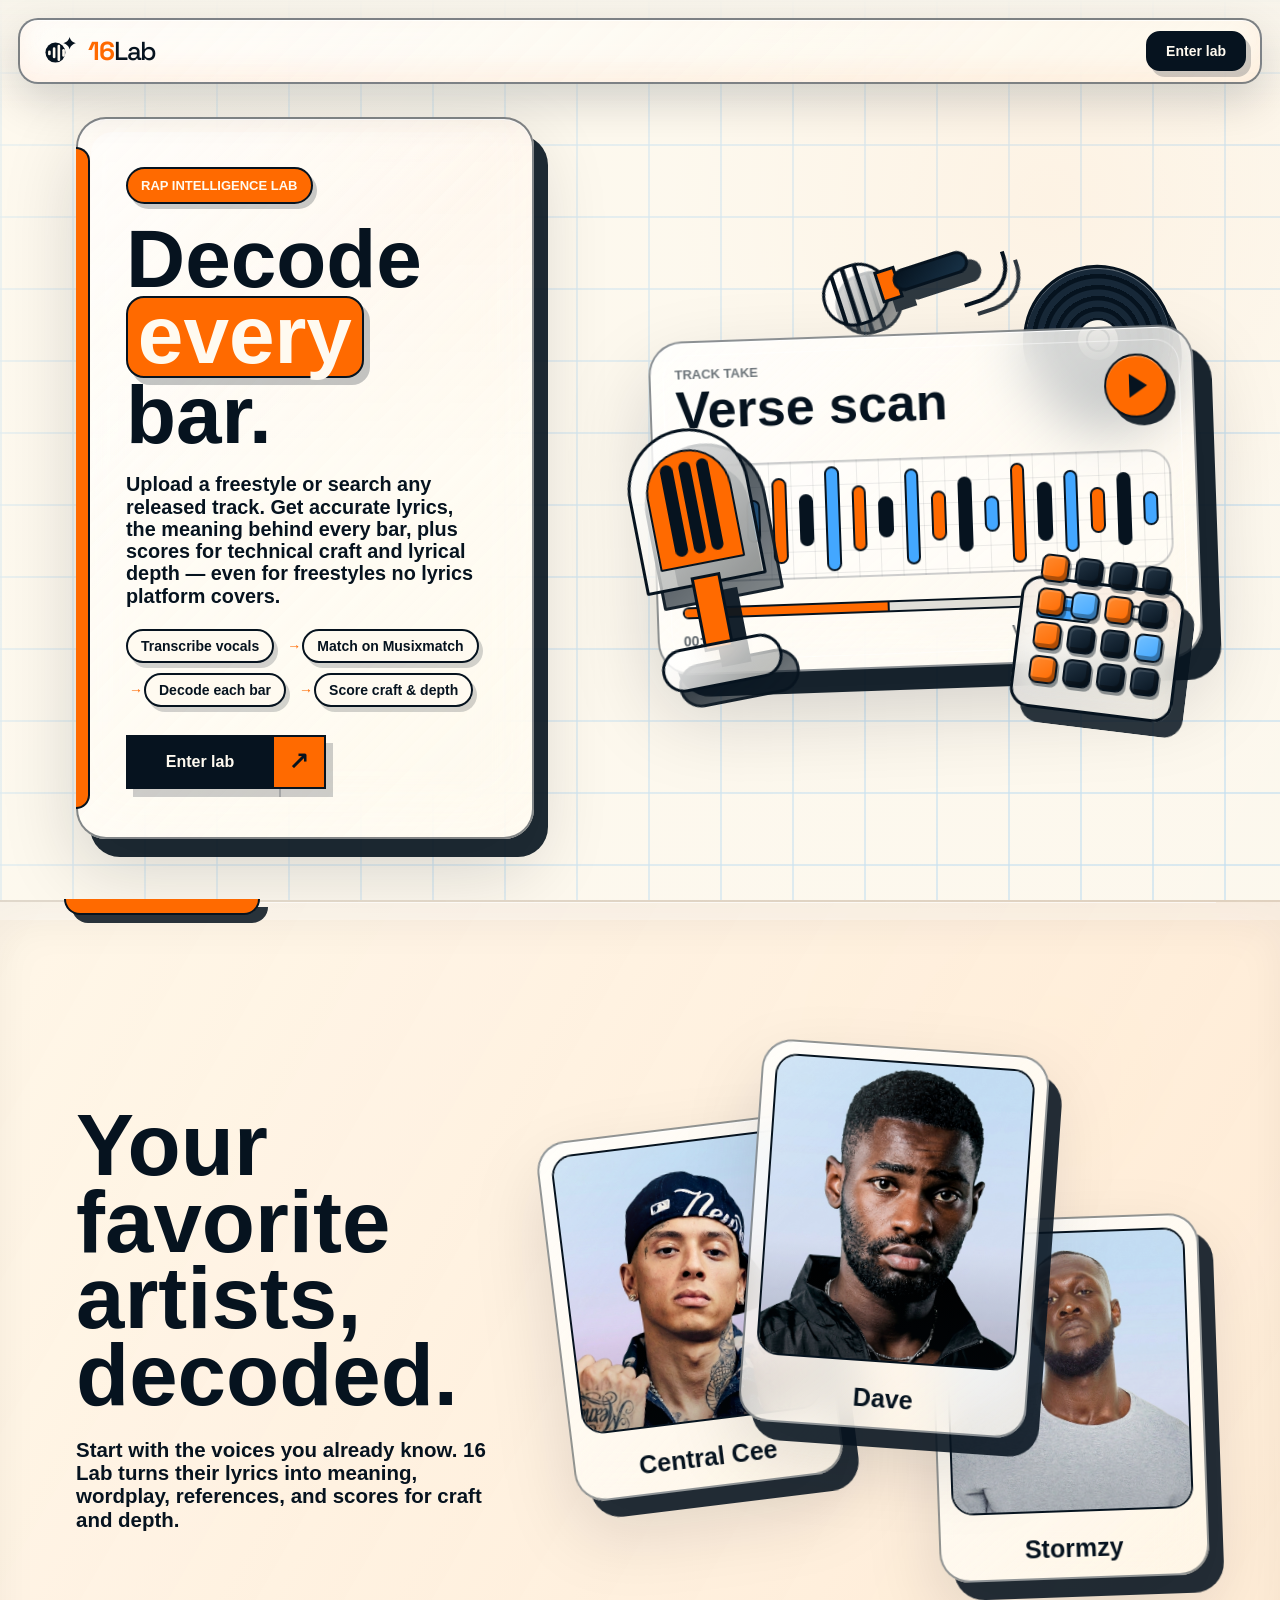
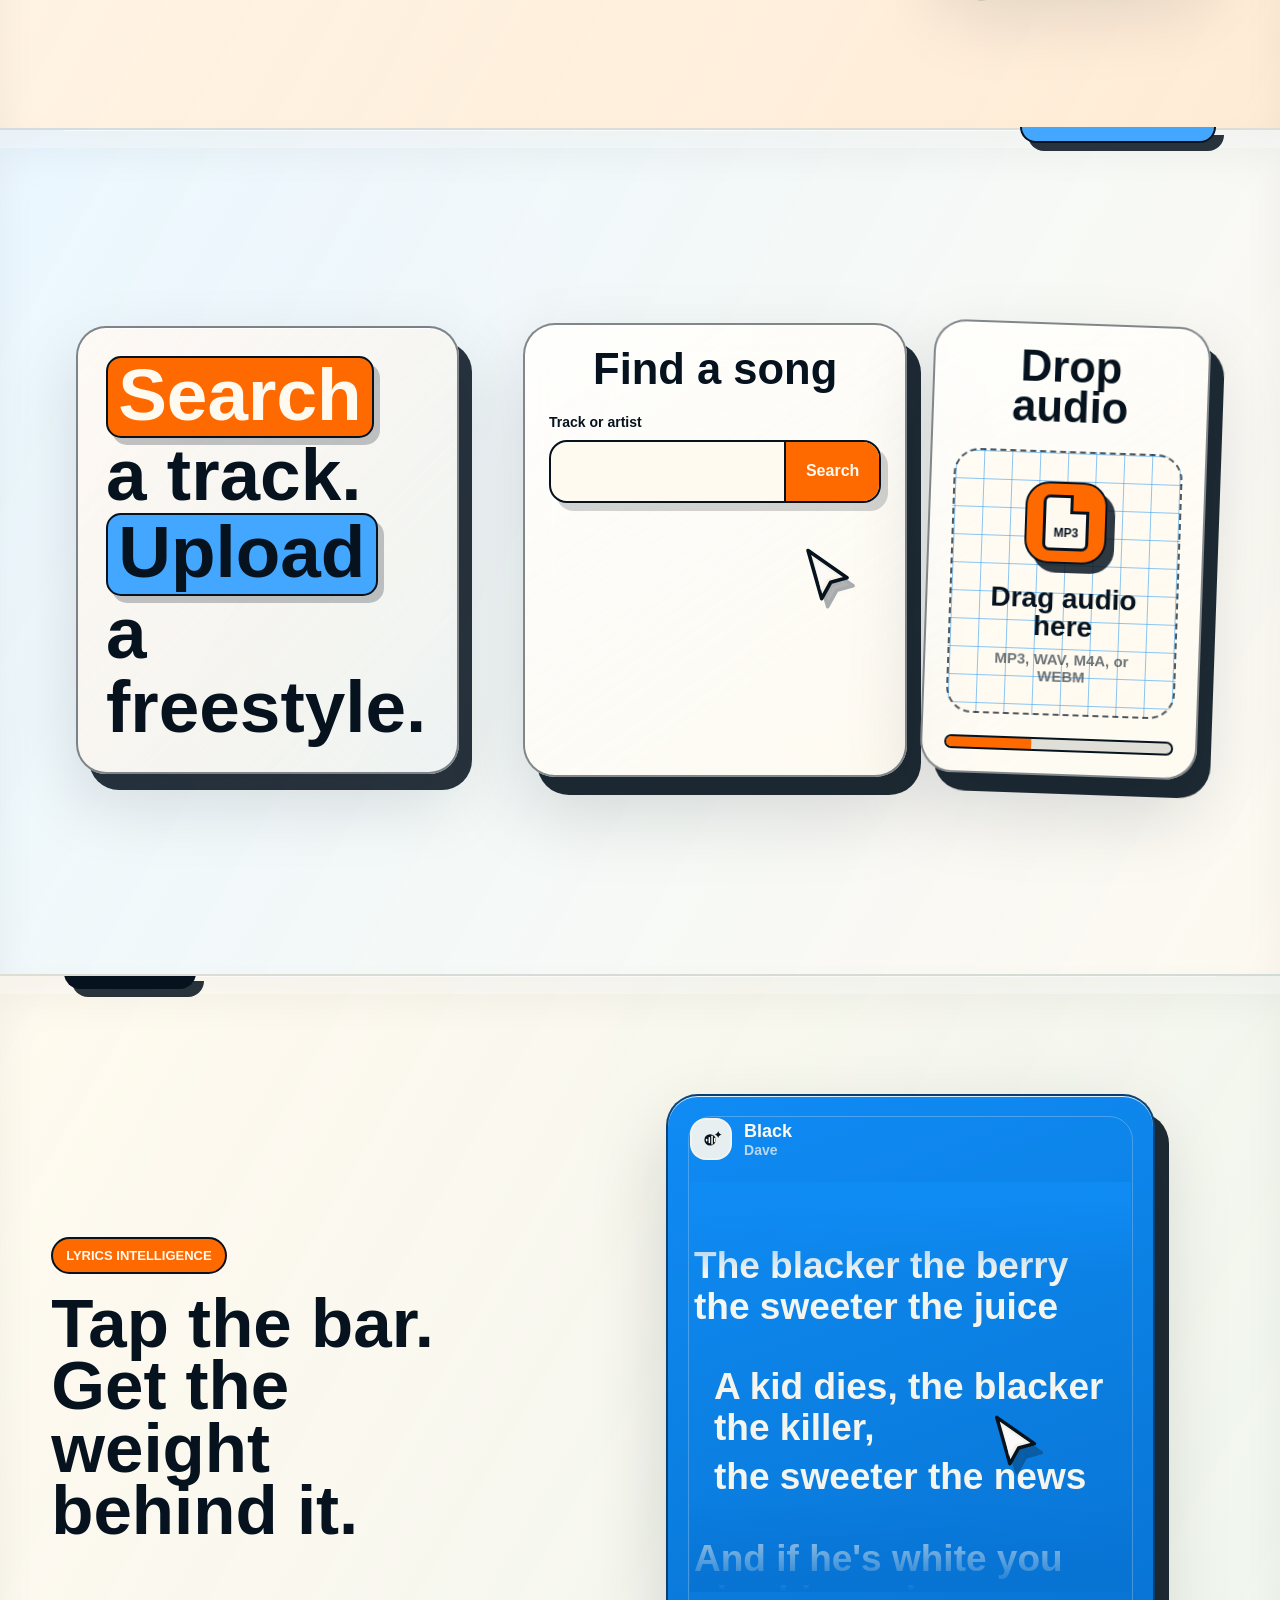
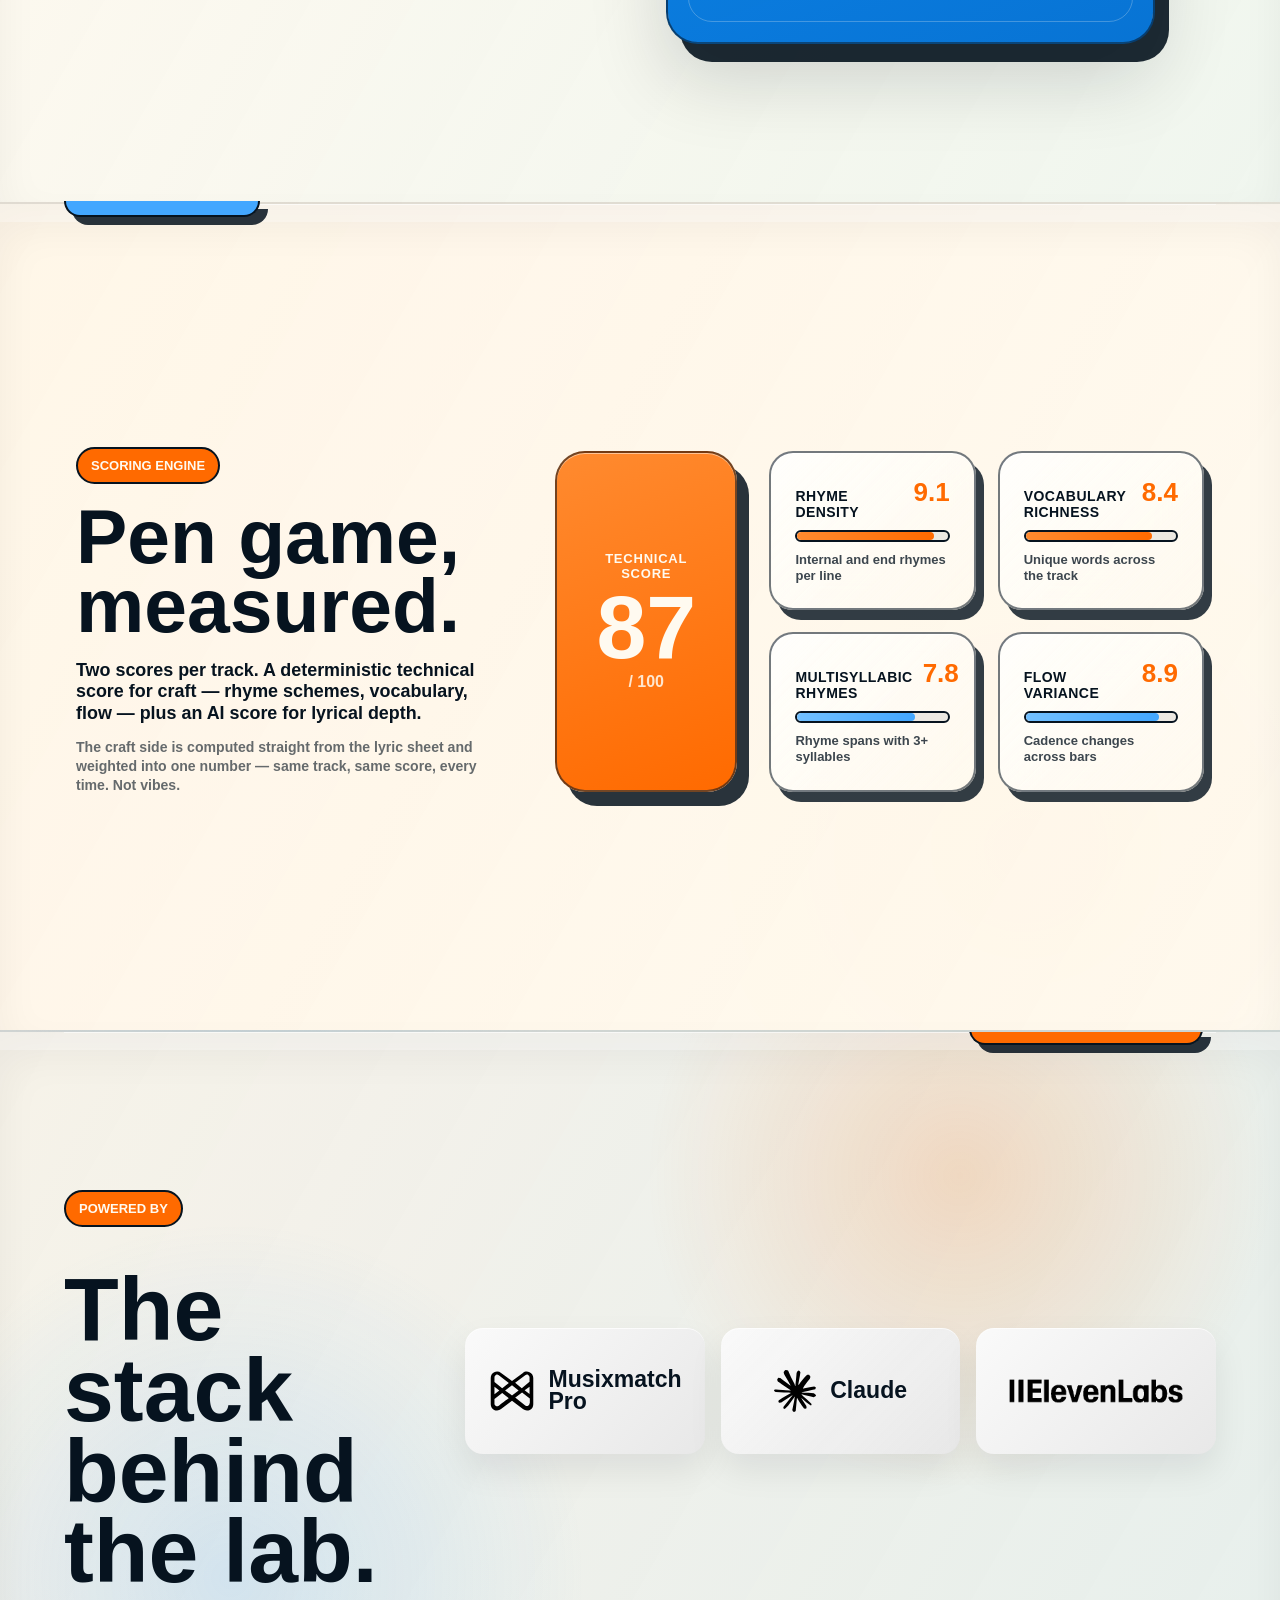
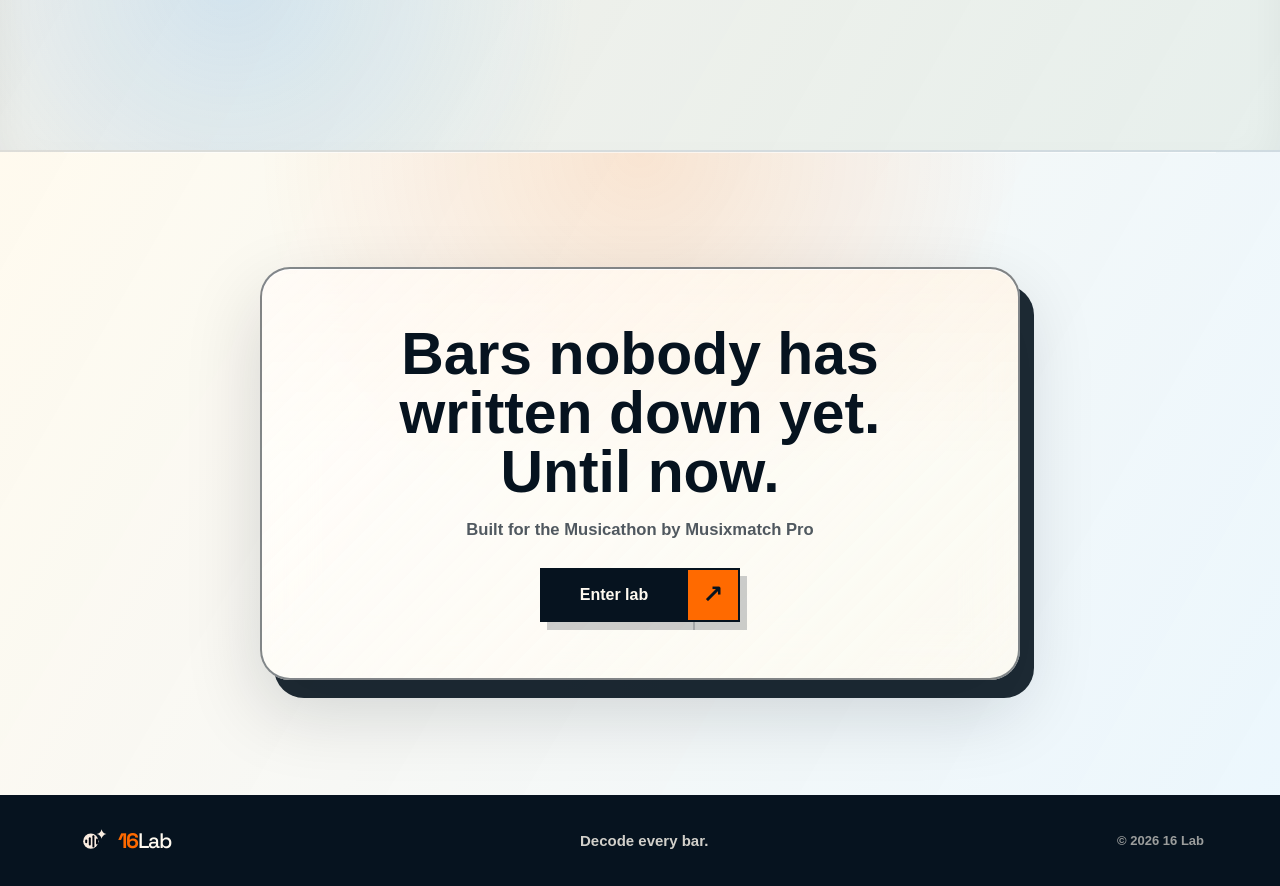
<file: index.html>
<!doctype html>
<html lang="en">
  <head>
    <meta charset="utf-8" />
    <meta name="viewport" content="width=device-width, initial-scale=1" />
    <title>16 Lab - Decode every bar</title>
    <meta
      name="description"
      content="16 Lab is a rap intelligence lab. Upload a freestyle or search any released track, get accurate lyrics, tap any bar for its meaning and wordplay, and see scores for craft and depth."
    />
    <meta property="og:title" content="16 Lab - Decode every bar" />
    <meta
      property="og:description"
      content="Lyrics, meaning, wordplay, and scores for craft and depth &mdash; including freestyles no lyrics platform covers."
    />
    <meta property="og:type" content="website" />
    <link rel="icon" type="image/svg+xml" href="./assets/16-lab-logo.svg" />
    <link rel="preconnect" href="https://fonts.googleapis.com" />
    <link rel="preconnect" href="https://fonts.gstatic.com" crossorigin />
    <link
      href="https://fonts.googleapis.com/css2?family=Space+Grotesk:wght@500;700&display=swap"
      rel="stylesheet"
    />
    <link rel="stylesheet" href="./styles.css?v=202606181205" />
    <meta property="og:url" content="https://16labs.xyz/" />
    <meta property="og:image" content="https://16labs.xyz/assets/og-card.png" />
    <meta property="og:image:width" content="1200" />
    <meta property="og:image:height" content="630" />
    <meta name="twitter:card" content="summary_large_image" />
    <meta name="twitter:title" content="16 Lab — Decode every bar" />
    <meta name="twitter:description" content="Lyrics, meaning, wordplay, and scores for craft and depth — including freestyles no lyrics platform covers." />
    <meta name="twitter:image" content="https://16labs.xyz/assets/og-card.png" />
  </head>
  <body>
    <main class="site-shell">
      <header class="topbar" aria-label="Site header">
        <div class="brand">
          <img src="./assets/16-lab-logo.svg" alt="16 Lab" />
          <span><strong>16</strong>Lab</span>
        </div>

        <a class="topbar-cta" href="/lab">Enter lab</a>
      </header>

      <section class="hero" aria-label="16 Lab introduction">
        <div class="hero-copy">
          <span class="hero-kicker">Rap intelligence lab</span>
          <h1 class="tagline">Decode <span class="tagline-accent">every</span> bar.</h1>
          <p class="summary">
            Upload a freestyle or search any released track. Get accurate
            lyrics, the meaning behind every bar, plus scores for technical craft and
            lyrical depth &mdash; even for freestyles no lyrics platform covers.
          </p>

          <ul class="hero-pipeline" aria-label="How it works">
            <li>Transcribe vocals</li>
            <li>Match on Musixmatch</li>
            <li>Decode each bar</li>
            <li>Score craft &amp; depth</li>
          </ul>

          <div class="hero-actions" aria-label="Primary actions">
            <a class="primary-action" href="/lab">Enter lab</a>
            <a class="icon-action" href="/lab" aria-label="Open lab">
              <span aria-hidden="true">&#8599;</span>
            </a>
          </div>
        </div>

        <div class="hero-art" id="preview" aria-label="16 Lab visual preview">
          <div class="art-stage">
            <article class="audio-card" aria-label="Audio analysis preview">
              <div class="audio-card-top">
                <div>
                  <span class="audio-kicker">Track take</span>
                  <strong>Verse scan</strong>
                </div>
                <button class="play-button" aria-label="Play preview">
                  <span></span>
                </button>
              </div>

              <div class="waveform" aria-hidden="true">
                <span style="--h: 28%"></span>
                <span style="--h: 54%"></span>
                <span style="--h: 38%"></span>
                <span style="--h: 76%"></span>
                <span style="--h: 46%"></span>
                <span style="--h: 92%"></span>
                <span style="--h: 58%"></span>
                <span style="--h: 36%"></span>
                <span style="--h: 84%"></span>
                <span style="--h: 44%"></span>
                <span style="--h: 66%"></span>
                <span style="--h: 32%"></span>
                <span style="--h: 88%"></span>
                <span style="--h: 52%"></span>
                <span style="--h: 72%"></span>
                <span style="--h: 40%"></span>
                <span style="--h: 64%"></span>
                <span style="--h: 30%"></span>
              </div>

              <div class="progress-rail" aria-hidden="true">
                <span></span>
              </div>

              <div class="audio-card-bottom">
                <span>00:16</span>
                <span>vocals transcribed</span>
              </div>
            </article>

            <div class="mic-figure" aria-hidden="true">
              <div class="mic-head">
                <span></span>
                <span></span>
                <span></span>
              </div>
              <div class="mic-neck"></div>
              <div class="mic-base"></div>
            </div>

            <div class="vinyl-disc" aria-hidden="true">
              <span></span>
            </div>
            <div class="stage-mic" aria-hidden="true">
              <span class="stage-mic-grille"></span>
              <span class="stage-mic-band"></span>
              <span class="stage-mic-handle"></span>
              <span class="stage-mic-cable"></span>
            </div>
            <div class="mpc-pad" aria-hidden="true">
              <div class="mpc-screen"></div>
              <div class="mpc-knobs">
                <span></span><span></span><span></span>
              </div>
              <div class="mpc-grid">
                <span></span><span></span><span></span><span></span>
                <span></span><span></span><span></span><span></span>
                <span></span><span></span><span></span><span></span>
                <span></span><span></span><span></span><span></span>
              </div>
            </div>
          </div>
        </div>
      </section>

      <section class="artists-section" id="artists" aria-label="Featured artists">
        <div class="artists-copy">
          <h2>Your favorite artists, decoded.</h2>
          <p>
            Start with the voices you already know. 16 Lab turns their lyrics
            into meaning, wordplay, references, and scores for craft and depth.
          </p>
        </div>

        <div class="artist-wall">
          <a class="artist-frame frame-dave" href="/results?q=Dave">
            <div class="portrait-wrap">
              <img src="./assets/artists/dave.png" alt="Dave portrait" />
            </div>
            <div class="artist-meta">
              <strong>Dave</strong>
            </div>
          </a>

          <a class="artist-frame frame-central" href="/results?q=Central+Cee">
            <div class="portrait-wrap">
              <img src="./assets/artists/central-cee.png" alt="Central Cee portrait" />
            </div>
            <div class="artist-meta">
              <strong>Central Cee</strong>
            </div>
          </a>

          <a class="artist-frame frame-stormzy" href="/results?q=Stormzy">
            <div class="portrait-wrap">
              <img src="./assets/artists/stormzy.png" alt="Stormzy portrait" />
            </div>
            <div class="artist-meta">
              <strong>Stormzy</strong>
            </div>
          </a>
        </div>
      </section>

      <section class="upload-flow-section" id="analyze" aria-label="Search or upload">
        <div class="demo-copy">
          <div class="headline-box">
            <h2>
              <span class="headline-chip search-chip">Search</span> a track.
              <span class="headline-chip upload-chip">Upload</span> a freestyle.
            </h2>
          </div>
        </div>

        <div class="input-lab">
          <article class="search-panel" aria-label="Search track">
            <div class="panel-head">
              <strong>Find a song</strong>
            </div>

            <label class="search-box">
              <span>Track or artist</span>
              <div class="search-field">
                <div class="typed-search" aria-label="Search track">
                  <span>Dave - Starlight</span>
                </div>
                <button type="button">Search</button>
              </div>
            </label>

            <div class="search-loading" aria-hidden="true">
              <span></span>
              <span></span>
              <span></span>
            </div>

            <article class="track-result" aria-label="Dave Starlight result">
              <img src="./assets/tracks/starlight-cover.jpg" alt="Starlight cover art" />
              <div class="track-info">
                <span class="result-label">Top match</span>
                <strong>Starlight</strong>
                <p>Dave · single</p>
                <div class="scan-state">
                  <span></span>
                  <small>preparing scan</small>
                </div>
              </div>
              <button type="button" aria-label="Select Starlight">
                <span></span>
              </button>
            </article>

            <div class="demo-cursor" aria-hidden="true">
              <span class="cursor-pulse"></span>
              <svg viewBox="0 0 64 64">
                <path class="cursor-shell" d="M10 5L53 35L35 40L25 58L10 5Z" />
                <path class="cursor-glint" d="M17 15L42 33L31 36L24 49L17 15Z" />
              </svg>
            </div>
          </article>

          <article class="upload-panel" aria-label="Upload audio">
            <div class="panel-head">
              <strong>Drop audio</strong>
            </div>

            <div class="dropzone" role="button" tabindex="0">
              <div class="upload-icon">
                <span>MP3</span>
              </div>
              <strong>Drag audio here</strong>
              <p>MP3, WAV, M4A, or WEBM</p>
            </div>

            <div class="upload-meter" aria-hidden="true">
              <span></span>
            </div>
          </article>
        </div>
      </section>

      <section class="lyrics-demo" id="decode" aria-label="Lyrics decode demo">
        <div class="decode-copy">
          <span class="section-kicker">Lyrics intelligence</span>
          <h2>Tap the bar. Get the weight behind it.</h2>
        </div>

        <div class="bar-lab" aria-label="Animated lyric analysis">
          <article class="lyric-sheet" aria-label="Black by Dave lyric excerpt">
            <div class="sheet-head">
              <img src="./assets/16-lab-logo.svg" alt="" />
              <div>
                <strong>Black</strong>
                <span>Dave</span>
              </div>
            </div>

            <div class="lyric-window">
              <div class="lyric-track">
                <p class="context-line">The blacker the berry the sweeter the juice</p>
                <button class="target-bar" type="button">
                  <span>A kid dies, the blacker the killer,</span>
                  <strong>the sweeter the news</strong>
                </button>
                <p>And if he's white you give him a chance</p>
                <p>He's ill and confused</p>
                <p>If he's black he's probably armed</p>
                <p>You see him and shoot</p>
                <p class="muted-line">Look, black is growin' up around the barbershop</p>
              </div>
            </div>

            <div class="bar-action" aria-hidden="true">
              <img src="./assets/16-lab-logo.svg" alt="" />
              <span>Decode bar</span>
            </div>

            <div class="lyrics-cursor" aria-hidden="true">
              <span class="lyric-cursor-pulse"></span>
              <svg viewBox="0 0 64 64">
                <path class="lyric-cursor-shell" d="M10 5L53 35L35 40L25 58L10 5Z" />
                <path class="lyric-cursor-glint" d="M17 15L42 33L31 36L24 49L17 15Z" />
              </svg>
            </div>
          </article>

          <article class="decode-card" aria-label="16 Lab lyric decode">
            <div class="decode-head">
              <img src="./assets/16-lab-logo.svg" alt="" />
              <span>16 Lab decode</span>
            </div>

            <div class="decode-body">
              <div class="meaning-block">
                <span class="decode-label">Meaning</span>
                <p>
                  Dave flips "the blacker the berry" into a line about media
                  bias. A Black killer makes the tragedy feel more clickable,
                  while whiteness gets softened into excuses like illness or
                  confusion.
                </p>
              </div>

              <div class="context-grid">
                <span>Race</span>
                <span>media framing</span>
                <span>public sympathy</span>
              </div>
            </div>
          </a>
        </div>
      </section>

      <section class="scores-section" id="scores" aria-label="Lyrical scoring engine">
        <div class="scores-copy">
          <span class="section-kicker">Scoring engine</span>
          <h2>Pen game, measured.</h2>
          <p>
            Two scores per track. A deterministic technical score for craft &mdash;
            rhyme schemes, vocabulary, flow &mdash; plus an AI score for lyrical depth.
          </p>
          <p class="scores-method">
            The craft side is computed straight from the lyric sheet and weighted into
            one number &mdash; same track, same score, every time. Not vibes.
          </p>
        </div>

        <div class="score-board" aria-label="Example track metrics">
          <div class="score-overall">
            <span class="score-overall-label">Technical score</span>
            <strong>87</strong>
            <span class="score-overall-scale">/ 100</span>
          </div>

          <ul class="score-metrics">
            <li>
              <div class="metric-head">
                <span>Rhyme density</span>
                <strong>9.1</strong>
              </div>
              <div class="metric-rail"><span style="--w: 91%"></span></div>
              <p>Internal and end rhymes per line</p>
            </li>
            <li>
              <div class="metric-head">
                <span>Vocabulary richness</span>
                <strong>8.4</strong>
              </div>
              <div class="metric-rail"><span style="--w: 84%"></span></div>
              <p>Unique words across the track</p>
            </li>
            <li>
              <div class="metric-head">
                <span>Multisyllabic rhymes</span>
                <strong>7.8</strong>
              </div>
              <div class="metric-rail metric-rail-blue"><span style="--w: 78%"></span></div>
              <p>Rhyme spans with 3+ syllables</p>
            </li>
            <li>
              <div class="metric-head">
                <span>Flow variance</span>
                <strong>8.9</strong>
              </div>
              <div class="metric-rail metric-rail-blue"><span style="--w: 89%"></span></div>
              <p>Cadence changes across bars</p>
            </li>
          </ul>
        </div>
      </section>

      <section class="powered-section" id="stack" aria-label="Powered by integrations">
        <div class="powered-copy">
          <span class="section-kicker">Powered by</span>
          <h2>The stack behind the lab.</h2>
        </div>

        <div class="powered-float" aria-label="16 Lab integration logos">
          <article class="power-logo power-logo-musixmatch">
            <img src="./assets/partners/musixmatch-icon.svg" alt="Musixmatch Pro" />
            <span>Musixmatch Pro</span>
          </article>
          <article class="power-logo power-logo-claude">
            <img src="./assets/partners/si-claude.svg" alt="Claude" />
            <span>Claude</span>
          </article>
          <article class="power-logo power-logo-eleven">
            <img src="./assets/partners/elevenlabs-mono.png" alt="ElevenLabs" />
          </article>

        </div>
      </section>

      <section class="closing-section" aria-label="Call to action">
        <div class="closing-card">
          <h2>Bars nobody has written down yet.<br />Until now.</h2>
          <p>
            Built for the Musicathon by Musixmatch Pro
          </p>
          <div class="hero-actions" aria-label="Closing actions">
            <a class="primary-action" href="/lab">Enter lab</a>
            <a class="icon-action" href="/lab" aria-label="Open lab">
              <span aria-hidden="true">&#8599;</span>
            </a>
          </div>
        </div>
      </section>

      <footer class="site-footer" aria-label="Site footer">
        <div class="footer-brand">
          <img src="./assets/16-lab-logo.svg" alt="" />
          <span><strong>16</strong>Lab</span>
        </div>
        <p>Decode every bar.</p>
        <span class="footer-note">&copy; 2026 16 Lab</span>
      </footer>
    </main>
  </body>
</html>
</file>
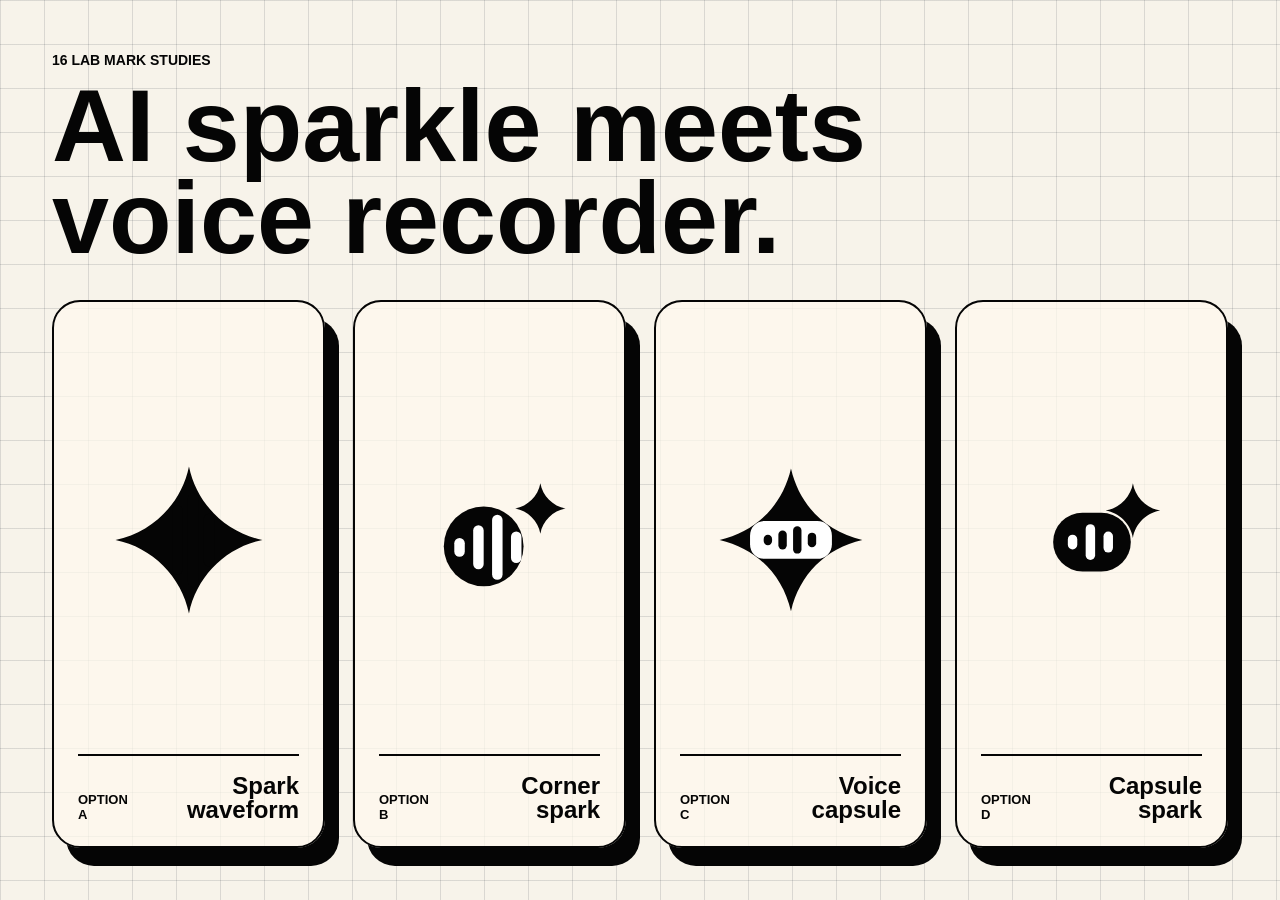
<file: logo.html>
<!doctype html>
<html lang="en">
  <head>
    <meta charset="utf-8" />
    <meta name="viewport" content="width=device-width, initial-scale=1" />
    <title>16 Lab Logo Explorations</title>
    <link rel="stylesheet" href="./logo.css" />
  </head>
  <body>
    <main class="logo-page">
      <section class="intro">
        <p>16 Lab mark studies</p>
        <h1>AI sparkle meets voice recorder.</h1>
      </section>

      <section class="logo-grid" aria-label="Logo options">
        <article class="logo-card">
          <div class="logo-mark">
            <svg viewBox="0 0 160 160" role="img" aria-label="16 Lab logo option one">
              <path d="M80 10C87 45 115 73 150 80C115 87 87 115 80 150C73 115 45 87 10 80C45 73 73 45 80 10Z" />
              <rect x="64" y="47" width="10" height="66" rx="5" />
              <rect x="79" y="35" width="10" height="90" rx="5" />
              <rect x="94" y="55" width="10" height="50" rx="5" />
            </svg>
          </div>
          <div class="logo-label">
            <span>Option A</span>
            <strong>Spark waveform</strong>
          </div>
        </article>

        <article class="logo-card">
          <div class="logo-mark">
            <svg viewBox="0 0 160 160" role="img" aria-label="16 Lab logo option two">
              <circle cx="74" cy="86" r="38" />
              <rect x="46" y="78" width="10" height="18" rx="5" fill="#fff" />
              <rect x="64" y="66" width="10" height="42" rx="5" fill="#fff" />
              <rect x="82" y="56" width="10" height="62" rx="5" fill="#fff" />
              <rect x="100" y="72" width="10" height="30" rx="5" fill="#fff" />
              <path d="M128 26C130 38 140 48 152 50C140 52 130 62 128 74C126 62 116 52 104 50C116 48 126 38 128 26Z" />
            </svg>
          </div>
          <div class="logo-label">
            <span>Option B</span>
            <strong>Corner spark</strong>
          </div>
        </article>

        <article class="logo-card">
          <div class="logo-mark">
            <svg viewBox="0 0 160 160" role="img" aria-label="16 Lab logo option three">
              <path d="M80 12C88 47 113 72 148 80C113 88 88 113 80 148C72 113 47 88 12 80C47 72 72 47 80 12Z" />
              <path d="M55 62H105C113 62 119 68 119 76V84C119 92 113 98 105 98H55C47 98 41 92 41 84V76C41 68 47 62 55 62Z" fill="#fff" />
              <rect x="54" y="75" width="8" height="10" rx="4" />
              <rect x="68" y="71" width="8" height="18" rx="4" />
              <rect x="82" y="67" width="8" height="26" rx="4" />
              <rect x="96" y="73" width="8" height="14" rx="4" />
            </svg>
          </div>
          <div class="logo-label">
            <span>Option C</span>
            <strong>Voice capsule</strong>
          </div>
        </article>

        <article class="logo-card">
          <div class="logo-mark">
            <svg viewBox="0 0 160 160" role="img" aria-label="16 Lab logo option four">
              <rect x="43" y="54" width="74" height="56" rx="28" />
              <rect x="57" y="75" width="9" height="14" rx="4.5" fill="#fff" />
              <rect x="74" y="65" width="9" height="34" rx="4.5" fill="#fff" />
              <rect x="91" y="72" width="9" height="20" rx="4.5" fill="#fff" />
              <path d="M119 26C121 39 132 50 145 52C132 54 121 65 119 78C117 65 106 54 93 52C106 50 117 39 119 26Z" />
            </svg>
          </div>
          <div class="logo-label">
            <span>Option D</span>
            <strong>Capsule spark</strong>
          </div>
        </article>
      </section>
    </main>
  </body>
</html>
</file>
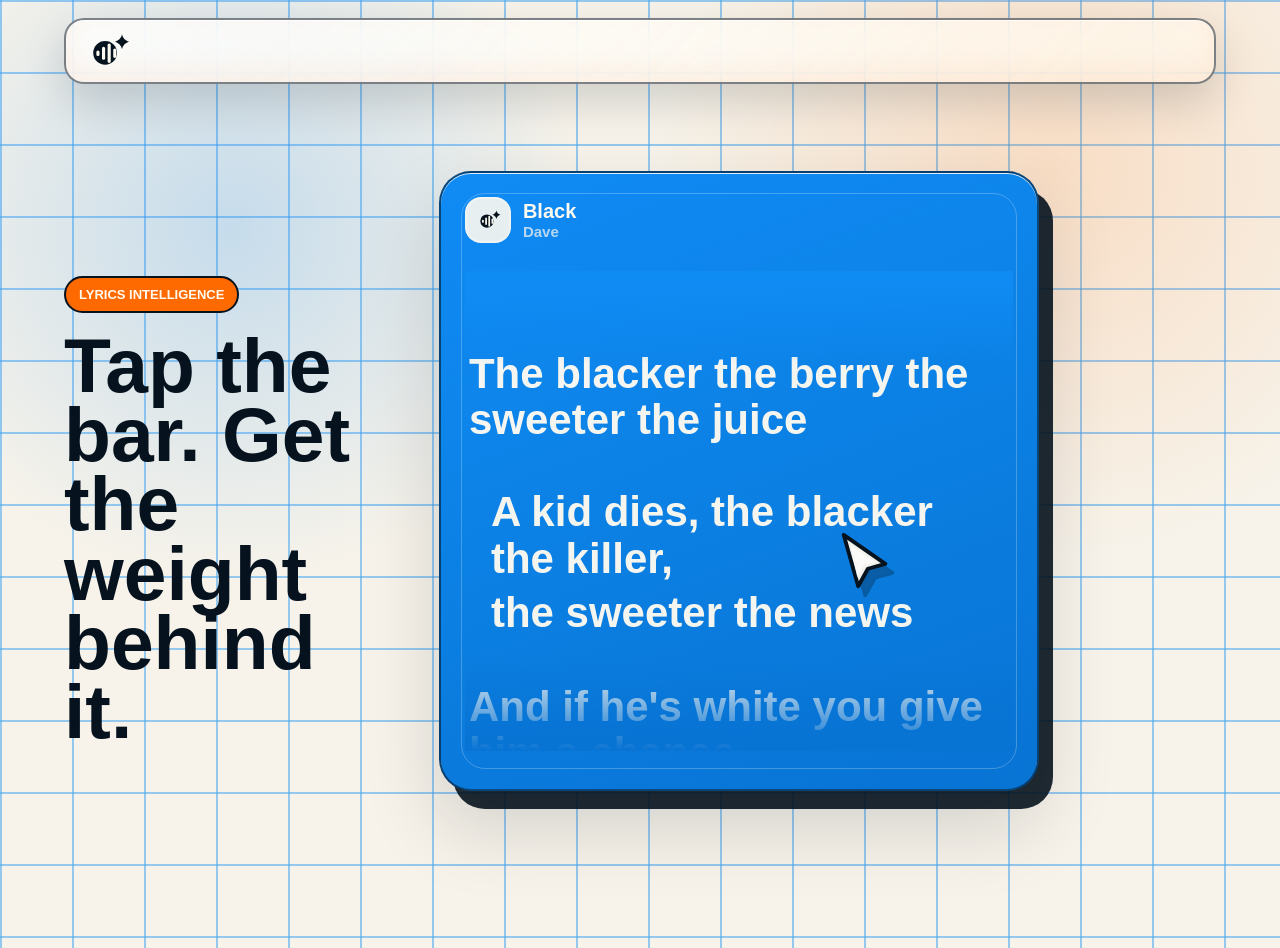
<file: lyrics-demo.html>
<!doctype html>
<html lang="en">
  <head>
    <meta charset="utf-8" />
    <meta name="viewport" content="width=device-width, initial-scale=1" />
    <title>16 Lab - Lyrics Decode Demo</title>
    <link rel="stylesheet" href="./lyrics-demo.css" />
  </head>
  <body>
    <main class="lyrics-page">
      <header class="demo-nav">
        <img src="./assets/16-lab-logo.svg" alt="16 Lab" />
      </header>

      <section class="lyrics-demo" aria-label="Lyrics decode demo">
        <div class="decode-copy">
          <span class="section-kicker">Lyrics intelligence</span>
          <h1>Tap the bar. Get the weight behind it.</h1>
        </div>

        <div class="bar-lab" aria-label="Animated lyric analysis">
          <article class="lyric-sheet" aria-label="Black by Dave lyric excerpt">
            <div class="sheet-head">
              <img src="./assets/16-lab-logo.svg" alt="" />
              <div>
                <strong>Black</strong>
                <span>Dave</span>
              </div>
            </div>

            <div class="lyric-window">
              <div class="lyric-track">
                <p class="context-line">The blacker the berry the sweeter the juice</p>
                <button class="target-bar" type="button">
                  <span>A kid dies, the blacker the killer,</span>
                  <strong>the sweeter the news</strong>
                </button>
                <p>And if he's white you give him a chance</p>
                <p>He's ill and confused</p>
                <p>If he's black he's probably armed</p>
                <p>You see him and shoot</p>
                <p class="muted-line">Look, black is growin' up around the barbershop</p>
              </div>
            </div>

            <div class="bar-action" aria-hidden="true">
              <img src="./assets/16-lab-logo.svg" alt="" />
              <span>Decode bar</span>
            </div>

            <div class="lyrics-cursor" aria-hidden="true">
              <span class="cursor-pulse"></span>
              <svg viewBox="0 0 64 64">
                <path class="cursor-shell" d="M10 5L53 35L35 40L25 58L10 5Z" />
                <path class="cursor-glint" d="M17 15L42 33L31 36L24 49L17 15Z" />
              </svg>
            </div>
          </article>

          <article class="decode-card" aria-label="16 Lab lyric decode">
            <div class="decode-head">
              <img src="./assets/16-lab-logo.svg" alt="" />
              <span>16 Lab decode</span>
            </div>

            <div class="decode-body">
              <div class="meaning-block">
                <span class="decode-label">Meaning</span>
                <p>
                  Dave flips "the blacker the berry" into a line about media
                  bias. A Black killer makes the tragedy feel more clickable,
                  while whiteness gets softened into excuses like illness or
                  confusion.
                </p>
              </div>

              <div class="context-grid">
                <span>Race</span>
                <span>media framing</span>
                <span>public sympathy</span>
              </div>
            </div>
          </article>
        </div>
      </section>
    </main>
  </body>
</html>
</file>
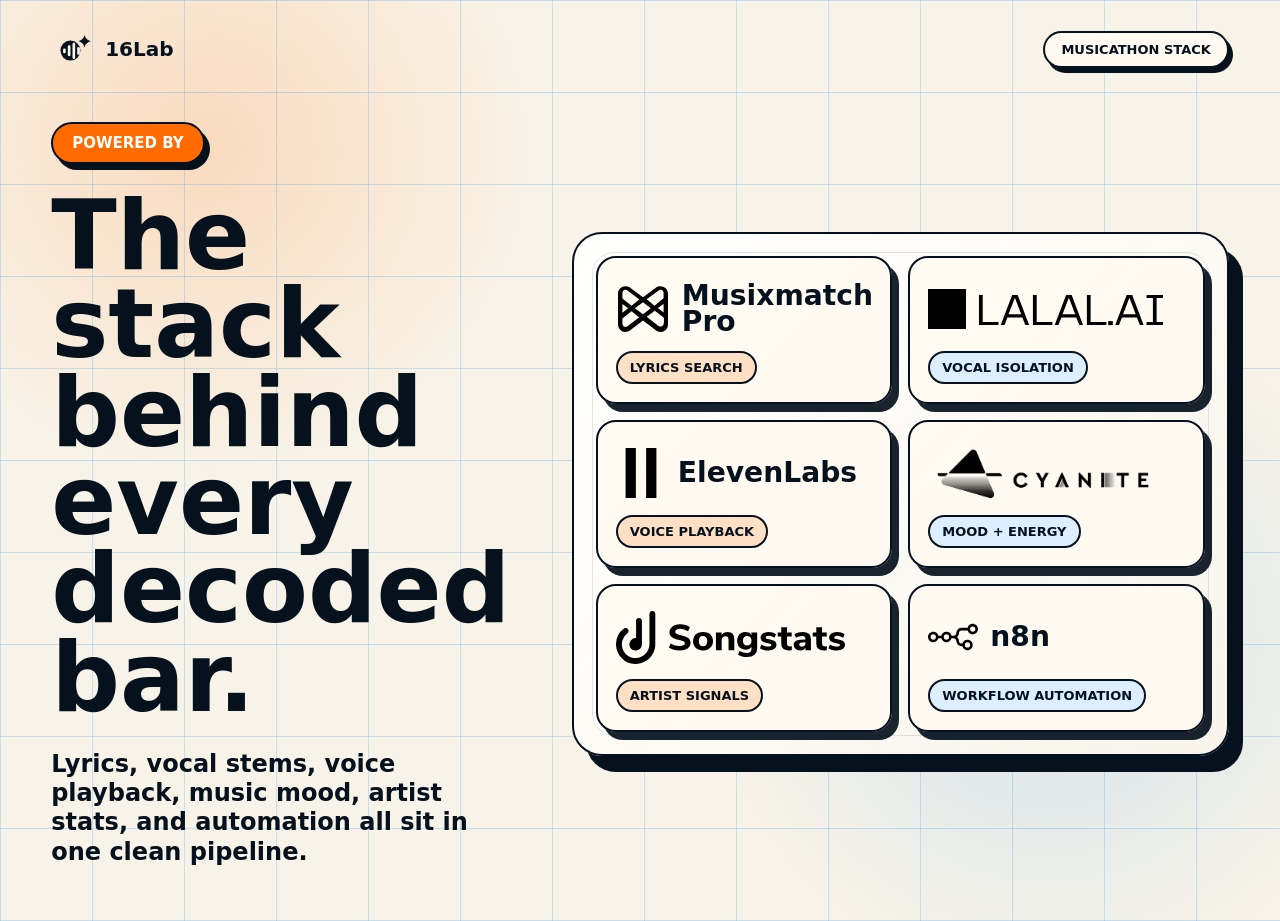
<file: powered-demo.html>
<!DOCTYPE html>
<html lang="en">
  <head>
    <meta charset="UTF-8" />
    <meta name="viewport" content="width=device-width, initial-scale=1.0" />
    <title>16Lab - Powered by</title>
    <link rel="stylesheet" href="powered-demo.css" />
  </head>
  <body>
    <main class="powered-page">
      <nav class="topbar" aria-label="16Lab">
        <a class="brand" href="./index.html" aria-label="16Lab home">
          <img src="./assets/16-lab-logo.svg" alt="" />
          <span>16Lab</span>
        </a>
        <span class="nav-pill">Musicathon stack</span>
      </nav>

      <section class="powered-hero" aria-labelledby="powered-title">
        <div class="copy">
          <p class="eyebrow">Powered by</p>
          <h1 id="powered-title">The stack behind every decoded bar.</h1>
          <p class="intro">
            Lyrics, vocal stems, voice playback, music mood, artist stats, and automation all sit in one clean pipeline.
          </p>
        </div>

        <div class="stack-panel" aria-label="16Lab integration partners">
          <article class="partner-card partner-card--wide">
            <div class="logo-row musixmatch-logo">
              <img src="./assets/partners/musixmatch-icon.svg" alt="Musixmatch Pro" />
              <strong>Musixmatch Pro</strong>
            </div>
            <span>lyrics search</span>
          </article>

          <article class="partner-card">
            <div class="logo-row lalal-logo">
              <img src="./assets/partners/lalal-mark-black.svg" alt="" />
              <img src="./assets/partners/lalal-word-black.svg" alt="LALAL.AI" />
            </div>
            <span>vocal isolation</span>
          </article>

          <article class="partner-card">
            <div class="logo-row eleven-logo">
              <img src="./assets/partners/si-elevenlabs.svg" alt="ElevenLabs" />
              <strong>ElevenLabs</strong>
            </div>
            <span>voice playback</span>
          </article>

          <article class="partner-card">
            <div class="logo-row cyanite-logo">
              <img src="./assets/partners/cyanite-logo-black-full.png" alt="Cyanite" />
            </div>
            <span>mood + energy</span>
          </article>

          <article class="partner-card">
            <div class="logo-row songstats-logo">
              <img src="./assets/partners/songstats.svg" alt="Songstats" />
            </div>
            <span>artist signals</span>
          </article>

          <article class="partner-card">
            <div class="logo-row n8n-logo">
              <img src="./assets/partners/si-n8n.svg" alt="n8n" />
              <strong>n8n</strong>
            </div>
            <span>workflow automation</span>
          </article>
        </div>
      </section>
    </main>
  </body>
</html>
</file>
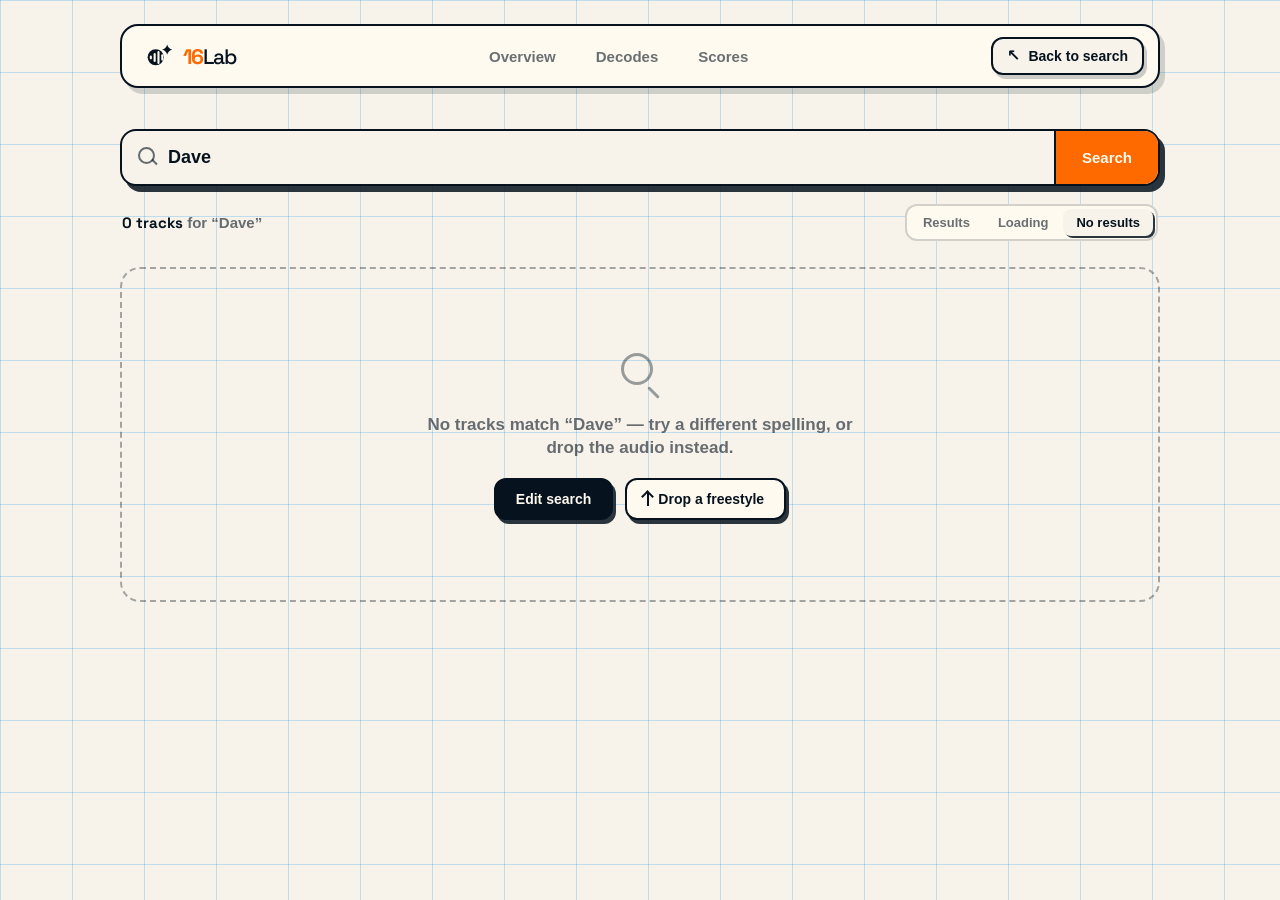
<file: results.html>
<!doctype html>
<html lang="en">
  <head>
    <meta charset="utf-8" />
    <meta name="viewport" content="width=device-width, initial-scale=1" />
    <title>16 Lab — Search results</title>
    <meta name="description" content="Search results for any track, artist, or freestyle. Pick a track to decode it bar by bar." />
    <link rel="icon" type="image/svg+xml" href="./assets/16-lab-logo.svg" />
    <link rel="preconnect" href="https://fonts.googleapis.com" />
    <link rel="preconnect" href="https://fonts.gstatic.com" crossorigin />
    <link
      href="https://fonts.googleapis.com/css2?family=Space+Grotesk:wght@500;700&display=swap"
      rel="stylesheet"
    />
    <link rel="stylesheet" href="./lab.css?v=202606172150" />
    <meta property="og:title" content="16 Lab — Search results" />
    <meta property="og:description" content="Search results for any track, artist, or freestyle. Pick a track to decode it bar by bar." />
    <meta property="og:type" content="website" />
    <meta property="og:url" content="https://16labs.xyz/results" />
    <meta property="og:image" content="https://16labs.xyz/assets/og-card.png" />
    <meta property="og:image:width" content="1200" />
    <meta property="og:image:height" content="630" />
    <meta name="twitter:card" content="summary_large_image" />
    <meta name="twitter:title" content="16 Lab — Search results" />
    <meta name="twitter:description" content="Search results for any track, artist, or freestyle. Pick a track to decode it bar by bar." />
    <meta name="twitter:image" content="https://16labs.xyz/assets/og-card.png" />
  </head>
  <body>
    <div class="lab-shell" data-screen-label="Search results">
      <header class="lab-topbar" aria-label="App header">
        <a class="brand" href="/">
          <img src="./assets/16-lab-logo.svg" alt="16 Lab" />
          <span><strong>16</strong>Lab</span>
        </a>

        <nav class="lab-nav" aria-label="App navigation">
          <a href="/lab">Overview</a>
          <a href="/decodes">Decodes</a>
          <a href="/scores">Scores</a>
        </nav>

        <a class="back-link" href="/lab">
          <span aria-hidden="true">&#8598;</span>
          Back to search
        </a>
      </header>

      <main class="lab-main results-main">
        <section class="results-section" aria-label="Search results">
          <form class="results-search" id="searchForm" aria-label="Refine your search">
            <div class="search-field results-field">
              <span class="search-glyph" aria-hidden="true"></span>
              <input
                id="lab-search"
                type="search"
                value="Dave"
                placeholder="Search any track, artist, or freestyle&hellip;"
                autocomplete="off"
                aria-label="Search the catalog"
              />
              <button type="submit">Search</button>
            </div>
          </form>

          <div class="results-bar">
            <p class="results-count" id="resultsCount">
              <strong>7 tracks</strong> for &ldquo;Dave&rdquo;
            </p>
            <div class="state-switch" role="group" aria-label="Preview page state">
              <button type="button" class="state-pill is-active" data-state="results">Results</button>
              <button type="button" class="state-pill" data-state="loading">Loading</button>
              <button type="button" class="state-pill" data-state="empty">No results</button>
            </div>
          </div>

          <!-- Results list -->
          <ol class="results-list" id="resultsList">
          </ol>

          <!-- Loading skeleton -->
          <ol class="results-skeleton" id="resultsSkeleton" hidden aria-hidden="true">
            <li class="skel-row">
              <span class="skel-art"></span>
              <span class="skel-info">
                <span class="skel-line skel-line-title"></span>
                <span class="skel-line skel-line-artist"></span>
              </span>
              <span class="skel-badge"></span>
              <span class="skel-time"></span>
              <span class="skel-btn"></span>
            </li>
            <li class="skel-row">
              <span class="skel-art"></span>
              <span class="skel-info">
                <span class="skel-line skel-line-title"></span>
                <span class="skel-line skel-line-artist"></span>
              </span>
              <span class="skel-badge"></span>
              <span class="skel-time"></span>
              <span class="skel-btn"></span>
            </li>
            <li class="skel-row">
              <span class="skel-art"></span>
              <span class="skel-info">
                <span class="skel-line skel-line-title"></span>
                <span class="skel-line skel-line-artist"></span>
              </span>
              <span class="skel-badge"></span>
              <span class="skel-time"></span>
              <span class="skel-btn"></span>
            </li>
            <li class="skel-row">
              <span class="skel-art"></span>
              <span class="skel-info">
                <span class="skel-line skel-line-title"></span>
                <span class="skel-line skel-line-artist"></span>
              </span>
              <span class="skel-badge"></span>
              <span class="skel-time"></span>
              <span class="skel-btn"></span>
            </li>
            <li class="skel-row">
              <span class="skel-art"></span>
              <span class="skel-info">
                <span class="skel-line skel-line-title"></span>
                <span class="skel-line skel-line-artist"></span>
              </span>
              <span class="skel-badge"></span>
              <span class="skel-time"></span>
              <span class="skel-btn"></span>
            </li>
          </ol>

          <!-- No results -->
          <div class="results-empty" id="resultsEmpty" hidden>
            <span class="empty-glyph" aria-hidden="true"></span>
            <p class="empty-line">No tracks match &ldquo;<span id="emptyQuery">xyzzy</span>&rdquo; &mdash; try a different spelling, or drop the audio instead.</p>
            <div class="empty-actions">
              <button class="empty-action empty-action-search" type="button">Edit search</button>
              <a class="empty-action empty-action-upload" href="/lab#upload">
                <span class="up-arrow" aria-hidden="true"></span>
                Drop a freestyle
              </a>
            </div>
          </div>
        </section>
      </main>
    </div>

    <script>
      (function () {
        var list    = document.getElementById("resultsList");
        var skeleton= document.getElementById("resultsSkeleton");
        var empty   = document.getElementById("resultsEmpty");
        var count   = document.getElementById("resultsCount");
        var input   = document.getElementById("lab-search");
        var form    = document.getElementById("searchForm");
        var emptyQuery = document.getElementById("emptyQuery");
        var pills   = Array.prototype.slice.call(document.querySelectorAll(".state-pill"));

        var params = new URLSearchParams(window.location.search);
        var q = (params.get("q") || "").trim();
        if (q) input.value = q;

        function esc(s) { return String(s).replace(/&/g,"&amp;").replace(/</g,"&lt;").replace(/>/g,"&gt;"); }
        function fmt(sec) { var m=Math.floor(sec/60),s=Math.floor(sec%60); return m+":"+(s<10?"0":"")+s; }

        function show(state, n) {
          list.hidden     = state !== "results";
          skeleton.hidden = state !== "loading";
          empty.hidden    = state !== "empty";
          var qh = esc(input.value || "");
          if (state === "loading") count.innerHTML = "<strong>Searching</strong> for “" + qh + "”…";
          else if (state === "empty") { count.innerHTML = "<strong>0 tracks</strong> for “" + qh + "”"; emptyQuery.textContent = input.value || ""; }
          else count.innerHTML = "<strong>" + (n||0) + " track" + ((n||0)!==1?"s":"") + "</strong> for “" + qh + "”";
          pills.forEach(function(p){ p.classList.toggle("is-active", p.getAttribute("data-state")===state); });
        }

        function rowHTML(t) {
          var href = "/decode?id=" + encodeURIComponent(t.id);
          var art  = t.coverUrl
            ? '<span class="result-art"><img src="'+esc(t.coverUrl)+'" alt="'+esc(t.title)+' artwork" loading="lazy" /></span>'
            : '<span class="result-art cover-ph" aria-hidden="true"></span>';
          var dur  = t.durationSec ? fmt(t.durationSec) : "";
          return (
            '<li class="result-row">'+
              '<a class="result-hit" href="'+href+'" aria-label="Decode '+esc(t.title)+' by '+esc(t.artist)+'">'+
                art+
                '<span class="result-info">'+
                  '<strong class="result-title">'+esc(t.title)+'</strong>'+
                  '<span class="result-artist">'+esc(t.artist)+'</span>'+
                '</span>'+
              '</a>'+
              '<span class="result-badge">'+
                '<img src="./assets/partners/musixmatch-icon.svg" alt="" aria-hidden="true" />'+
                'Lyrics · Musixmatch'+
              '</span>'+
              (dur?'<span class="result-time">'+dur+'</span>':'')+
              '<a class="decode-btn" href="'+href+'">Decode</a>'+
            '</li>'
          );
        }

        function doSearch(query) {
          if (!query) { show("empty", 0); return; }
          show("loading");
          fetch("/api/search?q=" + encodeURIComponent(query))
            .then(function(r){ return r.ok ? r.json() : Promise.reject(r.status); })
            .then(function(data) {
              var results = data.results || [];
              if (!results.length) { show("empty", 0); return; }
              list.innerHTML = results.map(rowHTML).join("");
              show("results", results.length);
            })
            .catch(function() { show("empty", 0); });
        }

        // Dev pills (manual state preview)
        pills.forEach(function(p){ p.addEventListener("click", function(){ show(p.getAttribute("data-state")); }); });

        // Search form: navigate to results page with new query
        form.addEventListener("submit", function(e) {
          e.preventDefault();
          var newQ = (input.value || "").trim();
          if (!newQ) return;
          window.location.href = "/results?q=" + encodeURIComponent(newQ);
        });

        // Empty-state edit button
        var editBtn = document.querySelector(".empty-action-search");
        if (editBtn) editBtn.addEventListener("click", function(){ show("results"); input.focus(); input.select(); });

        // Init
        if (q) doSearch(q);
        else    show("empty", 0);
      })();
    </script>
  </body>
</html>
</file>
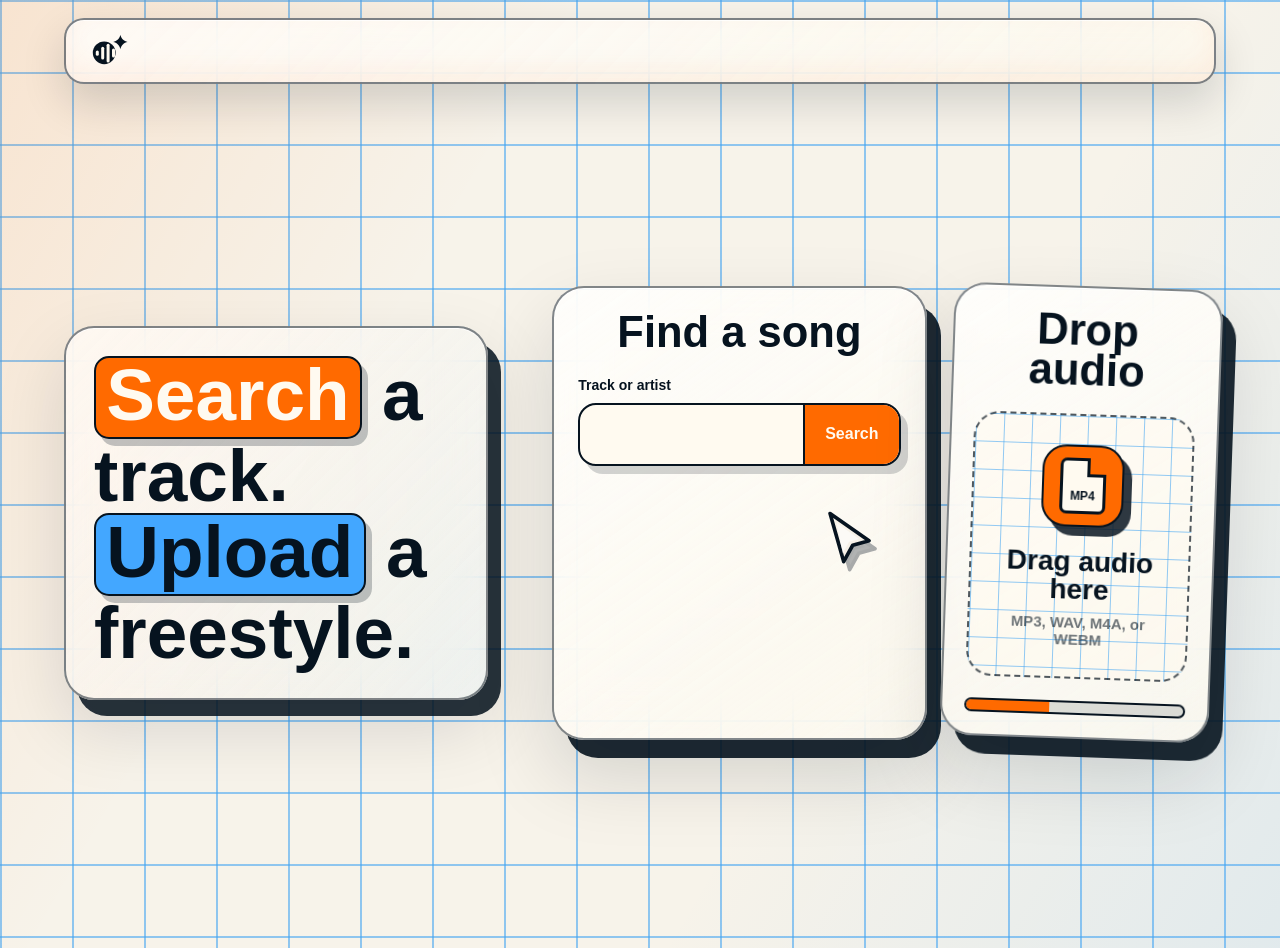
<file: upload-demo.html>
<!doctype html>
<html lang="en">
  <head>
    <meta charset="utf-8" />
    <meta name="viewport" content="width=device-width, initial-scale=1" />
    <title>16 Lab - Upload/Search Demo</title>
    <link rel="stylesheet" href="./upload-demo.css" />
  </head>
  <body>
    <main class="upload-page">
      <header class="demo-nav">
        <img src="./assets/16-lab-logo.svg" alt="16 Lab" />
      </header>

      <section class="demo-hero" aria-label="Upload or search">
        <div class="demo-copy">
          <div class="headline-box">
            <h1>
              <span class="headline-chip search-chip">Search</span> a track.
              <span class="headline-chip upload-chip">Upload</span> a freestyle.
            </h1>
          </div>
        </div>

        <div class="input-lab">
          <article class="search-panel" aria-label="Search track">
            <div class="panel-head">
              <strong>Find a song</strong>
            </div>

            <label class="search-box">
              <span>Track or artist</span>
              <div class="search-field">
                <div class="typed-search" aria-label="Search track">
                  <span>Dave - Starlight</span>
                </div>
                <button type="button">Search</button>
              </div>
            </label>

            <div class="search-loading" aria-hidden="true">
              <span></span>
              <span></span>
              <span></span>
            </div>

            <article class="track-result" aria-label="Dave Starlight result">
              <img src="./assets/tracks/starlight-cover.jpg" alt="Starlight cover art" />
              <div class="track-info">
                <span class="result-label">Top match</span>
                <strong>Starlight</strong>
                <p>Dave · single</p>
                <div class="scan-state">
                  <span></span>
                  <small>preparing scan</small>
                </div>
              </div>
              <button type="button" aria-label="Select Starlight">
                <span></span>
              </button>
            </article>

            <div class="demo-cursor" aria-hidden="true">
              <span class="cursor-pulse"></span>
              <svg viewBox="0 0 64 64">
                <path class="cursor-shell" d="M10 5L53 35L35 40L25 58L10 5Z" />
                <path class="cursor-glint" d="M17 15L42 33L31 36L24 49L17 15Z" />
              </svg>
            </div>
          </article>

          <article class="upload-panel" aria-label="Upload audio">
            <div class="panel-head">
              <strong>Drop audio</strong>
            </div>

            <div class="dropzone" role="button" tabindex="0">
              <div class="upload-icon">
                <span>MP4</span>
              </div>
              <strong>Drag audio here</strong>
              <p>MP3, WAV, M4A, or WEBM</p>
            </div>

            <div class="upload-meter" aria-hidden="true">
              <span></span>
            </div>
          </article>
        </div>
      </section>
    </main>
  </body>
</html>
</file>
<file: styles.css>
:root {
  --ink: #06131f;
  --paper: #f7f3ea;
  --paper-glass: rgba(255, 250, 239, 0.58);
  --line: rgba(66, 164, 242, 0.62);
  --line-soft: rgba(6, 19, 31, 0.08);
  --orange: #ff6a00;
  --blue: #43a7ff;
  --cream: #fffaf0;
  --border: #06131f;
}

* {
  box-sizing: border-box;
}

html {
  min-height: 100%;
  background: var(--paper);
  overflow-x: hidden;
}

body {
  min-height: 100vh;
  margin: 0;
  /* Page-level guard: a single oversized preview card can never create a
     sideways-scrolling page (see .hero / .upload-flow-section / .lyrics-demo). */
  overflow-x: hidden;
  max-width: 100%;
  color: var(--ink);
  font-family:
    "Helvetica Neue", Arial, ui-sans-serif, system-ui, -apple-system, BlinkMacSystemFont, "Segoe UI",
    sans-serif;
  background:
    linear-gradient(115deg, rgba(255, 250, 239, 0.62), rgba(255, 250, 239, 0) 34% 66%, rgba(255, 250, 239, 0.72)),
    linear-gradient(155deg, rgba(255, 106, 0, 0.1), transparent 28% 72%, rgba(67, 167, 255, 0.1)),
    linear-gradient(var(--line) 2px, transparent 2px),
    linear-gradient(90deg, var(--line) 2px, transparent 2px),
    var(--paper);
  background-size: 100% 100%, 100% 100%, 72px 72px, 72px 72px, 100% 100%;
  letter-spacing: 0;
}

a,
button {
  color: inherit;
  font: inherit;
}

a {
  text-decoration: none;
}

.site-shell {
  min-height: 100vh;
  position: relative;
  overflow: hidden;
}

.site-shell::before {
  content: "";
  position: fixed;
  top: 0;
  left: 0;
  right: 0;
  height: 108px;
  z-index: 9;
  pointer-events: none;
  background: linear-gradient(
    180deg,
    rgba(247, 243, 234, 0.94) 0%,
    rgba(247, 243, 234, 0.6) 55%,
    rgba(247, 243, 234, 0) 100%
  );
}

.topbar {
  position: fixed;
  top: 18px;
  left: 18px;
  right: 18px;
  z-index: 10;
  display: flex;
  align-items: center;
  justify-content: space-between;
  gap: 18px;
  min-height: 66px;
  border: 2px solid rgba(6, 19, 31, 0.52);
  border-radius: 20px;
  background:
    linear-gradient(135deg, rgba(255, 255, 255, 0.64), rgba(255, 250, 239, 0.32)),
    rgba(255, 250, 239, 0.54);
  box-shadow:
    inset 0 1px 0 rgba(255, 255, 255, 0.75),
    inset 0 -12px 26px rgba(255, 106, 0, 0.07),
    0 18px 44px rgba(6, 19, 31, 0.16);
  backdrop-filter: blur(24px) saturate(1.42);
}

.brand {
  display: flex;
  align-items: center;
  gap: 10px;
  padding: 0 16px;
}

.brand img {
  width: 42px;
  height: 42px;
  display: block;
}

.brand span {
  font-family: "Space Grotesk", "Helvetica Neue", Arial, sans-serif;
  font-size: 26px;
  line-height: 1;
  font-weight: 500;
  letter-spacing: -0.045em;
}

.brand span strong {
  font-weight: 700;
  color: var(--orange);
}

.site-shell > section {
  position: relative;
}

.site-shell > section + section {
  border-top: 2px solid rgba(6, 19, 31, 0.12);
}

.site-shell > section + section::after {
  content: "";
  position: absolute;
  left: clamp(22px, 5vw, 76px);
  right: clamp(22px, 5vw, 76px);
  top: 0;
  height: 1px;
  background: rgba(255, 255, 255, 0.62);
  pointer-events: none;
}

.hero {
  min-height: 100vh;
  display: grid;
  /* min(0) on the visual column so the grid never demands more than the
     viewport (the floating .audio-card is absolute + capped on its own). */
  grid-template-columns: minmax(360px, 0.85fr) minmax(0, 1.15fr);
  gap: clamp(24px, 4vw, 64px);
  align-items: center;
  padding: 98px clamp(24px, 6vw, 76px) 42px;
  overflow-x: clip;
}

.hero-copy {
  position: relative;
  z-index: 3;
  max-width: 560px;
  padding: clamp(26px, 4vw, 48px);
  border: 2px solid rgba(6, 19, 31, 0.5);
  border-radius: 30px;
  background:
    linear-gradient(135deg, rgba(255, 255, 255, 0.7), rgba(255, 250, 239, 0.28)),
    linear-gradient(180deg, rgba(255, 106, 0, 0.08), transparent 48%),
    rgba(255, 250, 239, 0.62);
  box-shadow:
    inset 0 1px 0 rgba(255, 255, 255, 0.9),
    inset 0 -26px 62px rgba(255, 255, 255, 0.16),
    14px 18px 0 rgba(6, 19, 31, 0.9),
    0 30px 76px rgba(6, 19, 31, 0.16);
  backdrop-filter: blur(28px) saturate(1.34);
}

.hero-copy::before {
  content: "";
  position: absolute;
  inset: 13px;
  z-index: -1;
  border-radius: 22px;
  background: linear-gradient(135deg, rgba(255, 255, 255, 0.5), transparent 42%);
  pointer-events: none;
}

.hero-copy::after {
  content: "";
  position: absolute;
  left: -2px;
  top: 28px;
  bottom: 28px;
  width: 12px;
  border: 2px solid var(--border);
  border-left: 0;
  border-radius: 0 999px 999px 0;
  background: var(--orange);
}

h1 {
  margin: 0;
  color: var(--ink);
  font-size: clamp(88px, 11vw, 150px);
  line-height: 0.84;
  font-weight: 700;
}

.tagline {
  margin: 0;
  font-size: clamp(54px, 6.4vw, 94px);
  line-height: 0.9;
  font-weight: 700;
}

.summary {
  max-width: 500px;
  margin: 22px 0 0;
  font-size: clamp(17px, 1.55vw, 21px);
  line-height: 1.12;
  font-weight: 600;
}

.hero-actions {
  display: flex;
  align-items: stretch;
  margin-top: 28px;
}

.primary-action,
.icon-action {
  min-height: 54px;
  display: inline-flex;
  align-items: center;
  justify-content: center;
  border: 2px solid var(--border);
  font-size: 16px;
  font-weight: 700;
  box-shadow: 7px 8px 0 rgba(6, 19, 31, 0.2);
}

.primary-action {
  min-width: 148px;
  color: var(--cream);
  background: var(--ink);
}

.icon-action {
  width: 54px;
  margin-left: -2px;
  background: var(--orange);
}

.icon-action span {
  font-size: 25px;
  line-height: 1;
}

.hero-art {
  position: relative;
  min-width: 0;
  min-height: min(650px, calc(100vh - 150px));
  display: grid;
  place-items: center;
}

.art-stage {
  position: relative;
  width: min(760px, 100%);
  aspect-ratio: 1.28;
}

.audio-card {
  position: absolute;
  right: 1%;
  top: 20%;
  z-index: 3;
  width: min(660px, 88%);
  min-height: 286px;
  padding: 24px;
  border: 2px solid rgba(6, 19, 31, 0.46);
  border-radius: 34px;
  background:
    linear-gradient(140deg, rgba(255, 255, 255, 0.78), rgba(255, 250, 239, 0.28)),
    rgba(255, 250, 239, 0.52);
  box-shadow:
    inset 0 1px 0 rgba(255, 255, 255, 0.95),
    inset 0 -22px 58px rgba(255, 255, 255, 0.18),
    18px 22px 0 rgba(6, 19, 31, 0.92),
    0 38px 86px rgba(6, 19, 31, 0.18);
  backdrop-filter: blur(28px) saturate(1.38);
  transform: rotate(-2deg);
  transition: transform 220ms ease, box-shadow 220ms ease, border-color 220ms ease;
}

.audio-card:hover {
  transform: rotate(-2deg) translateY(-5px);
  box-shadow:
    inset 0 1px 0 rgba(255, 255, 255, 0.95),
    inset 0 -22px 58px rgba(255, 255, 255, 0.18),
    18px 28px 0 rgba(6, 19, 31, 0.92),
    0 42px 94px rgba(6, 19, 31, 0.2);
  border-color: rgba(6, 19, 31, 0.68);
}

.audio-card::before {
  content: "";
  position: absolute;
  inset: 12px;
  border: 1px solid rgba(255, 255, 255, 0.48);
  border-radius: 25px;
  pointer-events: none;
}

.audio-card-top,
.audio-card-bottom {
  position: relative;
  z-index: 2;
  display: flex;
  justify-content: space-between;
  align-items: center;
  gap: 18px;
}

.audio-kicker {
  display: block;
  margin-bottom: 5px;
  color: rgba(6, 19, 31, 0.58);
  font-size: 13px;
  font-weight: 700;
  text-transform: uppercase;
}

.audio-card strong {
  display: block;
  font-size: clamp(30px, 4.2vw, 52px);
  line-height: 0.92;
  font-weight: 700;
}

.play-button {
  width: 64px;
  height: 64px;
  display: grid;
  place-items: center;
  border: 2px solid var(--border);
  border-radius: 50%;
  background: var(--orange);
  box-shadow:
    inset 0 1px 0 rgba(255, 255, 255, 0.5),
    7px 8px 0 rgba(6, 19, 31, 0.9);
  cursor: pointer;
  transition: transform 160ms ease, box-shadow 160ms ease, background 160ms ease;
}

.play-button:hover {
  transform: translate(-2px, -2px);
  background: #ff7b1f;
  box-shadow:
    inset 0 1px 0 rgba(255, 255, 255, 0.5),
    9px 10px 0 rgba(6, 19, 31, 0.9);
}

.play-button:active {
  transform: translate(3px, 4px);
  box-shadow:
    inset 0 2px 8px rgba(6, 19, 31, 0.28),
    3px 4px 0 rgba(6, 19, 31, 0.9);
}

.play-button span {
  width: 0;
  height: 0;
  margin-left: 4px;
  border-top: 12px solid transparent;
  border-bottom: 12px solid transparent;
  border-left: 18px solid var(--ink);
}

.waveform {
  position: relative;
  z-index: 2;
  height: 118px;
  display: flex;
  align-items: center;
  gap: 12px;
  margin: 30px 0 24px;
  padding: 0 12px;
  border: 2px solid rgba(6, 19, 31, 0.2);
  border-radius: 24px;
  background:
    linear-gradient(var(--line-soft) 1px, transparent 1px),
    linear-gradient(90deg, var(--line-soft) 1px, transparent 1px),
    rgba(255, 255, 255, 0.34);
  background-size: 22px 22px;
  overflow: hidden;
}

.waveform span {
  width: 16px;
  height: var(--h);
  min-height: 18px;
  border: 2px solid var(--border);
  border-radius: 999px;
  background: var(--ink);
  animation: pulse 1.8s ease-in-out infinite;
}

.waveform span:nth-child(3n + 1) {
  background: var(--orange);
  animation-delay: 70ms;
}

.waveform span:nth-child(3n + 2) {
  animation-delay: 140ms;
}

.waveform span:nth-child(3n) {
  background: var(--blue);
  animation-delay: 210ms;
}

.progress-rail {
  position: relative;
  z-index: 2;
  height: 12px;
  border: 2px solid var(--border);
  border-radius: 999px;
  background: rgba(6, 19, 31, 0.12);
  overflow: hidden;
}

.progress-rail span {
  display: block;
  width: 42%;
  height: 100%;
  border-right: 2px solid var(--border);
  background: var(--orange);
}

.audio-card-bottom {
  margin-top: 14px;
  color: rgba(6, 19, 31, 0.64);
  font-size: 14px;
  font-weight: 700;
  text-transform: uppercase;
}

.mic-figure {
  position: absolute;
  left: 4%;
  bottom: 4%;
  z-index: 4;
  width: min(220px, 30%);
  aspect-ratio: 0.68;
  transform: rotate(-11deg);
  filter: drop-shadow(14px 18px 0 rgba(6, 19, 31, 0.94));
  transition: transform 220ms ease;
}

.art-stage:hover .mic-figure {
  transform: rotate(-14deg) translateY(-3px);
}

.mic-head {
  position: absolute;
  inset: 0 17% 42%;
  display: flex;
  justify-content: center;
  gap: 9%;
  padding: 16% 13%;
  border: 3px solid var(--border);
  border-radius: 999px 999px 34px 34px;
  background: linear-gradient(145deg, rgba(255, 255, 255, 0.88), rgba(255, 250, 239, 0.54));
  backdrop-filter: blur(14px);
}

.mic-head::before {
  content: "";
  position: absolute;
  inset: 12% 13%;
  border: 2px solid var(--border);
  border-radius: inherit;
  background: var(--orange);
  z-index: -1;
}

.mic-head span {
  width: 18%;
  height: 100%;
  border: 2px solid var(--border);
  border-radius: 999px;
  background: var(--ink);
}

.mic-neck {
  position: absolute;
  left: 42%;
  top: 54%;
  width: 16%;
  height: 28%;
  border: 3px solid var(--border);
  background: var(--orange);
}

.mic-base {
  position: absolute;
  left: 17%;
  right: 17%;
  bottom: 5%;
  height: 16%;
  border: 3px solid var(--border);
  border-radius: 999px;
  background: linear-gradient(145deg, rgba(255, 255, 255, 0.9), rgba(255, 250, 239, 0.56));
  backdrop-filter: blur(12px);
}

.vinyl-disc {
  position: absolute;
  right: 5%;
  top: 6%;
  z-index: 2;
  width: 150px;
  height: 150px;
  border: 3px solid var(--border);
  border-radius: 50%;
  background:
    radial-gradient(circle at center, var(--orange) 0 11%, var(--cream) 12% 19%, transparent 20%),
    repeating-radial-gradient(circle at center, #172838 0 6px, var(--ink) 7px 11px);
  box-shadow:
    inset 0 1px 0 rgba(255, 255, 255, 0.35),
    12px 14px 0 rgba(6, 19, 31, 0.86);
  transform: rotate(12deg);
  transition: transform 240ms ease, box-shadow 240ms ease, filter 240ms ease;
}

.vinyl-disc:hover {
  transform: rotate(22deg) translateY(-3px);
  filter: saturate(1.08);
  box-shadow:
    inset 0 1px 0 rgba(255, 255, 255, 0.35),
    14px 17px 0 rgba(6, 19, 31, 0.86);
}

.vinyl-disc span {
  position: absolute;
  inset: 42%;
  border: 2px solid var(--border);
  border-radius: 50%;
  background: var(--cream);
}

.stage-mic {
  position: absolute;
  left: 38%;
  top: 3%;
  z-index: 6;
  width: 150px;
  height: 62px;
  transform: rotate(-18deg);
  filter: drop-shadow(10px 12px 0 rgba(6, 19, 31, 0.84));
  transition: transform 220ms ease, filter 220ms ease;
}

.stage-mic:hover {
  transform: rotate(-23deg) translateY(-4px);
  filter: drop-shadow(12px 16px 0 rgba(6, 19, 31, 0.84));
}

.stage-mic-grille {
  position: absolute;
  left: 0;
  top: 0;
  width: 68px;
  height: 62px;
  border: 3px solid var(--border);
  border-radius: 999px;
  background:
    linear-gradient(90deg, transparent 0 17%, var(--ink) 18% 24%, transparent 25% 37%, var(--ink) 38% 44%, transparent 45% 57%, var(--ink) 58% 64%, transparent 65%),
    linear-gradient(145deg, rgba(255, 255, 255, 0.9), rgba(255, 250, 239, 0.42));
  backdrop-filter: blur(16px);
}

.stage-mic-band {
  position: absolute;
  left: 57px;
  top: 15px;
  width: 22px;
  height: 33px;
  border: 3px solid var(--border);
  background: var(--orange);
}

.stage-mic-handle {
  position: absolute;
  left: 73px;
  top: 20px;
  width: 78px;
  height: 23px;
  border: 3px solid var(--border);
  border-radius: 999px;
  background: linear-gradient(145deg, var(--ink), #183247);
}

.stage-mic-cable {
  position: absolute;
  left: 134px;
  top: 35px;
  width: 54px;
  height: 42px;
  border-right: 4px solid var(--border);
  border-bottom: 4px solid var(--border);
  border-radius: 0 0 36px 0;
}

.mpc-pad {
  position: absolute;
  right: 4%;
  bottom: 1%;
  z-index: 4;
  width: 164px;
  height: 132px;
  padding: 13px;
  border: 3px solid var(--border);
  border-radius: 20px;
  background:
    linear-gradient(145deg, rgba(255, 255, 255, 0.72), rgba(255, 250, 239, 0.25)),
    linear-gradient(180deg, rgba(255, 106, 0, 0.18), transparent 54%),
    rgba(255, 250, 239, 0.58);
  box-shadow:
    inset 0 1px 0 rgba(255, 255, 255, 0.85),
    inset 0 -14px 28px rgba(6, 19, 31, 0.08),
    12px 14px 0 rgba(6, 19, 31, 0.85);
  backdrop-filter: blur(18px) saturate(1.25);
  transform: rotate(7deg);
  transition: transform 220ms ease, box-shadow 220ms ease;
  cursor: pointer;
}

.mpc-pad:hover {
  transform: rotate(7deg) translateY(-6px);
  box-shadow:
    inset 0 1px 0 rgba(255, 255, 255, 0.85),
    inset 0 -14px 28px rgba(6, 19, 31, 0.08),
    14px 18px 0 rgba(6, 19, 31, 0.85);
}

.mpc-pad:active {
  transform: rotate(7deg) translate(5px, 6px);
  box-shadow:
    inset 0 2px 12px rgba(6, 19, 31, 0.2),
    6px 8px 0 rgba(6, 19, 31, 0.85);
}

.mpc-pad::before {
  content: none;
}

.mpc-screen {
  position: absolute;
  left: 14px;
  top: 14px;
  width: 56px;
  height: 25px;
  border: 2px solid var(--border);
  border-radius: 6px;
  background:
    linear-gradient(90deg, rgba(67, 167, 255, 0.85) 0 64%, rgba(255, 250, 239, 0.65) 65%),
    var(--blue);
  box-shadow: inset 0 2px 0 rgba(255, 255, 255, 0.5);
}

.mpc-screen::after {
  content: "";
  position: absolute;
  left: 7px;
  right: 9px;
  top: 9px;
  height: 4px;
  border-radius: 999px;
  background: rgba(6, 19, 31, 0.56);
}

.mpc-knobs {
  position: absolute;
  right: 14px;
  top: 15px;
  display: flex;
  gap: 8px;
}

.mpc-knobs span {
  width: 15px;
  height: 15px;
  border: 2px solid var(--border);
  border-radius: 50%;
  background: var(--cream);
  box-shadow:
    inset -3px -3px 0 rgba(6, 19, 31, 0.18),
    2px 2px 0 rgba(6, 19, 31, 0.42);
}

.mpc-grid {
  position: absolute;
  left: 14px;
  right: 14px;
  bottom: 22px;
  display: grid;
  grid-template-columns: repeat(4, 1fr);
  gap: 6px;
}

.mpc-grid span {
  aspect-ratio: 1;
  border: 2px solid var(--border);
  border-radius: 8px;
  background:
    linear-gradient(145deg, #233545, var(--ink));
  box-shadow:
    inset 2px 2px 0 rgba(255, 255, 255, 0.12),
    inset -3px -4px 0 rgba(0, 0, 0, 0.32),
    2px 3px 0 rgba(6, 19, 31, 0.42);
  transition: transform 120ms ease, box-shadow 120ms ease, filter 120ms ease;
}

.mpc-grid span:hover {
  transform: translateY(-2px);
  filter: brightness(1.12);
}

.mpc-grid span:active {
  transform: translateY(2px) scale(0.94);
  box-shadow:
    inset 2px 4px 0 rgba(0, 0, 0, 0.34),
    0 1px 0 rgba(6, 19, 31, 0.42);
}

.mpc-grid span:nth-child(4n + 1),
.mpc-grid span:nth-child(7) {
  background:
    linear-gradient(145deg, #ff8a2f, var(--orange));
}

.mpc-grid span:nth-child(6),
.mpc-grid span:nth-child(12) {
  background:
    linear-gradient(145deg, #72c0ff, var(--blue));
}

.artists-section {
  position: relative;
  display: grid;
  /* The 520px floor on the visual column forced the grid wider than the frame
     between ~920px and ~1200px, pushing the artist frames off-screen right
     (section is overflow:hidden). Frames are absolute + capped, so col2 can
     flex down freely — same fix as .lyrics-demo. */
  grid-template-columns: minmax(280px, 0.78fr) minmax(0, 1.22fr);
  gap: clamp(28px, 5vw, 72px);
  align-items: center;
  min-height: 92vh;
  padding: 94px clamp(24px, 6vw, 76px) 86px;
  margin-top: -20px;
  background:
    linear-gradient(180deg, rgba(255, 250, 239, 0), rgba(255, 106, 0, 0.08) 18%, rgba(67, 167, 255, 0.08) 100%),
    linear-gradient(115deg, rgba(255, 106, 0, 0.1), transparent 42%),
    rgba(255, 250, 239, 0.2);
}

.artists-section::before {
  content: "";
  position: absolute;
  left: 0;
  right: 0;
  top: -120px;
  height: 180px;
  background: linear-gradient(180deg, rgba(247, 243, 234, 0), rgba(255, 106, 0, 0.07), rgba(255, 250, 239, 0));
  pointer-events: none;
}

.artists-copy {
  max-width: 520px;
}

.artists-copy h2 {
  margin: 0;
  font-size: clamp(54px, 6.8vw, 96px);
  line-height: 0.88;
  font-weight: 700;
}

.artists-copy p {
  max-width: 480px;
  margin: 24px 0 0;
  font-size: clamp(17px, 1.6vw, 22px);
  line-height: 1.14;
  font-weight: 600;
}

.artist-wall {
  position: relative;
  min-height: 560px;
}

.artist-frame {
  position: absolute;
  width: min(270px, 34vw);
  padding: 12px;
  border: 2px solid rgba(6, 19, 31, 0.44);
  border-radius: 30px;
  background:
    linear-gradient(140deg, rgba(255, 255, 255, 0.76), rgba(255, 250, 239, 0.3)),
    rgba(255, 250, 239, 0.52);
  box-shadow:
    inset 0 1px 0 rgba(255, 255, 255, 0.88),
    14px 18px 0 rgba(6, 19, 31, 0.88),
    0 32px 76px rgba(6, 19, 31, 0.13);
  backdrop-filter: blur(24px) saturate(1.28);
  transform: rotate(var(--r));
  transition: transform 240ms ease, box-shadow 240ms ease;
}

.artist-frame:hover {
  z-index: 6;
  transform: rotate(var(--r)) translateY(-12px) scale(1.035);
  box-shadow:
    inset 0 1px 0 rgba(255, 255, 255, 0.88),
    18px 24px 0 rgba(6, 19, 31, 0.88),
    0 42px 92px rgba(6, 19, 31, 0.16);
}

.portrait-wrap {
  position: relative;
  aspect-ratio: 0.86;
  overflow: hidden;
  border: 2px solid var(--border);
  border-radius: 22px;
  background: var(--cream);
}

.portrait-wrap::after {
  content: "";
  position: absolute;
  inset: 0;
  background:
    linear-gradient(135deg, rgba(255, 255, 255, 0.24), transparent 34%),
    linear-gradient(0deg, rgba(6, 19, 31, 0.22), transparent 38%);
  pointer-events: none;
}

.portrait-wrap img {
  width: 100%;
  height: 100%;
  display: block;
  object-fit: cover;
  filter: saturate(0.98) contrast(1.04);
  transition: transform 260ms ease, filter 260ms ease;
}

.artist-frame:hover img {
  transform: scale(1.055);
  filter: saturate(1.08) contrast(1.06);
}

.artist-meta {
  display: flex;
  align-items: center;
  justify-content: center;
  margin-top: 12px;
  padding: 12px 10px 4px;
}

.artist-meta strong {
  min-width: 0;
  font-size: clamp(18px, 2vw, 25px);
  line-height: 1;
  font-weight: 700;
  text-align: center;
}

.frame-dave {
  --r: 4deg;
  left: 30%;
  top: 8px;
  z-index: 4;
  width: min(288px, 35vw);
}

.frame-central {
  --r: -7deg;
  left: 0;
  top: 88px;
  z-index: 2;
}

.frame-stormzy {
  --r: -2deg;
  right: 0;
  bottom: 20px;
  z-index: 1;
}

.upload-flow-section {
  position: relative;
  display: grid;
  /* Keep this ratio fixed: .demo-cursor click path uses px offsets
     calibrated to this panel width — changing it desyncs the clicks. */
  grid-template-columns: minmax(340px, 0.72fr) minmax(0, 1.28fr);
  gap: clamp(30px, 5vw, 72px);
  align-items: center;
  min-height: 94vh;
  padding: 88px clamp(24px, 6vw, 76px) 92px;
  overflow-x: clip;
  background:
    linear-gradient(120deg, rgba(255, 106, 0, 0.1), transparent 36% 68%, rgba(67, 167, 255, 0.1)),
    rgba(255, 250, 239, 0.18);
}

.demo-copy {
  max-width: 540px;
}

.headline-box {
  width: fit-content;
  max-width: 100%;
  padding: clamp(18px, 2.4vw, 28px);
  border: 2px solid rgba(6, 19, 31, 0.5);
  border-radius: 30px;
  background:
    linear-gradient(135deg, rgba(255, 255, 255, 0.68), rgba(255, 250, 239, 0.24)),
    linear-gradient(120deg, rgba(255, 106, 0, 0.09), rgba(67, 167, 255, 0.1)),
    rgba(255, 250, 239, 0.62);
  box-shadow:
    inset 0 1px 0 rgba(255, 255, 255, 0.86),
    13px 16px 0 rgba(6, 19, 31, 0.86),
    0 28px 70px rgba(6, 19, 31, 0.13);
  backdrop-filter: blur(24px) saturate(1.3);
}

.demo-copy h2 {
  margin: 0;
  font-size: clamp(48px, 5.7vw, 82px);
  line-height: 1.02;
  font-weight: 700;
}

.headline-chip {
  display: inline-flex;
  align-items: center;
  padding: 0 0.14em 0.06em;
  border: 2px solid var(--border);
  border-radius: 15px;
  box-shadow: 6px 7px 0 rgba(6, 19, 31, 0.24);
  color: var(--cream);
}

.search-chip {
  background: var(--orange);
}

.upload-chip {
  background: var(--blue);
  color: var(--ink);
}

.input-lab {
  position: relative;
  min-width: 0;
  display: grid;
  grid-template-columns: minmax(0, 1fr) minmax(0, 0.72fr);
  gap: 20px;
  align-items: stretch;
}

.search-panel,
.upload-panel {
  border: 2px solid rgba(6, 19, 31, 0.5);
  border-radius: 32px;
  background:
    linear-gradient(145deg, rgba(255, 255, 255, 0.74), rgba(255, 250, 239, 0.3)),
    rgba(255, 250, 239, 0.62);
  box-shadow:
    inset 0 1px 0 rgba(255, 255, 255, 0.88),
    14px 18px 0 rgba(6, 19, 31, 0.9),
    0 34px 78px rgba(6, 19, 31, 0.15);
  backdrop-filter: blur(26px) saturate(1.34);
}

.search-panel {
  position: relative;
  padding: 24px;
  overflow: hidden;
}

.upload-panel {
  padding: 22px;
  transform: rotate(2deg);
}

.panel-head {
  display: flex;
  align-items: center;
  justify-content: center;
  margin-bottom: 24px;
}

.panel-head strong {
  font-size: clamp(30px, 3.4vw, 46px);
  line-height: 0.92;
  text-align: center;
}

.search-box > span {
  display: block;
  margin-bottom: 10px;
  font-size: 14px;
  font-weight: 700;
}

.search-field {
  display: grid;
  grid-template-columns: 1fr auto;
  border: 2px solid var(--border);
  border-radius: 18px;
  overflow: hidden;
  background: var(--cream);
  box-shadow: 7px 8px 0 rgba(6, 19, 31, 0.18);
  animation: fieldFocus 8s ease-in-out infinite;
}

.typed-search {
  min-width: 0;
  padding: 18px;
  background: transparent;
  color: var(--ink);
  font-size: 20px;
  font-weight: 700;
}

.typed-search span {
  display: inline-block;
  width: 0;
  max-width: 14ch;
  overflow: hidden;
  white-space: nowrap;
  vertical-align: bottom;
  border-right: 3px solid transparent;
  animation: typeSong 8s steps(15, end) infinite;
}

.search-field button {
  border: 0;
  border-left: 2px solid var(--border);
  padding: 0 20px;
  background: var(--orange);
  color: var(--cream);
  font-weight: 700;
  cursor: pointer;
}

.track-result {
  display: grid;
  grid-template-columns: 116px 1fr auto;
  gap: 18px;
  align-items: center;
  margin-top: 24px;
  padding: 14px;
  border: 2px solid var(--border);
  border-radius: 24px;
  background: rgba(255, 250, 239, 0.72);
  box-shadow: 10px 12px 0 rgba(6, 19, 31, 0.86);
  opacity: 0;
  transform: translateY(12px) scale(0.98);
  animation: resultReveal 8s ease-in-out infinite;
  transition: transform 220ms ease, box-shadow 220ms ease;
}

.track-result:hover {
  transform: translateY(-6px);
  box-shadow: 13px 17px 0 rgba(6, 19, 31, 0.86);
}

.track-result img {
  width: 116px;
  height: 116px;
  object-fit: cover;
  border: 2px solid var(--border);
  border-radius: 18px;
}

.result-label {
  display: block;
  margin-bottom: 6px;
  color: rgba(6, 19, 31, 0.58);
  font-size: 12px;
  font-weight: 700;
  text-transform: uppercase;
}

.track-info strong {
  display: block;
  font-size: 36px;
  line-height: 0.94;
}

.track-info p {
  margin: 8px 0 0;
  font-size: 16px;
  font-weight: 600;
}

.search-loading {
  height: 46px;
  display: flex;
  align-items: center;
  gap: 10px;
  margin-top: 20px;
  padding-left: 6px;
  opacity: 0;
  animation: loadingDotsWrap 8s linear infinite;
}

.search-loading span {
  width: 13px;
  height: 13px;
  border: 2px solid var(--border);
  border-radius: 50%;
  background: var(--orange);
  animation: dotBounce 850ms ease-in-out infinite;
}

.search-loading span:nth-child(2) {
  animation-delay: 110ms;
  background: var(--blue);
}

.search-loading span:nth-child(3) {
  animation-delay: 220ms;
  background: var(--ink);
}

.scan-state {
  display: grid;
  grid-template-columns: 1fr auto;
  gap: 10px;
  align-items: center;
  margin-top: 10px;
}

.scan-state span {
  height: 9px;
  border: 2px solid var(--border);
  border-radius: 999px;
  overflow: hidden;
  background:
    linear-gradient(90deg, var(--orange) 0 48%, transparent 49%),
    rgba(6, 19, 31, 0.12);
  background-size: 220% 100%;
  animation: scanProgress 8s ease-in-out infinite;
}

.scan-state small {
  color: rgba(6, 19, 31, 0.58);
  font-size: 11px;
  font-weight: 700;
  text-transform: uppercase;
}

.track-result button {
  width: 54px;
  height: 54px;
  display: grid;
  place-items: center;
  border: 2px solid var(--border);
  border-radius: 50%;
  background: var(--orange);
  box-shadow: 6px 7px 0 rgba(6, 19, 31, 0.82);
  cursor: pointer;
}

.track-result button span {
  width: 0;
  height: 0;
  margin-left: 3px;
  border-top: 10px solid transparent;
  border-bottom: 10px solid transparent;
  border-left: 15px solid var(--ink);
}

.dropzone {
  display: grid;
  place-items: center;
  min-height: 265px;
  padding: 28px 20px;
  border: 2px dashed rgba(6, 19, 31, 0.7);
  border-radius: 26px;
  background:
    linear-gradient(var(--line) 1px, transparent 1px),
    linear-gradient(90deg, var(--line) 1px, transparent 1px),
    rgba(255, 250, 239, 0.54);
  background-size: 28px 28px;
  text-align: center;
  cursor: pointer;
  transition: transform 220ms ease, background 220ms ease;
}

.dropzone:hover {
  transform: translateY(-5px);
  background-color: rgba(255, 106, 0, 0.08);
}

.upload-icon {
  width: 82px;
  height: 82px;
  display: grid;
  place-items: center;
  margin-bottom: 18px;
  border: 2px solid var(--border);
  border-radius: 24px;
  background: var(--orange);
  box-shadow: 8px 9px 0 rgba(6, 19, 31, 0.84);
}

.upload-icon span {
  position: relative;
  width: 46px;
  height: 56px;
  display: grid;
  place-items: end center;
  padding-bottom: 8px;
  border: 3px solid var(--ink);
  border-radius: 7px;
  background: var(--cream);
  color: var(--ink);
  font-size: 12px;
  font-weight: 700;
}

.upload-icon span::before {
  content: "";
  position: absolute;
  right: -3px;
  top: -3px;
  width: 16px;
  height: 16px;
  border-left: 3px solid var(--ink);
  border-bottom: 3px solid var(--ink);
  background: var(--orange);
}

.dropzone strong {
  font-size: 28px;
  line-height: 1;
}

.dropzone p {
  margin: 8px 0 0;
  color: rgba(6, 19, 31, 0.58);
  font-size: 15px;
  font-weight: 700;
}

.upload-meter {
  height: 14px;
  margin-top: 22px;
  border: 2px solid var(--border);
  border-radius: 999px;
  overflow: hidden;
  background: rgba(6, 19, 31, 0.12);
}

.upload-meter span {
  display: block;
  width: 38%;
  height: 100%;
  background: var(--orange);
}

.demo-cursor {
  position: absolute;
  left: 72%;
  top: 49%;
  z-index: 10;
  width: 58px;
  height: 58px;
  filter: drop-shadow(6px 8px 0 rgba(6, 19, 31, 0.34));
  animation: cursorPath 8s ease-in-out infinite;
  pointer-events: none;
}

.demo-cursor svg {
  position: relative;
  z-index: 2;
  width: 100%;
  height: 100%;
}

.cursor-shell {
  fill: rgba(255, 250, 239, 0.9);
  stroke: var(--ink);
  stroke-width: 4px;
  stroke-linejoin: round;
}

.cursor-glint {
  fill: rgba(255, 255, 255, 0.6);
}

.cursor-pulse {
  position: absolute;
  left: 4px;
  top: 2px;
  width: 34px;
  height: 34px;
  border: 3px solid var(--orange);
  border-radius: 50%;
  opacity: 0;
  transform: scale(0.5);
  animation: cursorPulse 8s ease-in-out infinite;
}

@keyframes pulse {
  0%,
  100% {
    transform: scaleY(0.78);
  }
  50% {
    transform: scaleY(1.08);
  }
}

@keyframes cursorPath {
  0%,
  12% {
    transform: translate(110px, 38px) rotate(-8deg) scale(1);
  }
  22% {
    transform: translate(-278px, -64px) rotate(-8deg) scale(1);
  }
  26% {
    transform: translate(-278px, -64px) rotate(-8deg) scale(0.86);
  }
  31%,
  52% {
    transform: translate(-278px, -64px) rotate(-8deg) scale(1);
  }
  64% {
    transform: translate(114px, 92px) rotate(-8deg) scale(1);
  }
  68% {
    transform: translate(114px, 92px) rotate(-8deg) scale(0.86);
  }
  74%,
  100% {
    transform: translate(114px, 92px) rotate(-8deg) scale(1);
  }
}

@keyframes fieldFocus {
  0%,
  23% {
    box-shadow: 7px 8px 0 rgba(6, 19, 31, 0.18);
  }
  26%,
  58% {
    box-shadow:
      7px 8px 0 rgba(6, 19, 31, 0.18),
      0 0 0 5px rgba(255, 106, 0, 0.18);
  }
  70%,
  100% {
    box-shadow: 7px 8px 0 rgba(6, 19, 31, 0.18);
  }
}

@keyframes typeSong {
  0%,
  31% {
    width: 0;
    border-right-color: transparent;
  }
  34% {
    border-right-color: var(--ink);
  }
  52%,
  100% {
    width: 14ch;
    border-right-color: transparent;
  }
}

@keyframes cursorPulse {
  0%,
  23% {
    opacity: 0;
    transform: scale(0.5);
  }
  26% {
    opacity: 0.82;
    transform: scale(0.5);
  }
  34% {
    opacity: 0;
    transform: scale(1.9);
  }
  64% {
    opacity: 0;
    transform: scale(0.5);
  }
  68% {
    opacity: 0.82;
    transform: scale(0.5);
  }
  76%,
  100% {
    opacity: 0;
    transform: scale(1.9);
  }
}

@keyframes loadingDotsWrap {
  0%,
  52% {
    opacity: 0;
  }
  56%,
  68% {
    opacity: 1;
  }
  72%,
  100% {
    opacity: 0;
  }
}

@keyframes dotBounce {
  0%,
  100% {
    transform: translateY(0);
  }
  50% {
    transform: translateY(-7px);
  }
}

@keyframes resultReveal {
  0%,
  68% {
    opacity: 0;
    transform: translateY(12px) scale(0.98);
  }
  74%,
  100% {
    opacity: 1;
    transform: translateY(0) scale(1);
  }
}

@keyframes scanProgress {
  0%,
  76% {
    background-position: 100% 0;
  }
  100% {
    background-position: 0 0;
  }
}

@media (prefers-reduced-motion: reduce) {
  .waveform span,
  .search-field,
  .typed-search span,
  .track-result,
  .search-loading,
  .search-loading span,
  .scan-state span,
  .demo-cursor,
  .cursor-pulse {
    animation: none;
  }
}

@media (max-width: 920px) {
  .demo-cursor,
  .cursor-pulse {
    display: none;
  }

  .search-loading {
    margin-top: 12px;
  }

  .track-result {
    margin-top: 14px;
  }

  .topbar {
    left: 12px;
    right: 12px;
  }

  .hero {
    grid-template-columns: 1fr;
    gap: 28px;
    padding: 132px 18px 34px;
  }

  .hero-copy {
    max-width: none;
    padding: 26px;
  }

  .hero-art {
    min-height: 520px;
  }

  .art-stage {
    width: min(620px, 100%);
  }

  .artists-section {
    grid-template-columns: 1fr;
    padding: 72px 18px 58px;
  }

  .upload-flow-section,
  .input-lab {
    grid-template-columns: 1fr;
  }

  .upload-flow-section {
    padding: 72px 18px 58px;
  }

  .upload-panel {
    transform: none;
  }

  .artist-wall {
    min-height: 660px;
  }

  .artist-frame {
    width: min(250px, 58vw);
  }

  .frame-dave {
    left: 50%;
    top: 30px;
    width: min(270px, 64vw);
    transform: translateX(-50%) rotate(var(--r));
  }

  .frame-dave:hover {
    transform: translateX(-50%) rotate(var(--r)) translateY(-12px) scale(1.035);
  }

  .frame-central {
    left: 0;
    right: auto;
    top: 205px;
  }

  .frame-stormzy {
    left: auto;
    right: 0;
    bottom: 10px;
  }
}

@media (max-width: 560px) {
  body {
    background-size: 100% 100%, 100% 100%, 48px 48px, 48px 48px, 100% 100%;
  }

  .brand,
  .status {
    padding: 0 14px;
  }

  h1 {
    font-size: clamp(68px, 20vw, 92px);
  }

  .tagline {
    font-size: clamp(30px, 9vw, 42px);
  }

  .summary {
    font-size: 17px;
  }

  .hero-art {
    min-height: 430px;
  }

  .audio-card {
    top: 8%;
    right: 0;
    width: 92%;
    min-height: 250px;
    padding: 18px;
    border-radius: 26px;
    box-shadow:
      inset 0 1px 0 rgba(255, 255, 255, 0.95),
      12px 14px 0 rgba(6, 19, 31, 0.92),
      0 28px 64px rgba(6, 19, 31, 0.18);
  }

  .audio-card strong {
    font-size: 34px;
  }

  .play-button {
    width: 54px;
    height: 54px;
  }

  .waveform {
    height: 92px;
    gap: 7px;
    margin: 22px 0 18px;
  }

  .waveform span {
    width: 10px;
  }

  .mic-figure {
    width: 128px;
    left: -1%;
    bottom: 0;
  }

  .vinyl-disc,
  .stage-mic,
  .mpc-pad {
    display: none;
  }

  .artists-copy h2 {
    font-size: clamp(42px, 13vw, 58px);
  }

  .demo-copy h2 {
    font-size: clamp(40px, 12vw, 56px);
  }

  .track-result {
    grid-template-columns: 84px 1fr;
  }

  .track-result img {
    width: 84px;
    height: 84px;
  }

  .track-result button {
    grid-column: 1 / -1;
    width: 100%;
    border-radius: 18px;
  }

  .artist-wall {
    min-height: 820px;
  }

  .artist-frame {
    width: min(245px, 74vw);
  }

  .frame-dave {
    left: 50%;
    top: 28px;
    width: min(256px, 78vw);
    transform: translateX(-50%) rotate(var(--r));
  }

  .frame-central {
    left: 0;
    right: auto;
    top: 286px;
  }

  .frame-stormzy {
    left: auto;
    right: 0;
    bottom: 0;
  }
}

.lyrics-demo {
  min-height: 92vh;
  display: grid;
  /* The 0.52fr heading column was far too thin for a clamp(…,76px) h2, so
     "Tap the bar…" wrapped one word per line while the 1.48fr column sat mostly
     empty around the absolute, width-capped demo cards. Rebalance toward the
     ratio the (working) .artists-section uses so the heading has room and the
     visual column isn't a giant void. */
  grid-template-columns: minmax(360px, 0.95fr) minmax(0, 1.05fr);
  gap: clamp(24px, 3.2vw, 54px);
  align-items: center;
  padding: clamp(62px, 6.5vw, 92px) clamp(20px, 4vw, 56px);
  overflow: hidden;
}

.decode-copy {
  max-width: 560px;
}

.section-kicker {
  display: inline-flex;
  margin-bottom: 18px;
  padding: 9px 13px;
  border: 2px solid var(--border);
  border-radius: 999px;
  background: var(--orange);
  color: var(--cream);
  font-size: 13px;
  font-weight: 800;
  text-transform: uppercase;
}

.decode-copy h2 {
  max-width: 460px;
  margin: 0;
  font-size: clamp(42px, 5.4vw, 76px);
  line-height: 0.9;
  font-weight: 700;
}

.bar-lab {
  position: relative;
  min-width: 0;
  min-height: 590px;
  transform: translateX(34px);
}

.lyric-sheet,
.decode-card {
  border: 2px solid rgba(6, 19, 31, 0.56);
  border-radius: 32px;
  box-shadow:
    inset 0 1px 0 rgba(255, 255, 255, 0.86),
    14px 18px 0 rgba(6, 19, 31, 0.9),
    0 34px 78px rgba(6, 19, 31, 0.16);
  backdrop-filter: blur(26px) saturate(1.34);
}

.lyric-sheet {
  position: absolute;
  inset: 0 auto auto 0;
  width: min(560px, 82%);
  min-height: 550px;
  padding: 22px;
  background:
    linear-gradient(160deg, rgba(15, 140, 244, 0.97), rgba(7, 115, 211, 0.96)),
    #1688f0;
  overflow: hidden;
}

.lyric-sheet::before {
  content: "";
  position: absolute;
  inset: 20px;
  border: 1px solid rgba(255, 250, 240, 0.24);
  border-radius: 24px;
  pointer-events: none;
}

.bar-lab:has(.decode-card:hover) .lyric-track,
.bar-lab:has(.decode-card:hover) .target-bar,
.bar-lab:has(.decode-card:hover) .bar-action,
.bar-lab:has(.decode-card:hover) .lyrics-cursor,
.bar-lab:has(.decode-card:hover) .lyric-cursor-pulse,
.bar-lab:has(.decode-card:hover) .decode-card {
  animation-play-state: paused;
}

.sheet-head {
  position: relative;
  z-index: 2;
  display: flex;
  align-items: center;
  gap: 12px;
  color: var(--cream);
}

.sheet-head img {
  width: 42px;
  height: 42px;
  padding: 7px;
  border: 2px solid rgba(255, 250, 240, 0.42);
  border-radius: 16px;
  background: rgba(255, 250, 240, 0.9);
}

.sheet-head strong,
.sheet-head span {
  display: block;
}

.sheet-head strong {
  font-size: 18px;
}

.sheet-head span {
  color: rgba(255, 250, 240, 0.7);
  font-size: 14px;
  font-weight: 700;
}

.lyric-window {
  position: relative;
  z-index: 2;
  height: 410px;
  margin-top: 22px;
  overflow: hidden;
}

.lyric-window::before,
.lyric-window::after {
  content: "";
  position: absolute;
  left: 0;
  right: 0;
  z-index: 4;
  height: 92px;
  pointer-events: none;
}

.lyric-window::before {
  top: 0;
  background: linear-gradient(#0f8cf4, rgba(15, 140, 244, 0));
}

.lyric-window::after {
  bottom: 0;
  background: linear-gradient(rgba(7, 115, 211, 0), #0773d3);
}

.lyric-track {
  padding: 64px 4px 104px;
  animation: lyricRoll 14s cubic-bezier(0.72, 0, 0.22, 1) infinite;
}

.lyric-track p,
.target-bar {
  display: block;
  width: 100%;
  margin: 0 0 22px;
  color: rgba(255, 250, 240, 0.96);
  font-size: clamp(25px, 3.25vw, 37px);
  line-height: 1.1;
  font-weight: 750;
  letter-spacing: 0;
  text-align: left;
}

.lyric-track .muted-line {
  color: rgba(255, 250, 240, 0.34);
}

.target-bar {
  position: relative;
  padding: 16px 18px 18px;
  border: 2px solid rgba(255, 250, 240, 0);
  border-radius: 24px;
  background: transparent;
  cursor: pointer;
  animation: targetLock 14s ease-in-out infinite;
}

.target-bar span,
.target-bar strong {
  display: block;
  margin-bottom: 8px;
  font-weight: 800;
}

.target-bar span:last-child,
.target-bar strong:last-child {
  margin-bottom: 0;
}

.bar-action {
  position: absolute;
  right: 34px;
  bottom: 34px;
  z-index: 8;
  display: inline-flex;
  align-items: center;
  gap: 10px;
  padding: 12px 16px;
  border: 2px solid var(--border);
  border-radius: 999px;
  background: var(--cream);
  color: var(--ink);
  box-shadow: 7px 8px 0 rgba(6, 19, 31, 0.34);
  opacity: 0;
  transform: translateY(12px) scale(0.96);
  animation: actionReveal 14s ease-in-out infinite;
}

.bar-action img {
  width: 30px;
  height: 30px;
}

.bar-action span {
  font-size: 15px;
  font-weight: 850;
}

.lyrics-cursor {
  position: absolute;
  left: 66%;
  top: 58%;
  z-index: 10;
  width: 56px;
  height: 56px;
  filter: drop-shadow(7px 9px 0 rgba(6, 19, 31, 0.3));
  pointer-events: none;
  animation: lyricCursorPath 14s ease-in-out infinite;
}

.lyrics-cursor svg {
  position: relative;
  z-index: 2;
  width: 100%;
  height: 100%;
}

.lyric-cursor-shell {
  fill: rgba(255, 250, 239, 0.95);
  stroke: var(--ink);
  stroke-width: 4px;
  stroke-linejoin: round;
}

.lyric-cursor-glint {
  fill: rgba(255, 255, 255, 0.68);
}

.lyric-cursor-pulse {
  position: absolute;
  left: 4px;
  top: 2px;
  width: 34px;
  height: 34px;
  border: 3px solid var(--orange);
  border-radius: 50%;
  opacity: 0;
  transform: scale(0.5);
  animation: lyricCursorPulse 14s ease-in-out infinite;
}

.decode-card {
  position: absolute;
  right: 0;
  bottom: -20px;
  z-index: 7;
  width: min(440px, 58%);
  padding: 20px;
  background:
    linear-gradient(145deg, rgba(255, 255, 255, 0.78), rgba(255, 250, 239, 0.44)),
    rgba(255, 250, 239, 0.72);
  opacity: 0;
  transform: translate(18px, 18px) scale(0.96);
  animation: decodeReveal 14s ease-in-out infinite;
}

.decode-head {
  display: flex;
  align-items: center;
  gap: 12px;
  margin-bottom: 16px;
}

.decode-head img {
  width: 40px;
  height: 40px;
  animation: lyricAiPulse 1.25s ease-in-out infinite;
}

.decode-head span {
  font-size: 15px;
  font-weight: 850;
  text-transform: uppercase;
}

.decode-body {
  display: grid;
  gap: 14px;
  align-items: start;
}

.decode-label {
  display: inline-flex;
  margin-bottom: 9px;
  padding: 7px 10px;
  border: 2px solid var(--border);
  border-radius: 999px;
  background: var(--orange);
  color: var(--cream);
  font-size: 12px;
  font-weight: 850;
  text-transform: uppercase;
}

.meaning-block p {
  margin: 0;
  font-size: 15px;
  line-height: 1.16;
  font-weight: 720;
}

.context-grid {
  display: flex;
  flex-wrap: wrap;
  gap: 8px;
}

.context-grid span {
  padding: 7px 10px;
  border: 2px solid var(--border);
  border-radius: 999px;
  background: #d9edff;
  font-size: 12px;
  font-weight: 850;
}

@keyframes lyricRoll {
  0%,
  14% {
    transform: translateY(28px);
  }
  32%,
  96% {
    transform: translateY(-78px);
  }
  100% {
    transform: translateY(28px);
  }
}

@keyframes targetLock {
  0%,
  29% {
    border-color: rgba(255, 250, 240, 0);
    background: transparent;
    color: rgba(255, 250, 240, 0.96);
    box-shadow: none;
  }
  36%,
  96% {
    border-color: var(--border);
    background: var(--cream);
    color: var(--ink);
    box-shadow: 9px 10px 0 rgba(6, 19, 31, 0.36);
  }
  100% {
    border-color: rgba(255, 250, 240, 0);
    background: transparent;
    color: rgba(255, 250, 240, 0.96);
    box-shadow: none;
  }
}

@keyframes actionReveal {
  0%,
  43% {
    opacity: 0;
    transform: translateY(12px) scale(0.96);
  }
  49% {
    opacity: 1;
    transform: translateY(0) scale(1);
    background: var(--cream);
    color: var(--ink);
  }
  53% {
    opacity: 1;
    transform: translateY(0) scale(1);
    background: var(--cream);
    color: var(--ink);
    box-shadow: 7px 8px 0 rgba(6, 19, 31, 0.34);
  }
  56% {
    opacity: 1;
    transform: translateY(3px) scale(0.9);
    background: var(--orange);
    color: var(--cream);
    box-shadow:
      3px 4px 0 rgba(6, 19, 31, 0.46),
      0 0 0 0 rgba(255, 106, 0, 0);
  }
  62% {
    opacity: 1;
    transform: translateY(0) scale(1.08);
    background: var(--orange);
    color: var(--cream);
    box-shadow:
      7px 8px 0 rgba(6, 19, 31, 0.34),
      0 0 0 14px rgba(255, 106, 0, 0.22),
      0 0 32px rgba(255, 106, 0, 0.36);
  }
  69% {
    opacity: 1;
    transform: translateY(0) scale(1);
    background: var(--cream);
    color: var(--ink);
    box-shadow: 7px 8px 0 rgba(6, 19, 31, 0.34);
  }
  96% {
    opacity: 1;
    transform: translateY(0) scale(1);
    background: var(--cream);
    color: var(--ink);
    box-shadow: 7px 8px 0 rgba(6, 19, 31, 0.34);
  }
  100% {
    opacity: 0;
    transform: translateY(12px) scale(0.96);
  }
}

@keyframes lyricCursorPath {
  0%,
  20% {
    transform: translate(104px, 112px) rotate(-8deg) scale(1);
  }
  32% {
    transform: translate(-90px, -72px) rotate(-8deg) scale(1);
  }
  36% {
    transform: translate(-90px, -72px) rotate(-8deg) scale(0.86);
  }
  44% {
    transform: translate(-90px, -72px) rotate(-8deg) scale(1);
  }
  52% {
    transform: translate(24px, 118px) rotate(-8deg) scale(1);
  }
  56% {
    transform: translate(24px, 118px) rotate(-8deg) scale(0.84);
  }
  64%,
  96% {
    transform: translate(24px, 118px) rotate(-8deg) scale(1);
  }
  100% {
    transform: translate(104px, 112px) rotate(-8deg) scale(1);
  }
}

@keyframes lyricCursorPulse {
  0%,
  32% {
    opacity: 0;
    transform: scale(0.5);
  }
  36% {
    opacity: 0.86;
    transform: scale(0.5);
  }
  44% {
    opacity: 0;
    transform: scale(1.9);
  }
  52% {
    opacity: 0;
    transform: scale(0.5);
  }
  56% {
    opacity: 0.86;
    transform: scale(0.5);
  }
  66%,
  100% {
    opacity: 0;
    transform: scale(1.86);
  }
}

@keyframes decodeReveal {
  0%,
  68% {
    opacity: 0;
    transform: translate(18px, 18px) scale(0.96);
  }
  76%,
  96% {
    opacity: 1;
    transform: translate(0, 0) scale(1);
  }
  100% {
    opacity: 0;
    transform: translate(18px, 18px) scale(0.96);
  }
}

@keyframes lyricAiPulse {
  0%,
  100% {
    transform: scale(1);
    opacity: 0.76;
  }
  50% {
    transform: scale(1.08);
    opacity: 1;
  }
}

@media (max-width: 1080px) {
  .lyrics-demo {
    grid-template-columns: 1fr;
  }

  .bar-lab {
    min-height: 720px;
    transform: none;
  }

  .lyric-sheet {
    width: min(640px, 100%);
  }

  .decode-card {
    width: min(460px, 84%);
  }
}

@media (max-width: 620px) {
  .lyrics-demo {
    padding-top: 64px;
  }

  .decode-copy h2 {
    font-size: clamp(46px, 15vw, 68px);
  }

  .bar-lab {
    min-height: 760px;
  }

  .lyric-sheet {
    min-height: 560px;
    padding: 18px;
    border-radius: 26px;
  }

  .lyric-window {
    height: 430px;
  }

  .lyric-track p,
  .target-bar {
    margin-bottom: 22px;
    font-size: clamp(28px, 9.2vw, 42px);
  }

.decode-card {
  left: 12px;
  right: 12px;
  bottom: 0;
  width: auto;
  }

  .lyrics-cursor {
    width: 54px;
    height: 54px;
  }
}

.powered-section {
  position: relative;
  min-height: 720px;
  display: grid;
  grid-template-columns: minmax(300px, 0.62fr) minmax(0, 1.38fr);
  gap: clamp(32px, 5vw, 74px);
  align-items: center;
  padding: clamp(72px, 9vw, 132px) clamp(22px, 5vw, 82px);
  overflow: hidden;
}

.powered-copy {
  position: relative;
  z-index: 2;
  max-width: 560px;
}

.powered-copy h2 {
  margin: 24px 0 0;
  max-width: 620px;
  font-size: clamp(58px, 7vw, 106px);
  line-height: 0.9;
  letter-spacing: 0;
}

.powered-copy p {
  margin: 24px 0 0;
  max-width: 510px;
  font-size: clamp(18px, 1.7vw, 24px);
  line-height: 1.24;
  font-weight: 800;
}

.powered-float {
  position: relative;
  z-index: 2;
  min-width: 0;
  display: grid;
  grid-template-columns: repeat(3, minmax(0, 1fr));
  gap: 16px;
}

.power-logo {
  display: flex;
  align-items: center;
  justify-content: center;
  min-height: 126px;
  border: 0;
  border-radius: 18px;
  background:
    linear-gradient(135deg, rgba(255, 255, 255, 0.72), rgba(231, 231, 231, 0.86)),
    #ededed;
  padding: 22px 30px;
  box-shadow:
    inset 0 1px 0 rgba(255, 255, 255, 0.76),
    0 16px 34px rgba(6, 19, 31, 0.08);
  animation: logoStageFloat 7.5s ease-in-out infinite;
  transition: transform 180ms ease, background 180ms ease, box-shadow 180ms ease;
}

.power-logo:hover {
  transform: translateY(-8px) scale(1.025);
  background: #f7f7f7;
  box-shadow:
    inset 0 1px 0 rgba(255, 255, 255, 0.92),
    0 22px 44px rgba(6, 19, 31, 0.12);
}

.power-logo img {
  display: block;
  width: 100%;
  height: auto;
  object-fit: contain;
}

.power-logo-musixmatch {
  gap: 14px;
  background:
    linear-gradient(135deg, rgba(255, 255, 255, 0.72), rgba(231, 231, 231, 0.86)),
    #ededed;
}

.power-logo-musixmatch img {
  width: 46px;
  filter: brightness(0);
}

.power-logo-musixmatch span {
  color: var(--ink);
  font-size: clamp(20px, 1.8vw, 28px);
  line-height: 0.94;
  font-weight: 900;
}

.power-logo-eleven {
  animation-delay: -1.4s;
}

.power-logo-claude {
  gap: 14px;
  animation-delay: -0.6s;
}

.power-logo-claude img {
  width: 42px;
  filter: brightness(0);
}

.power-logo-claude span {
  color: var(--ink);
  font-size: clamp(20px, 1.8vw, 28px);
  line-height: 0.94;
  font-weight: 900;
}

@keyframes logoStageFloat {
  0%,
  100% {
    transform: translate3d(0, 0, 0);
    opacity: 0.82;
  }
  50% {
    transform: translate3d(0, -14px, 0);
    opacity: 1;
  }
}

/* Section bands */
.hero,
.artists-section,
.upload-flow-section,
.lyrics-demo,
.powered-section {
  isolation: isolate;
}

.hero {
  background:
    linear-gradient(120deg, rgba(255, 250, 239, 0.86), rgba(255, 250, 239, 0.68)),
    radial-gradient(circle at 82% 22%, rgba(255, 106, 0, 0.16), transparent 30%),
    linear-gradient(rgba(66, 164, 242, 0.62) 2px, transparent 2px),
    linear-gradient(90deg, rgba(66, 164, 242, 0.62) 2px, transparent 2px),
    var(--paper);
  background-size: 100% 100%, 100% 100%, 72px 72px, 72px 72px, 100% 100%;
}

.artists-section {
  margin-top: 0;
  background:
    linear-gradient(120deg, rgba(255, 246, 232, 0.98), rgba(255, 235, 213, 0.9)),
    radial-gradient(circle at 82% 20%, rgba(255, 106, 0, 0.18), transparent 28%),
    #fff1df;
  background-size: 100% 100%, 100% 100%, 100% 100%;
}

.upload-flow-section {
  background:
    linear-gradient(120deg, rgba(235, 247, 255, 0.98), rgba(255, 250, 239, 0.9)),
    radial-gradient(circle at 22% 24%, rgba(67, 167, 255, 0.2), transparent 30%),
    #edf8ff;
  background-size: 100% 100%, 100% 100%, 100% 100%;
}

.lyrics-demo {
  background:
    linear-gradient(120deg, rgba(255, 250, 239, 0.97), rgba(239, 246, 239, 0.9)),
    radial-gradient(circle at 74% 18%, rgba(6, 19, 31, 0.08), transparent 32%),
    var(--paper);
  background-size: 100% 100%, 100% 100%, 100% 100%;
}

.powered-section {
  background:
    radial-gradient(circle at 75% 20%, rgba(255, 106, 0, 0.18), transparent 28%),
    radial-gradient(circle at 18% 76%, rgba(67, 167, 255, 0.18), transparent 30%),
    linear-gradient(120deg, rgba(246, 242, 233, 0.98), rgba(230, 239, 237, 0.92)),
    #f3efe5;
  background-size: 100% 100%, 100% 100%, 100% 100%, 100% 100%;
}

.artists-section,
.upload-flow-section,
.lyrics-demo,
.powered-section {
  border-top: 3px solid rgba(6, 19, 31, 0.84);
  box-shadow:
    inset 0 18px 0 rgba(255, 255, 255, 0.28),
    inset 0 22px 44px rgba(6, 19, 31, 0.05);
}

.artists-section::before,
.upload-flow-section::before,
.lyrics-demo::before,
.powered-section::before {
  content: "";
  position: absolute;
  left: clamp(20px, 5vw, 76px);
  top: -3px;
  z-index: 1;
  width: clamp(124px, 15vw, 210px);
  height: 14px;
  border: 2px solid var(--border);
  border-top: 0;
  border-radius: 0 0 999px 999px;
  background: var(--orange);
  box-shadow: 8px 8px 0 rgba(6, 19, 31, 0.86);
}

.upload-flow-section::before {
  left: auto;
  right: clamp(20px, 5vw, 76px);
  background: var(--blue);
}

.lyrics-demo::before {
  width: clamp(92px, 10vw, 150px);
  background: var(--ink);
}

.powered-section::before {
  left: auto;
  right: clamp(22px, 6vw, 92px);
  width: clamp(150px, 18vw, 260px);
  background: var(--orange);
}

@media (max-width: 620px) {
  .hero,
  .artists-section,
  .upload-flow-section,
  .lyrics-demo,
  .powered-section {
    background-size: 100% 100%, 100% 100%, 48px 48px, 48px 48px;
  }
}

@media (max-width: 1080px) {
  .powered-section {
    grid-template-columns: 1fr;
    min-height: auto;
  }

  .powered-float {
    grid-template-columns: repeat(2, minmax(0, 1fr));
  }
}

/* Topbar navigation */
.topbar-cta {
  margin-right: 14px;
  padding: 10px 18px;
  border: 2px solid var(--border);
  border-radius: 14px;
  background: var(--ink);
  color: var(--cream);
  font-size: 14px;
  font-weight: 700;
  box-shadow: 5px 6px 0 rgba(6, 19, 31, 0.2);
  transition: transform 0.16s ease, box-shadow 0.16s ease;
}

.topbar-cta:hover {
  transform: translate(-2px, -2px);
  box-shadow: 7px 8px 0 rgba(6, 19, 31, 0.26);
}

@media (max-width: 520px) {
  .topbar-cta {
    padding: 9px 14px;
    font-size: 13px;
  }
}

/* Hero additions */
.hero-kicker {
  display: inline-flex;
  margin-bottom: 18px;
  padding: 9px 13px;
  border: 2px solid var(--border);
  border-radius: 999px;
  background: var(--orange);
  color: var(--cream);
  font-size: 13px;
  font-weight: 800;
  text-transform: uppercase;
  box-shadow: 4px 5px 0 rgba(6, 19, 31, 0.22);
}

.tagline-accent {
  display: inline-block;
  padding: 0 0.12em 0.05em;
  border: 2px solid var(--border);
  border-radius: 18px;
  background: var(--orange);
  color: var(--cream);
  box-shadow: 6px 7px 0 rgba(6, 19, 31, 0.24);
}

.hero-pipeline {
  display: flex;
  flex-wrap: wrap;
  align-items: center;
  gap: 10px;
  margin: 22px 0 0;
  padding: 0;
  list-style: none;
}

.hero-pipeline li {
  display: inline-flex;
  align-items: center;
  padding: 7px 13px;
  border: 2px solid var(--border);
  border-radius: 999px;
  background: var(--cream);
  font-size: 14px;
  font-weight: 700;
  box-shadow: 4px 5px 0 rgba(6, 19, 31, 0.18);
}

.hero-pipeline li + li::before {
  content: "\2192";
  position: absolute;
  margin-left: -30px;
  font-weight: 800;
  color: var(--orange);
}

.hero-pipeline li + li {
  position: relative;
  margin-left: 18px;
}

/* Scoring engine section */
.scores-section {
  position: relative;
  display: grid;
  /* Same hard-floor overflow fix as .artists-section: col2 must shrink. */
  grid-template-columns: minmax(280px, 0.78fr) minmax(0, 1.22fr);
  gap: clamp(28px, 5vw, 72px);
  align-items: center;
  min-height: 92vh;
  padding: 94px clamp(24px, 6vw, 76px) 86px;
  isolation: isolate;
  border-top: 3px solid rgba(6, 19, 31, 0.84);
  box-shadow:
    inset 0 18px 0 rgba(255, 255, 255, 0.28),
    inset 0 22px 44px rgba(6, 19, 31, 0.05);
  background:
    linear-gradient(120deg, rgba(255, 246, 232, 0.97), rgba(255, 250, 239, 0.9)),
    radial-gradient(circle at 80% 78%, rgba(255, 106, 0, 0.16), transparent 30%),
    #fff4e4;
  background-size: 100% 100%, 100% 100%, 100% 100%;
}

.scores-section::before {
  content: "";
  position: absolute;
  left: clamp(20px, 5vw, 76px);
  top: -3px;
  z-index: 1;
  width: clamp(124px, 15vw, 210px);
  height: 14px;
  border: 2px solid var(--border);
  border-top: 0;
  border-radius: 0 0 999px 999px;
  background: var(--blue);
  box-shadow: 8px 8px 0 rgba(6, 19, 31, 0.86);
}

.scores-copy {
  max-width: 520px;
}

.scores-copy h2 {
  margin: 0;
  font-size: clamp(48px, 6vw, 88px);
  line-height: 0.9;
  font-weight: 700;
}

.scores-copy p {
  max-width: 440px;
  margin: 20px 0 0;
  font-size: clamp(16px, 1.4vw, 19px);
  line-height: 1.2;
  font-weight: 600;
}

.scores-copy .scores-method {
  margin-top: 14px;
  max-width: 420px;
  font-size: clamp(13px, 1.1vw, 15px);
  line-height: 1.35;
  font-weight: 600;
  color: rgba(6, 19, 31, 0.62);
}

.score-board {
  position: relative;
  display: grid;
  /* col2 must shrink so the board never forces the grid past the frame. */
  grid-template-columns: minmax(160px, 0.42fr) minmax(0, 1fr);
  gap: clamp(18px, 2.6vw, 32px);
  align-items: stretch;
}

.score-overall {
  display: flex;
  flex-direction: column;
  align-items: center;
  justify-content: center;
  gap: 6px;
  padding: clamp(22px, 3vw, 36px);
  border: 2px solid rgba(6, 19, 31, 0.56);
  border-radius: 30px;
  background:
    linear-gradient(160deg, #ff8a2f, var(--orange));
  color: var(--cream);
  box-shadow:
    inset 0 1px 0 rgba(255, 255, 255, 0.5),
    12px 14px 0 rgba(6, 19, 31, 0.86);
  text-align: center;
}

.score-overall-label {
  font-size: 13px;
  font-weight: 800;
  text-transform: uppercase;
  letter-spacing: 0.06em;
}

.score-overall strong {
  font-size: clamp(72px, 7vw, 110px);
  line-height: 0.9;
  font-weight: 800;
}

.score-overall-scale {
  font-size: 16px;
  font-weight: 700;
  opacity: 0.85;
}

.score-metrics {
  display: grid;
  grid-template-columns: repeat(2, minmax(0, 1fr));
  gap: clamp(14px, 2vw, 22px);
  margin: 0;
  padding: 0;
  list-style: none;
}

.score-metrics li {
  display: flex;
  flex-direction: column;
  gap: 10px;
  padding: clamp(16px, 2vw, 24px);
  border: 2px solid rgba(6, 19, 31, 0.56);
  border-radius: 24px;
  background:
    linear-gradient(135deg, rgba(255, 255, 255, 0.78), rgba(255, 250, 239, 0.4)),
    rgba(255, 250, 239, 0.7);
  box-shadow:
    inset 0 1px 0 rgba(255, 255, 255, 0.85),
    8px 10px 0 rgba(6, 19, 31, 0.82);
  backdrop-filter: blur(18px) saturate(1.25);
}

.metric-head {
  display: flex;
  align-items: baseline;
  justify-content: space-between;
  gap: 10px;
}

.metric-head span {
  font-size: 14px;
  font-weight: 800;
  text-transform: uppercase;
  letter-spacing: 0.03em;
}

.metric-head strong {
  font-size: 26px;
  font-weight: 800;
  color: var(--orange);
}

.metric-rail-blue + p,
.score-metrics li p {
  margin: 0;
  font-size: 13px;
  font-weight: 600;
  line-height: 1.25;
  opacity: 0.78;
}

.metric-rail {
  position: relative;
  height: 12px;
  border: 2px solid var(--border);
  border-radius: 999px;
  background: rgba(6, 19, 31, 0.08);
  overflow: hidden;
}

.metric-rail span {
  position: absolute;
  inset: 0;
  width: var(--w, 60%);
  border-radius: 999px;
  background: linear-gradient(90deg, #ff8a2f, var(--orange));
}

.metric-rail-blue span {
  background: linear-gradient(90deg, #72c0ff, var(--blue));
}

@media (max-width: 1080px) {
  .scores-section {
    grid-template-columns: 1fr;
    min-height: auto;
  }

  .score-board {
    grid-template-columns: 1fr;
  }

  /* Stack the artist wall at the same breakpoint as its sibling sections so it
     never runs a cramped two-column layout in the 920–1080px band. */
  .artists-section {
    grid-template-columns: 1fr;
  }
}

@media (max-width: 620px) {
  .score-metrics {
    grid-template-columns: 1fr;
  }
}

/* Closing CTA + footer */
.closing-section {
  position: relative;
  display: grid;
  place-items: center;
  padding: clamp(72px, 9vw, 130px) clamp(24px, 6vw, 76px);
  isolation: isolate;
  border-top: 3px solid rgba(6, 19, 31, 0.84);
  background:
    radial-gradient(circle at 50% 0%, rgba(255, 106, 0, 0.14), transparent 42%),
    linear-gradient(120deg, rgba(255, 250, 239, 0.97), rgba(235, 247, 255, 0.92)),
    var(--paper);
  background-size: 100% 100%, 100% 100%, 100% 100%;
}

.closing-card {
  max-width: 760px;
  padding: clamp(30px, 4.4vw, 56px);
  border: 2px solid rgba(6, 19, 31, 0.5);
  border-radius: 30px;
  text-align: center;
  background:
    linear-gradient(135deg, rgba(255, 255, 255, 0.72), rgba(255, 250, 239, 0.3)),
    linear-gradient(180deg, rgba(255, 106, 0, 0.08), transparent 48%),
    rgba(255, 250, 239, 0.66);
  box-shadow:
    inset 0 1px 0 rgba(255, 255, 255, 0.9),
    14px 18px 0 rgba(6, 19, 31, 0.9),
    0 30px 76px rgba(6, 19, 31, 0.16);
  backdrop-filter: blur(26px) saturate(1.3);
}

.closing-card h2 {
  margin: 0;
  font-size: clamp(34px, 4.6vw, 60px);
  line-height: 1;
  font-weight: 700;
}

.closing-card p {
  margin: 18px 0 0;
  font-size: clamp(15px, 1.3vw, 18px);
  font-weight: 700;
  color: rgba(6, 19, 31, 0.7);
}

.closing-card .hero-actions {
  justify-content: center;
}

.site-footer {
  display: flex;
  flex-wrap: wrap;
  align-items: center;
  justify-content: space-between;
  gap: 14px;
  padding: 26px clamp(24px, 6vw, 76px) 30px;
  border-top: 3px solid rgba(6, 19, 31, 0.84);
  background: var(--ink);
  color: var(--cream);
}

.footer-brand {
  display: flex;
  align-items: center;
  gap: 10px;
}

.footer-brand img {
  width: 32px;
  height: 32px;
  display: block;
  filter: invert(1);
}

.footer-brand span {
  font-family: "Space Grotesk", "Helvetica Neue", Arial, sans-serif;
  font-size: 21px;
  font-weight: 500;
  letter-spacing: -0.045em;
}

.footer-brand span strong {
  font-weight: 700;
  color: var(--orange);
}

.site-footer p {
  margin: 0;
  font-size: 15px;
  font-weight: 700;
  color: rgba(255, 250, 240, 0.82);
}

.footer-note {
  font-size: 13px;
  font-weight: 600;
  color: rgba(255, 250, 240, 0.6);
}

@media (max-width: 620px) {
  .site-footer {
    flex-direction: column;
    text-align: center;
  }
}

html {
  scroll-behavior: smooth;
}

@media (max-width: 620px) {
  .powered-copy h2 {
    font-size: clamp(48px, 15vw, 68px);
  }

  .powered-float {
    display: grid;
    gap: 12px;
    grid-template-columns: repeat(2, minmax(0, 1fr));
  }

  .power-logo,
  .power-logo-musixmatch,
  .power-logo-eleven,
  .power-logo-claude {
    width: 100%;
    min-height: 68px;
    padding: 14px;
    animation: none;
  }

  .power-logo img {
    width: auto;
    max-width: 100%;
    max-height: 30px;
  }

  .power-logo-musixmatch img {
    max-height: 34px;
  }
}

/* Mobile refinements */
@media (max-width: 560px) {
  .hero-pipeline li + li {
    margin-left: 0;
  }

  .hero-pipeline li + li::before {
    content: none;
  }

  .artist-wall {
    min-height: 0;
    display: grid;
    gap: 30px;
    justify-items: center;
    padding: 14px 0 8px;
  }

  .artist-frame,
  .frame-dave,
  .frame-central,
  .frame-stormzy {
    position: static;
    width: min(300px, 84vw);
    transform: rotate(var(--r));
  }

  .artist-frame:hover,
  .frame-dave:hover {
    transform: rotate(var(--r)) translateY(-10px) scale(1.03);
  }

  .hero-actions {
    width: 100%;
  }

  .hero-actions .primary-action {
    flex: 1;
  }

  .hero {
    padding-top: 116px;
  }

  .artists-section,
  .upload-flow-section {
    padding-top: 56px;
    padding-bottom: 48px;
  }

  .lyrics-demo,
  .scores-section,
  .powered-section {
    min-height: 0;
  }

  .lyrics-demo {
    padding-bottom: 48px;
  }

  .powered-section {
    padding-top: 64px;
    padding-bottom: 56px;
  }

  .scores-section {
    padding: 64px 18px 56px;
  }

  .closing-section {
    padding: 56px 18px;
  }

  .closing-card {
    padding: 34px 22px;
  }

  .closing-card h2 {
    font-size: clamp(34px, 10vw, 44px);
  }

  .score-overall {
    padding: 28px 22px;
  }

  .site-footer {
    gap: 12px;
    text-align: center;
  }
}
</file>
<file: logo.css>
:root {
  --ink: #050505;
  --paper: #f7f3ea;
  --grid: rgba(6, 19, 31, 0.12);
}

* {
  box-sizing: border-box;
}

body {
  min-height: 100vh;
  margin: 0;
  color: var(--ink);
  font-family: "Helvetica Neue", Arial, ui-sans-serif, system-ui, sans-serif;
  background:
    linear-gradient(var(--grid) 1px, transparent 1px),
    linear-gradient(90deg, var(--grid) 1px, transparent 1px),
    var(--paper);
  background-size: 44px 44px;
}

.logo-page {
  min-height: 100vh;
  display: grid;
  grid-template-rows: auto 1fr;
  gap: 36px;
  padding: 52px;
}

.intro p {
  margin: 0 0 12px;
  font-size: 14px;
  font-weight: 700;
  text-transform: uppercase;
}

.intro h1 {
  max-width: 860px;
  margin: 0;
  font-size: clamp(56px, 8vw, 116px);
  line-height: 0.9;
  font-weight: 700;
}

.logo-grid {
  display: grid;
  grid-template-columns: repeat(4, minmax(210px, 1fr));
  gap: 28px;
  align-items: stretch;
}

.logo-card {
  display: grid;
  grid-template-rows: 1fr auto;
  min-height: 400px;
  padding: 24px;
  border: 2px solid var(--ink);
  border-radius: 28px;
  background: rgba(255, 250, 239, 0.72);
  box-shadow: 14px 18px 0 var(--ink);
}

.logo-mark {
  display: grid;
  place-items: center;
}

.logo-mark svg {
  width: min(220px, 76%);
  height: auto;
  display: block;
  fill: var(--ink);
}

.logo-label {
  display: flex;
  align-items: end;
  justify-content: space-between;
  gap: 16px;
  border-top: 2px solid var(--ink);
  padding-top: 18px;
}

.logo-label span {
  font-size: 13px;
  font-weight: 700;
  text-transform: uppercase;
}

.logo-label strong {
  font-size: 24px;
  line-height: 1;
  text-align: right;
}

@media (max-width: 900px) {
  .logo-page {
    padding: 28px;
  }

  .logo-grid {
    grid-template-columns: repeat(2, 1fr);
  }
}

@media (max-width: 560px) {
  .logo-grid {
    grid-template-columns: 1fr;
  }
}
</file>
<file: lyrics-demo.css>
:root {
  --ink: #06131f;
  --paper: #f7f3ea;
  --cream: #fffaf0;
  --orange: #ff6a00;
  --blue: #1688f0;
  --soft-blue: #d9edff;
  --line: rgba(66, 164, 242, 0.54);
  --border: #06131f;
}

* {
  box-sizing: border-box;
}

body {
  min-height: 100vh;
  margin: 0;
  color: var(--ink);
  font-family: "Helvetica Neue", Arial, ui-sans-serif, system-ui, sans-serif;
  background:
    radial-gradient(circle at 18% 24%, rgba(22, 136, 240, 0.22), transparent 28%),
    radial-gradient(circle at 82% 18%, rgba(255, 106, 0, 0.16), transparent 30%),
    linear-gradient(var(--line) 2px, transparent 2px),
    linear-gradient(90deg, var(--line) 2px, transparent 2px),
    var(--paper);
  background-size: 100% 100%, 100% 100%, 72px 72px, 72px 72px;
}

button {
  font: inherit;
}

.lyrics-page {
  min-height: 100vh;
  padding: 18px clamp(18px, 5vw, 64px) 48px;
}

.demo-nav {
  min-height: 66px;
  display: flex;
  align-items: center;
  padding: 0 16px;
  border: 2px solid rgba(6, 19, 31, 0.52);
  border-radius: 20px;
  background:
    linear-gradient(135deg, rgba(255, 255, 255, 0.68), rgba(255, 250, 239, 0.34)),
    rgba(255, 250, 239, 0.54);
  box-shadow:
    inset 0 1px 0 rgba(255, 255, 255, 0.8),
    inset 0 -12px 26px rgba(255, 106, 0, 0.07),
    0 18px 44px rgba(6, 19, 31, 0.16);
  backdrop-filter: blur(24px) saturate(1.42);
}

.demo-nav img {
  width: 50px;
  height: 50px;
}

.lyrics-demo {
  min-height: calc(100vh - 84px);
  display: grid;
  grid-template-columns: minmax(260px, 0.54fr) minmax(720px, 1.46fr);
  gap: clamp(24px, 3.2vw, 54px);
  align-items: center;
  padding-top: 38px;
}

.decode-copy {
  max-width: 560px;
}

.section-kicker {
  display: inline-flex;
  margin-bottom: 18px;
  padding: 9px 13px;
  border: 2px solid var(--border);
  border-radius: 999px;
  background: var(--orange);
  color: var(--cream);
  font-size: 13px;
  font-weight: 800;
  text-transform: uppercase;
}

.decode-copy h1 {
  max-width: 500px;
  margin: 0;
  font-size: clamp(46px, 6vw, 88px);
  line-height: 0.9;
  font-weight: 700;
}

.decode-copy p {
  display: none;
}

.bar-lab {
  position: relative;
  min-height: 680px;
  transform: translateX(34px);
}

.lyric-sheet,
.decode-card {
  border: 2px solid rgba(6, 19, 31, 0.56);
  border-radius: 32px;
  box-shadow:
    inset 0 1px 0 rgba(255, 255, 255, 0.86),
    14px 18px 0 rgba(6, 19, 31, 0.9),
    0 34px 78px rgba(6, 19, 31, 0.16);
  backdrop-filter: blur(26px) saturate(1.34);
}

.lyric-sheet {
  position: absolute;
  inset: 0 auto auto 0;
  width: min(600px, 84%);
  min-height: 620px;
  padding: 24px;
  background:
    linear-gradient(160deg, rgba(15, 140, 244, 0.97), rgba(7, 115, 211, 0.96)),
    var(--blue);
  overflow: hidden;
}

.lyric-sheet::before {
  content: "";
  position: absolute;
  inset: 20px;
  border: 1px solid rgba(255, 250, 240, 0.24);
  border-radius: 24px;
  pointer-events: none;
}

.bar-lab:has(.decode-card:hover) .lyric-track,
.bar-lab:has(.decode-card:hover) .target-bar,
.bar-lab:has(.decode-card:hover) .bar-action,
.bar-lab:has(.decode-card:hover) .lyrics-cursor,
.bar-lab:has(.decode-card:hover) .cursor-pulse,
.bar-lab:has(.decode-card:hover) .decode-card {
  animation-play-state: paused;
}

.sheet-head {
  position: relative;
  z-index: 2;
  display: flex;
  align-items: center;
  gap: 12px;
  color: var(--cream);
}

.sheet-head img {
  width: 46px;
  height: 46px;
  padding: 7px;
  border: 2px solid rgba(255, 250, 240, 0.42);
  border-radius: 16px;
  background: rgba(255, 250, 240, 0.9);
}

.sheet-head strong,
.sheet-head span {
  display: block;
}

.sheet-head strong {
  font-size: 20px;
}

.sheet-head span {
  color: rgba(255, 250, 240, 0.7);
  font-size: 15px;
  font-weight: 700;
}

.lyric-window {
  position: relative;
  z-index: 2;
  height: 480px;
  margin-top: 28px;
  overflow: hidden;
}

.lyric-window::before,
.lyric-window::after {
  content: "";
  position: absolute;
  left: 0;
  right: 0;
  z-index: 4;
  height: 92px;
  pointer-events: none;
}

.lyric-window::before {
  top: 0;
  background: linear-gradient(#0f8cf4, rgba(15, 140, 244, 0));
}

.lyric-window::after {
  bottom: 0;
  background: linear-gradient(rgba(7, 115, 211, 0), #0773d3);
}

.lyric-track {
  padding: 80px 4px 120px;
  animation: lyricRoll 14s cubic-bezier(0.72, 0, 0.22, 1) infinite;
}

.lyric-track p,
.target-bar {
  display: block;
  width: 100%;
  margin: 0 0 26px;
  color: rgba(255, 250, 240, 0.96);
  font-size: clamp(28px, 3.65vw, 42px);
  line-height: 1.1;
  font-weight: 750;
  letter-spacing: 0;
  text-align: left;
}

.lyric-track .muted-line {
  color: rgba(255, 250, 240, 0.34);
}

.target-bar {
  position: relative;
  padding: 18px 20px 20px;
  border: 2px solid rgba(255, 250, 240, 0);
  border-radius: 24px;
  background: transparent;
  cursor: pointer;
  animation: targetLock 14s ease-in-out infinite;
}

.target-bar span,
.target-bar strong {
  display: block;
  font-weight: 800;
  margin-bottom: 8px;
}

.target-bar span:last-child,
.target-bar strong:last-child {
  margin-bottom: 0;
}

.bar-action {
  position: absolute;
  right: 36px;
  bottom: 38px;
  z-index: 8;
  display: inline-flex;
  align-items: center;
  gap: 10px;
  padding: 12px 16px;
  border: 2px solid var(--border);
  border-radius: 999px;
  background: var(--cream);
  color: var(--ink);
  box-shadow: 7px 8px 0 rgba(6, 19, 31, 0.34);
  opacity: 0;
  transform: translateY(12px) scale(0.96);
  animation: actionReveal 14s ease-in-out infinite;
}

.bar-action img {
  width: 30px;
  height: 30px;
  transition: filter 160ms ease;
}

.bar-action span {
  font-size: 15px;
  font-weight: 850;
}

.lyrics-cursor {
  position: absolute;
  left: 66%;
  top: 58%;
  z-index: 10;
  width: 62px;
  height: 62px;
  filter: drop-shadow(7px 9px 0 rgba(6, 19, 31, 0.3));
  pointer-events: none;
  animation: cursorPath 14s ease-in-out infinite;
}

.lyrics-cursor svg {
  position: relative;
  z-index: 2;
  width: 100%;
  height: 100%;
}

.cursor-shell {
  fill: rgba(255, 250, 239, 0.95);
  stroke: var(--ink);
  stroke-width: 4px;
  stroke-linejoin: round;
}

.cursor-glint {
  fill: rgba(255, 255, 255, 0.68);
}

.cursor-pulse {
  position: absolute;
  left: 4px;
  top: 2px;
  width: 34px;
  height: 34px;
  border: 3px solid var(--orange);
  border-radius: 50%;
  opacity: 0;
  transform: scale(0.5);
  animation: cursorPulse 14s ease-in-out infinite;
}

.decode-card {
  position: absolute;
  right: 0;
  bottom: -28px;
  z-index: 7;
  width: min(480px, 58%);
  padding: 22px;
  background:
    linear-gradient(145deg, rgba(255, 255, 255, 0.78), rgba(255, 250, 239, 0.44)),
    rgba(255, 250, 239, 0.72);
  opacity: 0;
  transform: translate(18px, 18px) scale(0.96);
  animation: decodeReveal 14s ease-in-out infinite;
}

.decode-head {
  display: flex;
  align-items: center;
  gap: 12px;
  margin-bottom: 16px;
}

.decode-head img {
  width: 40px;
  height: 40px;
  animation: aiPulse 1.25s ease-in-out infinite;
}

.decode-head span {
  font-size: 15px;
  font-weight: 850;
  text-transform: uppercase;
}

.decode-body {
  display: grid;
  gap: 14px;
  align-items: start;
}

.decode-label {
  display: inline-flex;
  margin-bottom: 9px;
  padding: 7px 10px;
  border: 2px solid var(--border);
  border-radius: 999px;
  background: var(--orange);
  color: var(--cream);
  font-size: 12px;
  font-weight: 850;
  text-transform: uppercase;
}

.meaning-block p {
  margin: 0;
  font-size: 16px;
  line-height: 1.16;
  font-weight: 720;
}

.context-grid {
  display: flex;
  flex-wrap: wrap;
  gap: 8px;
}

.context-grid span {
  padding: 7px 10px;
  border: 2px solid var(--border);
  border-radius: 999px;
  background: var(--soft-blue);
  font-size: 12px;
  font-weight: 850;
}

@keyframes lyricRoll {
  0%,
  14% {
    transform: translateY(34px);
  }
  32%,
  96% {
    transform: translateY(-96px);
  }
  100% {
    transform: translateY(34px);
  }
}

@keyframes targetLock {
  0%,
  29% {
    border-color: rgba(255, 250, 240, 0);
    background: transparent;
    color: rgba(255, 250, 240, 0.96);
    box-shadow: none;
  }
  36%,
  96% {
    border-color: var(--border);
    background: var(--cream);
    color: var(--ink);
    box-shadow: 9px 10px 0 rgba(6, 19, 31, 0.36);
  }
  100% {
    border-color: rgba(255, 250, 240, 0);
    background: transparent;
    color: rgba(255, 250, 240, 0.96);
    box-shadow: none;
  }
}

@keyframes actionReveal {
  0%,
  43% {
    opacity: 0;
    transform: translateY(12px) scale(0.96);
  }
  49% {
    opacity: 1;
    transform: translateY(0) scale(1);
    background: var(--cream);
    color: var(--ink);
  }
  53% {
    opacity: 1;
    transform: translateY(0) scale(1);
    background: var(--cream);
    color: var(--ink);
    box-shadow: 7px 8px 0 rgba(6, 19, 31, 0.34);
  }
  56% {
    opacity: 1;
    transform: translateY(3px) scale(0.9);
    background: var(--orange);
    color: var(--cream);
    box-shadow:
      3px 4px 0 rgba(6, 19, 31, 0.46),
      0 0 0 0 rgba(255, 106, 0, 0);
  }
  62% {
    opacity: 1;
    transform: translateY(0) scale(1.08);
    background: var(--orange);
    color: var(--cream);
    box-shadow:
      7px 8px 0 rgba(6, 19, 31, 0.34),
      0 0 0 14px rgba(255, 106, 0, 0.22),
      0 0 32px rgba(255, 106, 0, 0.36);
  }
  69% {
    opacity: 1;
    transform: translateY(0) scale(1);
    background: var(--cream);
    color: var(--ink);
    box-shadow: 7px 8px 0 rgba(6, 19, 31, 0.34);
  }
  96% {
    opacity: 1;
    transform: translateY(0) scale(1);
    background: var(--cream);
    color: var(--ink);
    box-shadow: 7px 8px 0 rgba(6, 19, 31, 0.34);
  }
  100% {
    opacity: 0;
    transform: translateY(12px) scale(0.96);
  }
}

@keyframes cursorPath {
  0%,
  20% {
    transform: translate(118px, 132px) rotate(-8deg) scale(1);
  }
  32% {
    transform: translate(-98px, -80px) rotate(-8deg) scale(1);
  }
  36% {
    transform: translate(-98px, -80px) rotate(-8deg) scale(0.86);
  }
  44% {
    transform: translate(-98px, -80px) rotate(-8deg) scale(1);
  }
  52% {
    transform: translate(34px, 142px) rotate(-8deg) scale(1);
  }
  56% {
    transform: translate(34px, 142px) rotate(-8deg) scale(0.84);
  }
  64%,
  96% {
    transform: translate(34px, 142px) rotate(-8deg) scale(1);
  }
  100% {
    transform: translate(118px, 132px) rotate(-8deg) scale(1);
  }
}

@keyframes cursorPulse {
  0%,
  32% {
    opacity: 0;
    transform: scale(0.5);
  }
  36% {
    opacity: 0.86;
    transform: scale(0.5);
  }
  44% {
    opacity: 0;
    transform: scale(1.9);
  }
  52% {
    opacity: 0;
    transform: scale(0.5);
  }
  56% {
    opacity: 0.86;
    transform: scale(0.5);
  }
  66%,
  100% {
    opacity: 0;
    transform: scale(1.86);
  }
}

@keyframes decodeReveal {
  0%,
  68% {
    opacity: 0;
    transform: translate(18px, 18px) scale(0.96);
  }
  76%,
  96% {
    opacity: 1;
    transform: translate(0, 0) scale(1);
  }
  100% {
    opacity: 0;
    transform: translate(18px, 18px) scale(0.96);
  }
}

@keyframes aiPulse {
  0%,
  100% {
    transform: scale(1);
    opacity: 0.76;
  }
  50% {
    transform: scale(1.08);
    opacity: 1;
  }
}

@media (max-width: 1080px) {
  .lyrics-demo {
    grid-template-columns: 1fr;
  }

  .bar-lab {
    min-height: 720px;
    transform: none;
  }

  .lyric-sheet {
    width: min(640px, 100%);
  }

  .decode-card {
    width: min(460px, 84%);
  }

}

@media (max-width: 620px) {
  body {
    background-size: 100% 100%, 100% 100%, 48px 48px, 48px 48px;
  }

  .lyrics-page {
    padding: 14px 14px 36px;
  }

  .lyrics-demo {
    padding-top: 26px;
  }

  .decode-copy h1 {
    font-size: clamp(46px, 15vw, 68px);
  }

  .bar-lab {
    min-height: 760px;
  }

  .lyric-sheet {
    min-height: 560px;
    padding: 18px;
    border-radius: 26px;
  }

  .lyric-window {
    height: 430px;
  }

  .lyric-track p,
  .target-bar {
    margin-bottom: 22px;
    font-size: clamp(28px, 9.2vw, 42px);
  }

  .decode-card {
    left: 12px;
    right: 12px;
    bottom: 0;
    width: auto;
  }

  .lyrics-cursor {
    width: 54px;
    height: 54px;
  }
}
</file>
<file: powered-demo.css>
:root {
  --ink: #06111e;
  --paper: #f8f3e8;
  --paper-strong: #fffaf1;
  --line: rgba(6, 17, 30, 0.16);
  --orange: #ff6b00;
  --blue: #0d8cff;
  --shadow: 14px 16px 0 #06111e;
}

* {
  box-sizing: border-box;
}

body {
  margin: 0;
  min-height: 100vh;
  font-family: Inter, ui-sans-serif, system-ui, -apple-system, BlinkMacSystemFont, "Segoe UI", sans-serif;
  color: var(--ink);
  background:
    linear-gradient(90deg, rgba(13, 140, 255, 0.2) 1px, transparent 1px),
    linear-gradient(rgba(13, 140, 255, 0.2) 1px, transparent 1px),
    radial-gradient(circle at 16% 16%, rgba(255, 107, 0, 0.18), transparent 25%),
    radial-gradient(circle at 82% 70%, rgba(13, 140, 255, 0.16), transparent 28%),
    var(--paper);
  background-size: 92px 92px, 92px 92px, auto, auto, auto;
}

.powered-page {
  min-height: 100vh;
  padding: 28px clamp(18px, 4vw, 64px) 54px;
}

.topbar {
  display: flex;
  align-items: center;
  justify-content: space-between;
  max-width: 1280px;
  margin: 0 auto 52px;
}

.brand {
  display: inline-flex;
  align-items: center;
  gap: 12px;
  text-decoration: none;
  color: var(--ink);
  font-size: 20px;
  font-weight: 850;
}

.brand img {
  width: 42px;
  height: 42px;
}

.nav-pill {
  border: 2px solid var(--ink);
  border-radius: 999px;
  background: var(--paper-strong);
  padding: 9px 16px;
  font-size: 13px;
  font-weight: 850;
  text-transform: uppercase;
  box-shadow: 4px 5px 0 var(--ink);
}

.powered-hero {
  max-width: 1280px;
  min-height: 680px;
  margin: 0 auto;
  display: grid;
  grid-template-columns: minmax(300px, 0.82fr) minmax(540px, 1.18fr);
  gap: clamp(28px, 5vw, 78px);
  align-items: center;
}

.copy {
  max-width: 560px;
}

.eyebrow {
  display: inline-flex;
  align-items: center;
  margin: 0 0 28px;
  border: 2px solid var(--ink);
  border-radius: 999px;
  background: var(--orange);
  padding: 10px 19px;
  color: white;
  font-size: 15px;
  font-weight: 900;
  text-transform: uppercase;
  box-shadow: 5px 6px 0 var(--ink);
}

h1 {
  margin: 0;
  max-width: 720px;
  font-size: clamp(58px, 7.5vw, 116px);
  line-height: 0.92;
  letter-spacing: 0;
  font-weight: 900;
}

.intro {
  margin: 28px 0 0;
  max-width: 520px;
  font-size: clamp(18px, 2vw, 24px);
  line-height: 1.22;
  font-weight: 760;
}

.stack-panel {
  position: relative;
  display: grid;
  grid-template-columns: repeat(2, minmax(0, 1fr));
  grid-auto-rows: 148px;
  gap: 16px;
  border: 2px solid var(--ink);
  border-radius: 30px;
  background:
    linear-gradient(135deg, rgba(255, 255, 255, 0.82), rgba(248, 243, 232, 0.76)),
    rgba(255, 255, 255, 0.72);
  padding: 22px;
  box-shadow: var(--shadow);
  backdrop-filter: blur(22px);
}

.stack-panel::before {
  content: "";
  position: absolute;
  inset: 18px;
  border: 1px solid rgba(6, 17, 30, 0.1);
  border-radius: 22px;
  pointer-events: none;
}

.partner-card {
  position: relative;
  z-index: 1;
  min-width: 0;
  display: flex;
  flex-direction: column;
  justify-content: space-between;
  border: 2px solid var(--ink);
  border-radius: 20px;
  background: rgba(255, 250, 241, 0.92);
  padding: 18px;
  box-shadow: 7px 8px 0 rgba(6, 17, 30, 0.92);
  transition: transform 180ms ease, box-shadow 180ms ease, background 180ms ease;
}

.partner-card:hover {
  transform: translate(-3px, -5px);
  background: white;
  box-shadow: 11px 13px 0 rgba(6, 17, 30, 0.95);
}

.partner-card--wide {
  grid-column: auto;
}

.logo-row {
  min-height: 66px;
  display: flex;
  align-items: center;
  gap: 12px;
}

.logo-row img {
  display: block;
  max-width: 100%;
  object-fit: contain;
  filter: brightness(0) contrast(1.08);
}

.logo-row strong {
  font-size: clamp(22px, 2.2vw, 31px);
  line-height: 0.95;
  font-weight: 900;
  letter-spacing: 0;
}

.partner-card span {
  width: fit-content;
  border: 2px solid var(--ink);
  border-radius: 999px;
  background: #dceeff;
  padding: 7px 12px;
  font-size: 13px;
  font-weight: 900;
  text-transform: uppercase;
}

.partner-card:nth-child(odd) span {
  background: #ffe0c4;
}

.musixmatch-logo img {
  width: 54px;
  height: 54px;
}

.lalal-logo img:first-child {
  width: 38px;
  height: 40px;
}

.lalal-logo img:last-child {
  width: min(190px, 72%);
  height: auto;
}

.eleven-logo img,
.n8n-logo img {
  width: 50px;
  height: 50px;
}

.cyanite-logo img {
  width: min(230px, 100%);
  height: auto;
}

.songstats-logo img {
  width: min(230px, 100%);
  height: auto;
}

@media (max-width: 980px) {
  .powered-page {
    padding-inline: 18px;
  }

  .powered-hero {
    min-height: auto;
    grid-template-columns: 1fr;
  }

  .copy {
    max-width: 760px;
  }

  .stack-panel {
    grid-template-columns: 1fr 1fr;
    grid-auto-rows: 150px;
    box-shadow: 8px 10px 0 var(--ink);
  }

  .partner-card,
  .partner-card--wide {
    grid-column: auto;
  }
}

@media (max-width: 620px) {
  .topbar {
    margin-bottom: 36px;
  }

  .nav-pill {
    display: none;
  }

  h1 {
    font-size: clamp(48px, 16vw, 68px);
  }

  .stack-panel {
    grid-template-columns: 1fr;
    grid-auto-rows: 142px;
    border-radius: 24px;
    padding: 16px;
  }

  .partner-card {
    border-radius: 18px;
  }
}
</file>
<file: lab.css>
:root {
  --ink: #06131f;
  --paper: #f7f3ea;
  --line: rgba(66, 164, 242, 0.3);
  --orange: #ff6a00;
  --blue: #43a7ff;
  --cream: #fffaf0;
  --border: #06131f;
  --ink-60: rgba(6, 19, 31, 0.6);
  --ink-40: rgba(6, 19, 31, 0.4);
  --speed: 170ms;
}

* {
  box-sizing: border-box;
}

html {
  min-height: 100%;
  background: var(--paper);
}

body {
  min-height: 100vh;
  margin: 0;
  color: var(--ink);
  font-family:
    "Helvetica Neue", Arial, ui-sans-serif, system-ui, -apple-system,
    "Segoe UI", sans-serif;
  background:
    linear-gradient(var(--line) 1px, transparent 1px),
    linear-gradient(90deg, var(--line) 1px, transparent 1px),
    var(--paper);
  background-size: 72px 72px, 72px 72px, 100% 100%;
}

a {
  color: inherit;
  text-decoration: none;
}

button {
  color: inherit;
  font: inherit;
}

h1,
h2 {
  font-family: "Space Grotesk", "Helvetica Neue", Arial, sans-serif;
}

.lab-shell {
  max-width: 1120px;
  min-height: 100vh;
  margin: 0 auto;
  padding: 24px clamp(20px, 4vw, 40px) 96px;
}

/* ---------- Top bar ---------- */

.lab-topbar {
  display: flex;
  align-items: center;
  justify-content: space-between;
  gap: 18px;
  min-height: 64px;
  padding: 0 8px;
  border: 2px solid var(--border);
  border-radius: 18px;
  background: var(--cream);
  box-shadow: 5px 6px 0 rgba(6, 19, 31, 0.16);
}

.brand {
  display: flex;
  align-items: center;
  gap: 9px;
  padding: 0 10px;
}

.brand img {
  width: 34px;
  height: 34px;
  display: block;
}

.brand span {
  font-family: "Space Grotesk", "Helvetica Neue", Arial, sans-serif;
  font-size: 21px;
  line-height: 1;
  font-weight: 500;
  letter-spacing: -0.045em;
}

.brand span strong {
  font-weight: 700;
  color: var(--orange);
}

.lab-nav {
  display: flex;
  align-items: center;
  gap: 4px;
}

.lab-nav a {
  padding: 9px 16px;
  border: 2px solid transparent;
  border-radius: 12px;
  font-size: 15px;
  font-weight: 700;
  color: var(--ink-60);
  transition: color var(--speed) ease, background var(--speed) ease,
    border-color var(--speed) ease;
}

.lab-nav a:hover {
  color: var(--ink);
  background: rgba(6, 19, 31, 0.05);
}

.lab-nav a:focus-visible {
  outline: none;
  border-color: var(--border);
}

.lab-nav a[aria-current="page"] {
  color: var(--ink);
  border-color: var(--border);
  background: var(--paper);
  box-shadow: 3px 3px 0 rgba(6, 19, 31, 0.85);
}

.back-link {
  display: inline-flex;
  align-items: center;
  gap: 8px;
  margin-right: 6px;
  padding: 9px 14px;
  border: 2px solid var(--border);
  border-radius: 12px;
  background: var(--paper);
  font-size: 14px;
  font-weight: 700;
  box-shadow: 3px 4px 0 rgba(6, 19, 31, 0.2);
  transition: transform var(--speed) ease, box-shadow var(--speed) ease;
}

.back-link span {
  font-size: 16px;
  line-height: 1;
}

.back-link:hover {
  transform: translate(-1px, -1px);
  box-shadow: 4px 5px 0 rgba(6, 19, 31, 0.85);
}

.back-link:active {
  transform: translate(2px, 2px);
  box-shadow: 1px 2px 0 rgba(6, 19, 31, 0.85);
}

/* ---------- Page head ---------- */

.lab-main {
  padding-top: clamp(48px, 7vh, 76px);
}

.page-head {
  margin-bottom: 36px;
}

.page-kicker {
  display: inline-block;
  margin-bottom: 14px;
  color: var(--ink-60);
  font-size: 13px;
  font-weight: 700;
  letter-spacing: 0.14em;
  text-transform: uppercase;
}

.page-head h1 {
  margin: 0;
  font-size: clamp(34px, 4.4vw, 48px);
  line-height: 0.95;
  font-weight: 700;
  letter-spacing: -0.02em;
}

/* ---------- Start grid: search + drop ---------- */

.start-grid {
  display: grid;
  grid-template-columns: minmax(0, 1.45fr) minmax(280px, 1fr);
  gap: 20px;
  align-items: stretch;
}

.search-card,
.drop-card {
  border: 2px solid var(--border);
  border-radius: 22px;
  background: var(--cream);
  box-shadow: 6px 7px 0 rgba(6, 19, 31, 0.85);
}

.search-card {
  display: flex;
  flex-direction: column;
  justify-content: center;
  gap: 12px;
  padding: clamp(22px, 3vw, 32px);
}

.field-label {
  font-size: 13px;
  font-weight: 700;
  letter-spacing: 0.1em;
  text-transform: uppercase;
  color: var(--ink-60);
}

.search-field {
  display: grid;
  grid-template-columns: auto 1fr auto;
  align-items: stretch;
  border: 2px solid var(--border);
  border-radius: 14px;
  overflow: hidden;
  background: var(--paper);
  transition: box-shadow var(--speed) ease;
}

.search-field:focus-within {
  box-shadow: 0 0 0 4px rgba(255, 106, 0, 0.22);
}

.search-glyph {
  position: relative;
  width: 46px;
  align-self: stretch;
}

.search-glyph::before {
  content: "";
  position: absolute;
  left: 16px;
  top: 50%;
  width: 13px;
  height: 13px;
  margin-top: -10px;
  border: 2px solid var(--ink-60);
  border-radius: 50%;
}

.search-glyph::after {
  content: "";
  position: absolute;
  left: 29px;
  top: 50%;
  width: 7px;
  height: 2px;
  margin-top: 4px;
  background: var(--ink-60);
  transform: rotate(45deg);
}

.search-field input {
  min-width: 0;
  padding: 16px 4px 16px 0;
  border: 0;
  background: transparent;
  color: var(--ink);
  font: inherit;
  font-size: 17px;
  font-weight: 600;
}

.search-field input::placeholder {
  color: var(--ink-40);
  font-weight: 600;
}

.search-field input:focus {
  outline: none;
}

.search-field input::-webkit-search-cancel-button {
  -webkit-appearance: none;
}

.search-field button {
  padding: 0 22px;
  border: 0;
  border-left: 2px solid var(--border);
  background: var(--orange);
  color: var(--cream);
  font-size: 15px;
  font-weight: 700;
  cursor: pointer;
  transition: background var(--speed) ease;
}

.search-field button:hover {
  background: #ff7b1f;
}

.search-field button:active {
  background: #e85f00;
}

.search-field button:focus-visible {
  outline: 3px solid var(--ink);
  outline-offset: -5px;
}

.field-hint {
  margin: 0;
  color: var(--ink-60);
  font-size: 13px;
  font-weight: 600;
  line-height: 1.3;
}

/* ---------- Drop card ---------- */

.drop-card {
  display: flex;
  flex-direction: column;
  align-items: center;
  justify-content: center;
  gap: 14px;
  padding: 26px 22px;
  border-style: dashed;
  background:
    linear-gradient(var(--line) 1px, transparent 1px),
    linear-gradient(90deg, var(--line) 1px, transparent 1px),
    var(--cream);
  background-size: 24px 24px, 24px 24px, 100% 100%;
  text-align: center;
  cursor: pointer;
  transition: transform var(--speed) ease, box-shadow var(--speed) ease,
    background-color var(--speed) ease;
}

.drop-card:hover {
  transform: translate(-1px, -1px);
  box-shadow: 7px 8px 0 rgba(6, 19, 31, 0.85);
}

.drop-card:focus-visible {
  outline: none;
  box-shadow:
    6px 7px 0 rgba(6, 19, 31, 0.85),
    0 0 0 4px rgba(67, 167, 255, 0.35);
}

.drop-card.is-dragover {
  background-color: rgba(67, 167, 255, 0.12);
  border-color: var(--blue);
}

.drop-glyph {
  position: relative;
  width: 52px;
  height: 52px;
  display: grid;
  place-items: center;
  border: 2px solid var(--border);
  border-radius: 16px;
  background: var(--blue);
  box-shadow: 3px 4px 0 rgba(6, 19, 31, 0.85);
  transition: transform var(--speed) ease;
}

.drop-card:hover .drop-glyph {
  transform: translateY(-3px);
}

.drop-arrow {
  position: relative;
  width: 2px;
  height: 20px;
  background: var(--ink);
}

.drop-arrow::before {
  content: "";
  position: absolute;
  left: -6px;
  top: -1px;
  width: 10px;
  height: 10px;
  border-left: 2px solid var(--ink);
  border-top: 2px solid var(--ink);
  transform: rotate(45deg);
}

.drop-copy strong {
  display: block;
  font-family: "Space Grotesk", "Helvetica Neue", Arial, sans-serif;
  font-size: 19px;
  font-weight: 700;
  letter-spacing: -0.01em;
}

.drop-copy p {
  margin: 6px 0 0;
  color: var(--ink-60);
  font-size: 13px;
  font-weight: 700;
}

.drop-browse {
  padding: 7px 14px;
  border: 2px solid var(--border);
  border-radius: 999px;
  background: var(--paper);
  font-size: 13px;
  font-weight: 700;
  box-shadow: 2px 3px 0 rgba(6, 19, 31, 0.2);
  transition: box-shadow var(--speed) ease, transform var(--speed) ease;
}

.drop-card:hover .drop-browse {
  transform: translate(-1px, -1px);
  box-shadow: 3px 4px 0 rgba(6, 19, 31, 0.85);
}

/* ---------- Recent decodes ---------- */

.recents-section {
  margin-top: clamp(56px, 9vh, 88px);
}

.recents-head {
  display: flex;
  align-items: baseline;
  justify-content: space-between;
  gap: 16px;
  margin-bottom: 20px;
}

.recents-head h2 {
  margin: 0;
  font-size: 24px;
  font-weight: 700;
  letter-spacing: -0.015em;
}

.recents-head-actions {
  display: flex;
  align-items: center;
  gap: 14px;
}

.view-all {
  display: inline-flex;
  align-items: center;
  gap: 6px;
  font-size: 14px;
  font-weight: 700;
  color: var(--ink);
  transition: gap var(--speed) ease, color var(--speed) ease;
}

.view-all span {
  color: var(--orange);
  transition: transform var(--speed) ease;
}

.view-all:hover span {
  transform: translateX(3px);
}

.state-toggle {
  padding: 6px 12px;
  border: 2px solid transparent;
  border-radius: 10px;
  background: transparent;
  color: var(--ink-60);
  font-size: 13px;
  font-weight: 700;
  cursor: pointer;
  transition: color var(--speed) ease, border-color var(--speed) ease;
}

.state-toggle:hover {
  color: var(--ink);
  border-color: rgba(6, 19, 31, 0.3);
}

.state-toggle:focus-visible {
  outline: none;
  border-color: var(--border);
}

.recents-grid {
  display: grid;
  grid-template-columns: repeat(auto-fill, minmax(230px, 1fr));
  gap: 18px;
}

.decode-card {
  display: grid;
  grid-template-columns: 56px minmax(0, 1fr) auto;
  align-items: center;
  gap: 14px;
  padding: 14px;
  border: 2px solid var(--border);
  border-radius: 18px;
  background: var(--cream);
  box-shadow: 4px 5px 0 rgba(6, 19, 31, 0.18);
  transition: transform var(--speed) ease, box-shadow var(--speed) ease;
}

.decode-card:hover {
  transform: translate(-2px, -2px);
  box-shadow: 6px 7px 0 rgba(6, 19, 31, 0.85);
}

.decode-card:active {
  transform: translate(1px, 1px);
  box-shadow: 2px 3px 0 rgba(6, 19, 31, 0.85);
}

.decode-card:focus-visible {
  outline: none;
  box-shadow:
    4px 5px 0 rgba(6, 19, 31, 0.85),
    0 0 0 4px rgba(255, 106, 0, 0.25);
}

.card-art {
  width: 56px;
  height: 56px;
  overflow: hidden;
  border: 2px solid var(--border);
  border-radius: 12px;
  background: var(--paper);
}

.card-art img {
  width: 100%;
  height: 100%;
  display: block;
  object-fit: cover;
}

.card-meta {
  display: flex;
  flex-direction: column;
  gap: 3px;
  min-width: 0;
}

.card-meta strong {
  font-family: "Space Grotesk", "Helvetica Neue", Arial, sans-serif;
  font-size: 16px;
  font-weight: 700;
  letter-spacing: -0.01em;
  white-space: nowrap;
  overflow: hidden;
  text-overflow: ellipsis;
}

.card-artist {
  color: var(--ink-60);
  font-size: 13px;
  font-weight: 600;
  white-space: nowrap;
  overflow: hidden;
  text-overflow: ellipsis;
}

.score-chip {
  display: inline-grid;
  place-items: center;
  min-width: 38px;
  padding: 6px 8px;
  border: 2px solid var(--border);
  border-radius: 10px;
  background: var(--orange);
  color: var(--cream);
  font-family: "Space Grotesk", "Helvetica Neue", Arial, sans-serif;
  font-size: 15px;
  font-weight: 700;
  box-shadow: 2px 3px 0 rgba(6, 19, 31, 0.85);
}

/* ---------- Empty state ---------- */

.recents-empty {
  display: flex;
  flex-direction: column;
  align-items: center;
  gap: 20px;
  padding: clamp(40px, 6vw, 64px) 24px;
  border: 2px dashed rgba(6, 19, 31, 0.35);
  border-radius: 22px;
  text-align: center;
}

.recents-empty p {
  margin: 0;
  color: var(--ink-60);
  font-size: 17px;
  font-weight: 600;
}

.empty-actions {
  display: flex;
  gap: 12px;
}

.empty-action {
  padding: 11px 20px;
  border: 2px solid var(--border);
  border-radius: 12px;
  font-size: 14px;
  font-weight: 700;
  cursor: pointer;
  box-shadow: 3px 4px 0 rgba(6, 19, 31, 0.85);
  transition: transform var(--speed) ease, box-shadow var(--speed) ease;
}

.empty-action:hover {
  transform: translate(-1px, -1px);
  box-shadow: 4px 5px 0 rgba(6, 19, 31, 0.85);
}

.empty-action:active {
  transform: translate(2px, 2px);
  box-shadow: 1px 1px 0 rgba(6, 19, 31, 0.85);
}

.empty-action-search {
  background: var(--ink);
  color: var(--cream);
}

.empty-action-upload {
  background: var(--cream);
}

/* ---------- Search results ---------- */

[hidden] {
  display: none !important;
}

.results-main {
  padding-top: clamp(28px, 4.5vh, 44px);
}

.results-section {
  display: flex;
  flex-direction: column;
}

.results-search {
  margin-bottom: 18px;
}

.results-field {
  border-width: 2px;
  border-radius: 16px;
  box-shadow: 5px 6px 0 rgba(6, 19, 31, 0.85);
}

.results-field input {
  font-size: 18px;
}

.results-field button {
  padding: 0 26px;
}

.results-bar {
  display: flex;
  align-items: center;
  justify-content: space-between;
  gap: 16px;
  margin-bottom: 18px;
  padding: 0 2px;
}

.results-count {
  margin: 0;
  color: var(--ink-60);
  font-size: 15px;
  font-weight: 600;
}

.results-count strong {
  font-family: "Space Grotesk", "Helvetica Neue", Arial, sans-serif;
  color: var(--ink);
  font-weight: 700;
}

.state-switch {
  display: inline-flex;
  gap: 2px;
  padding: 3px;
  border: 2px solid rgba(6, 19, 31, 0.18);
  border-radius: 12px;
  background: var(--cream);
}

.state-pill {
  padding: 6px 13px;
  border: 0;
  border-radius: 8px;
  background: transparent;
  color: var(--ink-60);
  font-size: 13px;
  font-weight: 700;
  cursor: pointer;
  transition: color var(--speed) ease, background var(--speed) ease,
    box-shadow var(--speed) ease;
}

.state-pill:hover {
  color: var(--ink);
}

.state-pill:focus-visible {
  outline: 2px solid var(--border);
  outline-offset: 1px;
}

.state-pill.is-active {
  color: var(--ink);
  background: var(--paper);
  box-shadow: 2px 2px 0 rgba(6, 19, 31, 0.85);
}

/* ---- Results list ---- */

.results-list,
.results-skeleton {
  list-style: none;
  margin: 0;
  padding: 0;
  display: flex;
  flex-direction: column;
  gap: 12px;
}

.result-row {
  display: grid;
  grid-template-columns: minmax(0, 1fr) auto auto auto;
  align-items: center;
  gap: 20px;
  min-height: 88px;
  padding: 14px 18px;
  border: 2px solid var(--border);
  border-radius: 16px;
  background: var(--cream);
  box-shadow: 4px 5px 0 rgba(6, 19, 31, 0.16);
  transition: transform var(--speed) ease, box-shadow var(--speed) ease;
}

.result-row:hover,
.result-row:focus-within {
  transform: translate(-2px, -2px);
  box-shadow: 6px 7px 0 rgba(6, 19, 31, 0.85);
}

.result-hit {
  display: grid;
  grid-template-columns: 60px minmax(0, 1fr);
  align-items: center;
  gap: 18px;
  min-width: 0;
  color: inherit;
  text-decoration: none;
  border-radius: 12px;
}

.result-hit:focus-visible {
  outline: 2px solid var(--blue);
  outline-offset: 4px;
}

.result-art {
  width: 60px;
  height: 60px;
  overflow: hidden;
  border: 2px solid var(--border);
  border-radius: 12px;
  background: var(--paper);
}

.result-art img {
  width: 100%;
  height: 100%;
  display: block;
  object-fit: cover;
}

.result-info {
  display: flex;
  flex-direction: column;
  gap: 3px;
  min-width: 0;
}

.result-title {
  font-family: "Space Grotesk", "Helvetica Neue", Arial, sans-serif;
  font-size: 19px;
  font-weight: 700;
  letter-spacing: -0.015em;
  white-space: nowrap;
  overflow: hidden;
  text-overflow: ellipsis;
}

.result-artist {
  font-size: 14px;
  font-weight: 600;
  color: var(--ink);
  white-space: nowrap;
  overflow: hidden;
  text-overflow: ellipsis;
}

.result-sub {
  font-size: 13px;
  font-weight: 600;
  color: var(--ink-40);
  white-space: nowrap;
  overflow: hidden;
  text-overflow: ellipsis;
}

.result-badge {
  display: inline-flex;
  align-items: center;
  gap: 7px;
  padding: 6px 11px;
  border: 2px solid rgba(6, 19, 31, 0.2);
  border-radius: 999px;
  background: var(--paper);
  color: var(--ink-60);
  font-size: 12px;
  font-weight: 700;
  white-space: nowrap;
}

.result-badge img {
  width: 14px;
  height: 14px;
  display: block;
}

.result-time {
  min-width: 42px;
  text-align: right;
  font-family: "Space Grotesk", "Helvetica Neue", Arial, sans-serif;
  font-size: 14px;
  font-weight: 500;
  color: var(--ink-60);
  font-variant-numeric: tabular-nums;
}

.decode-btn {
  display: inline-flex;
  align-items: center;
  justify-content: center;
  padding: 11px 22px;
  border: 2px solid var(--border);
  border-radius: 12px;
  background: var(--orange);
  color: var(--cream);
  font-size: 14px;
  font-weight: 700;
  letter-spacing: 0.01em;
  text-decoration: none;
  cursor: pointer;
  box-shadow: 3px 4px 0 rgba(6, 19, 31, 0.85);
  transition: transform var(--speed) ease, box-shadow var(--speed) ease,
    background var(--speed) ease;
}

.decode-btn:hover {
  transform: translate(-1px, -1px);
  box-shadow: 4px 5px 0 rgba(6, 19, 31, 0.85);
  background: #ff7b1f;
}

.decode-btn:active {
  transform: translate(2px, 2px);
  box-shadow: 1px 1px 0 rgba(6, 19, 31, 0.85);
  background: #e85f00;
}

.decode-btn:focus-visible {
  outline: none;
  box-shadow: 3px 4px 0 rgba(6, 19, 31, 0.85), 0 0 0 4px rgba(255, 106, 0, 0.3);
}

/* ---- Loading skeleton ---- */

.skel-row {
  display: grid;
  grid-template-columns: 60px minmax(0, 1fr) auto auto auto;
  align-items: center;
  gap: 20px;
  min-height: 88px;
  padding: 14px 18px;
  border: 2px solid rgba(6, 19, 31, 0.16);
  border-radius: 16px;
  background: var(--cream);
}

.skel-art {
  width: 60px;
  height: 60px;
  border-radius: 12px;
}

.skel-info {
  display: flex;
  flex-direction: column;
  gap: 9px;
  min-width: 0;
}

.skel-line {
  height: 11px;
  border-radius: 999px;
}

.skel-line-title {
  width: 42%;
  height: 14px;
}

.skel-line-artist {
  width: 28%;
}

.skel-line-sub {
  width: 36%;
  height: 10px;
}

.skel-badge {
  width: 132px;
  height: 28px;
  border-radius: 999px;
}

.skel-time {
  width: 36px;
  height: 12px;
  border-radius: 999px;
}

.skel-btn {
  width: 92px;
  height: 40px;
  border-radius: 12px;
}

.skel-art,
.skel-line,
.skel-badge,
.skel-time,
.skel-btn {
  background: linear-gradient(
    100deg,
    rgba(6, 19, 31, 0.07) 30%,
    rgba(6, 19, 31, 0.13) 50%,
    rgba(6, 19, 31, 0.07) 70%
  );
  background-size: 220% 100%;
  animation: skel-sweep 1.25s ease-in-out infinite;
}

@keyframes skel-sweep {
  0% {
    background-position: 180% 0;
  }
  100% {
    background-position: -60% 0;
  }
}

/* ---- No results ---- */

.results-empty {
  display: flex;
  flex-direction: column;
  align-items: center;
  gap: 18px;
  margin-top: 8px;
  padding: clamp(48px, 8vw, 80px) 24px;
  border: 2px dashed rgba(6, 19, 31, 0.35);
  border-radius: 20px;
  text-align: center;
}

.empty-glyph {
  position: relative;
  width: 46px;
  height: 46px;
}

.empty-glyph::before {
  content: "";
  position: absolute;
  left: 4px;
  top: 4px;
  width: 26px;
  height: 26px;
  border: 3px solid var(--ink-40);
  border-radius: 50%;
}

.empty-glyph::after {
  content: "";
  position: absolute;
  right: 2px;
  bottom: 1px;
  width: 15px;
  height: 3px;
  background: var(--ink-40);
  border-radius: 999px;
  transform: rotate(45deg);
}

.empty-line {
  max-width: 440px;
  margin: 0;
  color: var(--ink-60);
  font-size: 17px;
  font-weight: 600;
  line-height: 1.4;
  text-wrap: pretty;
}

.empty-action-upload {
  display: inline-flex;
  align-items: center;
  gap: 9px;
}

.up-arrow {
  position: relative;
  width: 2px;
  height: 13px;
  background: var(--ink);
}

.up-arrow::before {
  content: "";
  position: absolute;
  left: -4px;
  top: -1px;
  width: 7px;
  height: 7px;
  border-left: 2px solid var(--ink);
  border-top: 2px solid var(--ink);
  transform: rotate(45deg);
}

/* ====================================================== */
/* ===============  DECODE VIEW  ========================= */
/* ====================================================== */

.decode-main {
  padding-top: clamp(22px, 3.5vh, 36px);
}

/* ---- Lane row / breadcrumb ---- */

.lane-row {
  display: flex;
  align-items: center;
  justify-content: space-between;
  gap: 14px;
  flex-wrap: wrap;
}

.decode-crumb {
  display: inline-flex;
  align-items: center;
  gap: 8px;
  font-size: 14px;
  font-weight: 700;
  color: var(--ink-40);
}

.decode-crumb a {
  color: var(--ink-60);
  transition: color var(--speed) ease;
}

.decode-crumb a:hover {
  color: var(--ink);
}

.decode-crumb strong {
  color: var(--ink);
}

.lane-switch {
  flex: none;
}

/* ---- Header strip ---- */

.decode-head {
  display: grid;
  grid-template-columns: auto minmax(0, 1fr) auto;
  align-items: center;
  gap: 22px;
  margin-top: 16px;
  padding: 18px 22px;
  border: 2px solid var(--border);
  border-radius: 20px;
  background: var(--cream);
  box-shadow: 6px 7px 0 rgba(6, 19, 31, 0.85);
}

.head-art {
  width: 86px;
  height: 86px;
  overflow: hidden;
  border: 2px solid var(--border);
  border-radius: 14px;
  background: var(--paper);
  flex: none;
}

.head-art img {
  width: 100%;
  height: 100%;
  display: block;
  object-fit: cover;
}

.head-art-wave {
  display: flex;
  align-items: center;
  justify-content: center;
  gap: 4px;
  background: var(--ink);
}

.head-art-wave span {
  width: 5px;
  height: var(--h);
  border-radius: 999px;
  background: var(--blue);
}

.head-art-wave span:nth-child(2n) {
  background: var(--orange);
}

.head-meta {
  min-width: 0;
}

.head-titles h1 {
  margin: 0;
  font-size: clamp(24px, 3vw, 31px);
  line-height: 1;
  font-weight: 700;
  letter-spacing: -0.02em;
  white-space: nowrap;
  overflow: hidden;
  text-overflow: ellipsis;
}

.head-artist {
  margin: 7px 0 0;
  font-size: 16px;
  font-weight: 600;
  color: var(--ink);
}

.head-facts {
  display: flex;
  flex-wrap: wrap;
  align-items: center;
  gap: 6px 9px;
  margin-top: 11px;
  font-size: 13px;
  font-weight: 600;
  color: var(--ink-60);
}

.head-facts .dot {
  color: var(--ink-40);
}

.head-badge {
  display: inline-flex;
  align-items: center;
  gap: 6px;
  margin-left: 2px;
  padding: 4px 10px;
  border: 2px solid rgba(6, 19, 31, 0.2);
  border-radius: 999px;
  background: var(--paper);
  font-size: 12px;
  font-weight: 700;
  color: var(--ink-60);
}

.head-badge img {
  width: 13px;
  height: 13px;
  display: block;
}

.head-badge--scribe {
  border-color: rgba(67, 167, 255, 0.45);
  background: rgba(67, 167, 255, 0.12);
  color: #1f74c4;
}

.badge-wave {
  display: inline-flex;
  align-items: flex-end;
  gap: 1.5px;
  height: 11px;
}

.badge-wave i {
  width: 2px;
  border-radius: 999px;
  background: currentColor;
}

.badge-wave i:nth-child(1) { height: 40%; }
.badge-wave i:nth-child(2) { height: 80%; }
.badge-wave i:nth-child(3) { height: 55%; }
.badge-wave i:nth-child(4) { height: 100%; }
.badge-wave i:nth-child(5) { height: 65%; }

.head-aside {
  display: flex;
  align-items: center;
  gap: 14px;
}

.share-btn {
  display: inline-flex;
  align-items: center;
  gap: 9px;
  padding: 11px 16px;
  border: 2px solid var(--border);
  border-radius: 12px;
  background: var(--paper);
  font-size: 14px;
  font-weight: 700;
  cursor: pointer;
  box-shadow: 3px 4px 0 rgba(6, 19, 31, 0.2);
  transition: transform var(--speed) ease, box-shadow var(--speed) ease;
}

.share-btn:hover {
  transform: translate(-1px, -1px);
  box-shadow: 4px 5px 0 rgba(6, 19, 31, 0.85);
}

.share-btn:active {
  transform: translate(2px, 2px);
  box-shadow: 1px 1px 0 rgba(6, 19, 31, 0.85);
}

.share-ico {
  position: relative;
  width: 12px;
  height: 13px;
}

.share-ico::before {
  content: "";
  position: absolute;
  left: 5px;
  top: 0;
  width: 2px;
  height: 9px;
  background: currentColor;
}

.share-ico::after {
  content: "";
  position: absolute;
  left: 2px;
  top: 1px;
  width: 6px;
  height: 6px;
  border-left: 2px solid currentColor;
  border-top: 2px solid currentColor;
  transform: rotate(45deg);
}

/* ---- Playback dock (Spotify + uploaded) ---- */

.player-dock {
  margin-top: 14px;
}

/* State 1 · Spotify connect */
.spotify-connect {
  display: flex;
  align-items: center;
  gap: 16px;
  width: 100%;
  padding: 13px 16px 13px 18px;
  border: 2px solid var(--border);
  border-radius: 16px;
  background: var(--ink);
  color: var(--cream);
  text-align: left;
  cursor: pointer;
  box-shadow: 5px 6px 0 rgba(6, 19, 31, 0.2);
  transition: transform var(--speed) ease, box-shadow var(--speed) ease;
}

.spotify-connect:hover {
  transform: translate(-1px, -1px);
  box-shadow: 6px 7px 0 rgba(6, 19, 31, 0.32);
}

.spotify-connect:active {
  transform: translate(2px, 2px);
  box-shadow: 2px 2px 0 rgba(6, 19, 31, 0.32);
}

.spotify-connect:focus-visible {
  outline: 3px solid var(--blue);
  outline-offset: 3px;
}

.sp-glyph {
  display: grid;
  place-items: center;
  flex: none;
}

.sp-glyph svg,
.sp-glyph-sm svg {
  display: block;
}

.sp-connect-copy {
  display: flex;
  flex-direction: column;
  gap: 2px;
  flex: 1;
  min-width: 0;
}

.sp-connect-copy strong {
  font-family: "Space Grotesk", "Helvetica Neue", Arial, sans-serif;
  font-size: 16px;
  font-weight: 700;
  letter-spacing: -0.01em;
}

.sp-connect-copy span {
  font-size: 13px;
  font-weight: 500;
  color: rgba(255, 250, 240, 0.62);
}

.sp-connect-cta {
  flex: none;
  padding: 9px 18px;
  border-radius: 999px;
  background: var(--orange);
  color: var(--cream);
  font-size: 14px;
  font-weight: 700;
  white-space: nowrap;
}

/* State 2/3 · Player bar */
.player-bar {
  display: flex;
  align-items: center;
  gap: 15px;
  padding: 11px 16px;
  border: 2px solid var(--border);
  border-radius: 16px;
  background: var(--ink);
  color: var(--cream);
  box-shadow: 5px 6px 0 rgba(6, 19, 31, 0.2);
}

.player-thumb {
  width: 44px;
  height: 44px;
  flex: none;
  overflow: hidden;
  border: 1.5px solid rgba(255, 250, 240, 0.25);
  border-radius: 9px;
  background: rgba(255, 250, 240, 0.08);
}

.player-thumb img {
  width: 100%;
  height: 100%;
  display: block;
  object-fit: cover;
}

.player-thumb-wave {
  display: flex;
  align-items: center;
  justify-content: center;
  gap: 2.5px;
}

.player-thumb-wave span {
  width: 3px;
  height: var(--h);
  border-radius: 999px;
  background: var(--blue);
}

.player-thumb-wave span:nth-child(2n) {
  background: var(--orange);
}

.player-now {
  display: flex;
  flex-direction: column;
  gap: 1px;
  min-width: 96px;
  max-width: 168px;
}

.player-title {
  font-family: "Space Grotesk", "Helvetica Neue", Arial, sans-serif;
  font-size: 15px;
  font-weight: 700;
  letter-spacing: -0.01em;
  white-space: nowrap;
  overflow: hidden;
  text-overflow: ellipsis;
}

.player-sub {
  font-size: 12px;
  font-weight: 500;
  color: rgba(255, 250, 240, 0.6);
  white-space: nowrap;
  overflow: hidden;
  text-overflow: ellipsis;
}

.player-play {
  display: grid;
  place-items: center;
  width: 42px;
  height: 42px;
  flex: none;
  border: 2px solid var(--cream);
  border-radius: 50%;
  background: var(--orange);
  cursor: pointer;
  transition: transform var(--speed) ease;
}

.player-play:hover {
  transform: scale(1.06);
}

.player-play:active {
  transform: scale(0.96);
}

.ico-play {
  width: 0;
  height: 0;
  margin-left: 3px;
  border-left: 12px solid var(--cream);
  border-top: 7px solid transparent;
  border-bottom: 7px solid transparent;
}

.ico-pause {
  position: relative;
  width: 12px;
  height: 14px;
}

.ico-pause::before,
.ico-pause::after {
  content: "";
  position: absolute;
  top: 0;
  width: 3px;
  height: 14px;
  background: var(--cream);
}

.ico-pause::before {
  left: 1px;
}

.ico-pause::after {
  right: 1px;
}

.player-time {
  min-width: 34px;
  font-family: "Space Grotesk", "Helvetica Neue", Arial, sans-serif;
  font-size: 13px;
  font-weight: 500;
  font-variant-numeric: tabular-nums;
}

.player-total {
  color: rgba(255, 250, 240, 0.6);
}

.player-track {
  position: relative;
  flex: 1;
  height: 8px;
  border-radius: 999px;
  background: rgba(255, 250, 240, 0.18);
  cursor: pointer;
}

.player-track:focus-visible {
  outline: 3px solid var(--blue);
  outline-offset: 4px;
}

.player-fill {
  position: absolute;
  left: 0;
  top: 0;
  height: 100%;
  width: 0;
  border-radius: 999px;
  background: var(--orange);
}

.player-knob {
  position: absolute;
  top: 50%;
  left: 0;
  width: 14px;
  height: 14px;
  transform: translate(-50%, -50%);
  border: 2px solid var(--ink);
  border-radius: 50%;
  background: var(--cream);
}

.player-source {
  display: inline-flex;
  align-items: center;
  gap: 7px;
  flex: none;
  font-size: 11px;
  font-weight: 700;
  letter-spacing: 0.06em;
  text-transform: uppercase;
  color: rgba(255, 250, 240, 0.6);
  white-space: nowrap;
}

.player-source.is-local .sp-glyph-sm {
  display: none;
}

.player-note {
  margin: 9px 2px 0;
  font-size: 12px;
  font-weight: 500;
  color: var(--ink-40);
  text-align: center;
}

/* ---- Body grid ---- */

.decode-body {
  display: grid;
  grid-template-columns: minmax(0, 1.32fr) minmax(316px, 0.92fr);
  gap: 22px;
  align-items: start;
  margin-top: 20px;
}

/* ---- Transcript ---- */

.transcript-pane {
  border: 1.5px solid rgba(6, 19, 31, 0.1);
  border-radius: 24px;
  background: rgba(255, 250, 240, 0.5);
  -webkit-backdrop-filter: blur(22px) saturate(1.15);
  backdrop-filter: blur(22px) saturate(1.15);
  box-shadow:
    inset 0 1px 0 rgba(255, 255, 255, 0.7),
    0 1px 2px rgba(6, 19, 31, 0.04),
    0 26px 50px -34px rgba(6, 19, 31, 0.55);
  overflow: hidden;
}

.transcript-head {
  display: flex;
  align-items: center;
  justify-content: space-between;
  gap: 12px;
  padding: 16px 22px;
  border-bottom: 1px solid rgba(6, 19, 31, 0.08);
  background: linear-gradient(rgba(255, 255, 255, 0.4), rgba(255, 255, 255, 0));
}

.t-label {
  font-size: 12px;
  font-weight: 700;
  letter-spacing: 0.14em;
  text-transform: uppercase;
  color: var(--ink-60);
}

.t-hint {
  font-size: 13px;
  font-weight: 600;
  color: var(--ink-40);
}

.transcript-scroll {
  max-height: 64vh;
  overflow: auto;
  padding: 10px 12px 14px;
  scroll-behavior: smooth;
}

.t-section {
  margin-bottom: 6px;
}

.t-section-label {
  margin: 16px 10px 8px;
  font-family: "Space Grotesk", "Helvetica Neue", Arial, sans-serif;
  font-size: 11px;
  font-weight: 700;
  letter-spacing: 0.18em;
  text-transform: uppercase;
  color: var(--blue);
}

.t-section:first-child .t-section-label {
  margin-top: 6px;
}

.bar {
  position: relative;
  display: block;
  width: 100%;
  text-align: left;
  padding: 13px 16px 13px 22px;
  border: 1.5px solid transparent;
  border-radius: 15px;
  background: transparent;
  color: var(--ink);
  font-size: 17px;
  font-weight: 600;
  line-height: 1.42;
  cursor: pointer;
  transition: background 180ms ease, border-color 180ms ease,
    color 180ms ease, box-shadow 180ms ease, transform 180ms ease;
}

.bar::before {
  content: "";
  position: absolute;
  left: 9px;
  top: 50%;
  width: 3px;
  height: 0;
  transform: translateY(-50%);
  border-radius: 999px;
  background: var(--orange);
  transition: height 180ms ease;
}

.bar:hover {
  background: rgba(255, 255, 255, 0.5);
  border-color: rgba(6, 19, 31, 0.06);
}

.bar.is-karaoke {
  color: #e85f00;
  background: rgba(255, 106, 0, 0.1);
  border-color: rgba(255, 106, 0, 0.22);
  box-shadow: 0 6px 18px -12px rgba(255, 106, 0, 0.7);
}

.bar.is-karaoke::before {
  height: 56%;
}

.bar.is-selected {
  background: rgba(255, 255, 255, 0.82);
  border-color: rgba(255, 106, 0, 0.35);
  box-shadow:
    inset 0 1px 0 rgba(255, 255, 255, 0.9),
    0 12px 26px -14px rgba(6, 19, 31, 0.5);
  transform: translateY(-1px);
}

.bar.is-selected::before {
  height: 62%;
  width: 4px;
  background: var(--orange);
}

.bar.is-thinking {
  background: rgba(255, 255, 255, 0.7);
  border-color: rgba(6, 19, 31, 0.1);
  color: var(--ink-40);
}

.bar.is-thinking::after {
  content: "";
  position: absolute;
  inset: 0;
  border-radius: 14px;
  background: linear-gradient(
    100deg,
    transparent 32%,
    rgba(255, 106, 0, 0.14) 50%,
    transparent 68%
  );
  background-size: 220% 100%;
  animation: skel-sweep 1s linear infinite;
  pointer-events: none;
}

.bar-spin {
  display: none;
}

.bar.is-thinking .bar-spin {
  display: inline-flex;
  align-items: center;
  gap: 5px;
  margin-top: 7px;
  font-size: 12px;
  font-weight: 700;
  letter-spacing: 0.04em;
  color: var(--orange);
}

.bar-spin > span {
  width: 5px;
  height: 5px;
  border-radius: 50%;
  background: var(--orange);
  animation: think-bounce 1s ease-in-out infinite;
}

.bar-spin > span:nth-child(2) {
  animation-delay: 0.15s;
}

.bar-spin > span:nth-child(3) {
  animation-delay: 0.3s;
}

@keyframes think-bounce {
  0%, 80%, 100% {
    transform: translateY(0);
    opacity: 0.5;
  }
  40% {
    transform: translateY(-4px);
    opacity: 1;
  }
}

/* ---- Right column ---- */

.right-col {
  position: sticky;
  top: 20px;
}

.track-overview {
  padding: 24px 24px 22px;
  border: 1.5px solid rgba(6, 19, 31, 0.1);
  border-radius: 24px;
  background: rgba(255, 250, 240, 0.5);
  -webkit-backdrop-filter: blur(22px) saturate(1.15);
  backdrop-filter: blur(22px) saturate(1.15);
  box-shadow:
    inset 0 1px 0 rgba(255, 255, 255, 0.7),
    0 26px 50px -34px rgba(6, 19, 31, 0.55);
}

body.is-decoding .track-overview {
  display: none;
}

.overview-kicker {
  display: inline-block;
  font-size: 11px;
  font-weight: 700;
  letter-spacing: 0.16em;
  text-transform: uppercase;
  color: var(--ink-40);
}

.overview-score {
  display: flex;
  align-items: baseline;
  gap: 7px;
  margin-top: 10px;
}

.big-score {
  font-family: "Space Grotesk", "Helvetica Neue", Arial, sans-serif;
  font-size: 72px;
  font-weight: 700;
  line-height: 0.82;
  letter-spacing: -0.04em;
  color: var(--orange);
}

.score-of {
  font-family: "Space Grotesk", "Helvetica Neue", Arial, sans-serif;
  font-size: 17px;
  font-weight: 700;
  color: var(--ink-40);
}

.overview-note {
  margin: 14px 0 0;
  font-size: 13px;
  font-weight: 600;
  line-height: 1.5;
  color: var(--ink-60);
  text-wrap: pretty;
}

.metric-grid {
  display: flex;
  flex-direction: column;
  gap: 14px;
  margin-top: 22px;
  padding-top: 20px;
  border-top: 1px solid rgba(6, 19, 31, 0.1);
}

.metric-tile {
  padding: 0;
  border: 0;
  border-radius: 0;
  background: transparent;
}

.metric-top {
  display: flex;
  align-items: baseline;
  justify-content: space-between;
  gap: 10px;
  margin-bottom: 8px;
}

.metric-label {
  font-size: 13px;
  font-weight: 600;
  color: var(--ink-60);
}

.metric-num {
  font-family: "Space Grotesk", "Helvetica Neue", Arial, sans-serif;
  font-size: 15px;
  font-weight: 700;
  color: var(--ink);
  font-variant-numeric: tabular-nums;
}

.metric-bar {
  height: 7px;
  border-radius: 999px;
  background: rgba(6, 19, 31, 0.08);
  overflow: hidden;
}

.metric-bar span {
  display: block;
  height: 100%;
  border-radius: 999px;
  background: linear-gradient(90deg, var(--blue), #5fb4ff);
  box-shadow: 0 1px 4px -1px rgba(67, 167, 255, 0.6);
}

/* ---- Bar decode panel ---- */

.bar-decode {
  padding: 22px;
  border: 2px solid var(--border);
  border-radius: 20px;
  background: var(--cream);
  box-shadow: 6px 7px 0 rgba(6, 19, 31, 0.85);
}

.decode-grip {
  display: none;
}

.decode-head-row {
  display: flex;
  align-items: center;
  justify-content: space-between;
  gap: 12px;
  margin-bottom: 14px;
}

.back-overview {
  display: inline-flex;
  align-items: center;
  gap: 6px;
  padding: 7px 12px;
  border: 2px solid rgba(6, 19, 31, 0.2);
  border-radius: 10px;
  background: var(--paper);
  font-size: 13px;
  font-weight: 700;
  color: var(--ink-60);
  cursor: pointer;
  transition: color var(--speed) ease, border-color var(--speed) ease,
    transform var(--speed) ease;
}

.back-overview:hover {
  color: var(--ink);
  border-color: var(--border);
  transform: translateX(-2px);
}

.sheet-close {
  display: none;
  place-items: center;
  width: 34px;
  height: 34px;
  border: 2px solid rgba(6, 19, 31, 0.2);
  border-radius: 10px;
  background: var(--paper);
  font-size: 20px;
  line-height: 1;
  color: var(--ink-60);
  cursor: pointer;
}

.decoded-bar {
  margin: 0 0 18px;
  padding: 14px 16px;
  border-left: 4px solid var(--orange);
  border-radius: 0 12px 12px 0;
  background: var(--paper);
  font-family: "Space Grotesk", "Helvetica Neue", Arial, sans-serif;
  font-size: 19px;
  font-weight: 700;
  line-height: 1.35;
  letter-spacing: -0.01em;
  text-wrap: pretty;
}

.decode-block {
  margin-bottom: 16px;
}

.decode-block:last-child {
  margin-bottom: 0;
}

.db-label {
  display: block;
  margin-bottom: 6px;
  font-size: 12px;
  font-weight: 700;
  letter-spacing: 0.12em;
  text-transform: uppercase;
  color: var(--ink-40);
}

.decode-block p {
  margin: 0;
  font-size: 15px;
  font-weight: 500;
  line-height: 1.55;
  color: var(--ink);
  text-wrap: pretty;
}

.ref-row {
  display: flex;
  flex-wrap: wrap;
  gap: 8px;
}

.ref-tag {
  padding: 5px 11px;
  border: 2px solid rgba(67, 167, 255, 0.5);
  border-radius: 999px;
  background: rgba(67, 167, 255, 0.1);
  font-size: 12px;
  font-weight: 700;
  color: #1f74c4;
}

.decode-share-row {
  margin-top: 22px;
  padding-top: 16px;
  border-top: 2px solid rgba(6, 19, 31, 0.1);
  display: flex;
  justify-content: flex-end;
}

.decode-share-btn {
  display: inline-flex;
  align-items: center;
  gap: 8px;
  padding: 10px 18px;
  border: 2px solid var(--border);
  border-radius: 12px;
  background: var(--ink);
  color: var(--cream);
  font-size: 14px;
  font-weight: 700;
  cursor: pointer;
  box-shadow: 3px 4px 0 rgba(6, 19, 31, 0.3);
  transition: transform var(--speed) ease, box-shadow var(--speed) ease;
}

.decode-share-btn:hover {
  transform: translate(-1px, -1px);
  box-shadow: 4px 5px 0 rgba(6, 19, 31, 0.85);
}

.decode-share-btn:active {
  transform: translate(2px, 2px);
  box-shadow: 1px 1px 0 rgba(6, 19, 31, 0.85);
}

.decode-share-btn .share-ico {
  color: var(--cream);
}

/* thinking panel */

.decode-thinking {
  display: flex;
  align-items: center;
  gap: 10px;
  margin-bottom: 18px;
  font-size: 14px;
  font-weight: 700;
  color: var(--orange);
}

.think-dots {
  display: inline-flex;
  gap: 5px;
}

.think-dots span {
  width: 7px;
  height: 7px;
  border-radius: 50%;
  background: var(--orange);
  animation: think-bounce 1s ease-in-out infinite;
}

.think-dots span:nth-child(2) {
  animation-delay: 0.15s;
}

.think-dots span:nth-child(3) {
  animation-delay: 0.3s;
}

.think-skel {
  display: flex;
  flex-direction: column;
  gap: 11px;
}

.think-skel span {
  height: 12px;
  border-radius: 999px;
  background: linear-gradient(
    100deg,
    rgba(6, 19, 31, 0.07) 30%,
    rgba(6, 19, 31, 0.13) 50%,
    rgba(6, 19, 31, 0.07) 70%
  );
  background-size: 220% 100%;
  animation: skel-sweep 1.25s ease-in-out infinite;
}

.think-skel span:nth-child(1) {
  width: 92%;
}

.think-skel span:nth-child(2) {
  width: 78%;
}

.think-skel span:nth-child(3) {
  width: 64%;
}

/* error fallback */

.decode-error {
  display: flex;
  gap: 12px;
  margin-bottom: 16px;
  padding: 14px;
  border: 2px solid var(--orange);
  border-radius: 12px;
  background: rgba(255, 106, 0, 0.07);
}

.err-ico {
  display: grid;
  place-items: center;
  width: 26px;
  height: 26px;
  flex: none;
  border: 2px solid var(--orange);
  border-radius: 50%;
  background: var(--orange);
  color: var(--cream);
  font-family: "Space Grotesk", "Helvetica Neue", Arial, sans-serif;
  font-size: 16px;
  font-weight: 700;
}

.decode-error strong {
  font-size: 15px;
  font-weight: 700;
}

.decode-error p {
  margin: 5px 0 0;
  font-size: 13px;
  font-weight: 500;
  line-height: 1.45;
  color: var(--ink-60);
}

/* mobile sheet scrim (mobile only) */

.sheet-scrim {
  display: none;
}

/* ====================================================== */
/* ===============  SHARE CARD MODAL  ==================== */
/* ====================================================== */

.share-modal {
  position: fixed;
  inset: 0;
  z-index: 100;
  display: grid;
  place-items: center;
  padding: 28px;
}

.share-overlay {
  position: absolute;
  inset: 0;
  background: rgba(6, 19, 31, 0.58);
  animation: share-fade var(--speed) ease;
}

@keyframes share-fade {
  from { opacity: 0; }
  to { opacity: 1; }
}

.share-panel {
  position: relative;
  width: min(520px, 100%);
  max-height: calc(100vh - 56px);
  overflow: auto;
  padding: 20px;
  border: 2px solid var(--border);
  border-radius: 22px;
  background: var(--cream);
  box-shadow: 8px 10px 0 rgba(6, 19, 31, 0.4);
  animation: share-pop 200ms cubic-bezier(0.2, 0.9, 0.3, 1.2);
}

@keyframes share-pop {
  from { transform: translateY(12px) scale(0.97); opacity: 0; }
  to { transform: none; opacity: 1; }
}

@keyframes share-sheet {
  from { transform: translateY(100%); }
  to { transform: none; }
}

.share-panel-head {
  display: flex;
  align-items: center;
  justify-content: space-between;
  margin-bottom: 14px;
}

.share-panel-title {
  font-family: "Space Grotesk", "Helvetica Neue", Arial, sans-serif;
  font-size: 18px;
  font-weight: 700;
  letter-spacing: -0.01em;
}

.share-x {
  display: grid;
  place-items: center;
  width: 34px;
  height: 34px;
  border: 2px solid rgba(6, 19, 31, 0.2);
  border-radius: 10px;
  background: var(--paper);
  font-size: 20px;
  line-height: 1;
  color: var(--ink-60);
  cursor: pointer;
  transition: color var(--speed) ease, border-color var(--speed) ease,
    transform var(--speed) ease;
}

.share-x:hover {
  color: var(--ink);
  border-color: var(--border);
  transform: rotate(90deg);
}

.share-styles {
  display: inline-flex;
  gap: 2px;
  margin-bottom: 16px;
  padding: 3px;
  border: 2px solid rgba(6, 19, 31, 0.18);
  border-radius: 12px;
  background: var(--paper);
}

.style-pill {
  padding: 6px 14px;
  border: 0;
  border-radius: 8px;
  background: transparent;
  color: var(--ink-60);
  font-size: 13px;
  font-weight: 700;
  cursor: pointer;
  transition: color var(--speed) ease, background var(--speed) ease,
    box-shadow var(--speed) ease;
}

.style-pill:hover {
  color: var(--ink);
}

.style-pill.is-active {
  color: var(--ink);
  background: var(--cream);
  box-shadow: 2px 2px 0 rgba(6, 19, 31, 0.85);
}

.share-card-wrap {
  display: grid;
  place-items: center;
  padding: 8px 0 4px;
}

/* ---- The poster ---- */

.share-card {
  container-type: inline-size;
  width: 384px;
  max-width: 100%;
  aspect-ratio: 4 / 5;
  border: 3px solid var(--c-border);
  border-radius: 20px;
  background-color: var(--c-bg);
  background-image:
    linear-gradient(var(--c-grid) 1.5px, transparent 1.5px),
    linear-gradient(90deg, var(--c-grid) 1.5px, transparent 1.5px);
  background-size: 7% 7%;
  box-shadow: 10px 12px 0 var(--c-shadow);
  overflow: hidden;
  color: var(--c-ink);
}

/* preset: Spotlight (cream paper) */
.share-card--spotlight {
  --c-bg: #fffaf0;
  --c-grid: rgba(67, 167, 255, 0.22);
  --c-ink: #06131f;
  --c-soft: rgba(6, 19, 31, 0.6);
  --c-accent: #ff6a00;
  --c-border: #06131f;
  --c-shadow: rgba(6, 19, 31, 0.85);
  --c-badge-bg: #ff6a00;
  --c-badge-fg: #fffaf0;
  --c-chip: rgba(6, 19, 31, 0.06);
}

/* preset: Ink (dark) */
.share-card--ink {
  --c-bg: #06131f;
  --c-grid: rgba(67, 167, 255, 0.16);
  --c-ink: #fffaf0;
  --c-soft: rgba(255, 250, 240, 0.6);
  --c-accent: #ff6a00;
  --c-border: #fffaf0;
  --c-shadow: rgba(255, 106, 0, 0.4);
  --c-badge-bg: #ff6a00;
  --c-badge-fg: #fffaf0;
  --c-chip: rgba(255, 250, 240, 0.1);
}

/* preset: Blaze (orange) */
.share-card--blaze {
  --c-bg: #ff6a00;
  --c-grid: rgba(6, 19, 31, 0.18);
  --c-ink: #06131f;
  --c-soft: rgba(6, 19, 31, 0.68);
  --c-accent: #06131f;
  --c-border: #06131f;
  --c-shadow: rgba(6, 19, 31, 0.85);
  --c-badge-bg: #06131f;
  --c-badge-fg: #fffaf0;
  --c-chip: rgba(6, 19, 31, 0.1);
}

.sc-inner {
  position: relative;
  display: flex;
  flex-direction: column;
  height: 100%;
  padding: 7.5cqw;
}

.sc-top {
  display: flex;
  align-items: flex-start;
  justify-content: space-between;
}

.sc-wordmark {
  font-family: "Space Grotesk", "Helvetica Neue", Arial, sans-serif;
  font-size: 6cqw;
  font-weight: 500;
  letter-spacing: -0.04em;
  color: var(--c-ink);
}

.sc-wordmark strong {
  font-weight: 700;
  color: var(--c-accent);
}

.sc-score {
  display: grid;
  place-items: center;
  gap: 0.5cqw;
  padding: 2.4cqw 3.2cqw;
  border: 2px solid var(--c-border);
  border-radius: 3.4cqw;
  background: var(--c-badge-bg);
  color: var(--c-badge-fg);
  box-shadow: 1.4cqw 1.8cqw 0 var(--c-border);
}

.sc-score-num {
  font-family: "Space Grotesk", "Helvetica Neue", Arial, sans-serif;
  font-size: 8.4cqw;
  font-weight: 700;
  line-height: 0.9;
}

.sc-score-cap {
  font-size: 2.3cqw;
  font-weight: 700;
  letter-spacing: 0.14em;
  text-transform: uppercase;
  opacity: 0.92;
}

.sc-hero {
  position: relative;
  margin-top: auto;
  padding-top: 6cqw;
}

.sc-quotemark {
  position: absolute;
  top: -1cqw;
  left: -0.5cqw;
  font-family: "Space Grotesk", "Helvetica Neue", Arial, sans-serif;
  font-size: 22cqw;
  line-height: 1;
  font-weight: 700;
  color: var(--c-accent);
  opacity: 0.18;
}

.sc-quote {
  position: relative;
  margin: 0;
  font-family: "Space Grotesk", "Helvetica Neue", Arial, sans-serif;
  font-size: var(--hero, 7.8cqw);
  font-weight: 700;
  line-height: 1.12;
  letter-spacing: -0.02em;
  color: var(--c-ink);
  text-wrap: balance;
  display: -webkit-box;
  -webkit-line-clamp: 4;
  line-clamp: 4;
  -webkit-box-orient: vertical;
  overflow: hidden;
}

.sc-decode-row {
  display: flex;
  align-items: baseline;
  gap: 2.4cqw;
  margin-top: 4.5cqw;
  padding-top: 4cqw;
  border-top: 2px solid var(--c-chip);
}

.sc-decode-label {
  flex: none;
  font-size: 2.5cqw;
  font-weight: 700;
  letter-spacing: 0.14em;
  text-transform: uppercase;
  color: var(--c-accent);
}

.sc-decode {
  margin: 0;
  font-size: 3.7cqw;
  font-weight: 600;
  line-height: 1.4;
  color: var(--c-soft);
  text-wrap: pretty;
  display: -webkit-box;
  -webkit-line-clamp: 3;
  line-clamp: 3;
  -webkit-box-orient: vertical;
  overflow: hidden;
}

.sc-foot {
  display: flex;
  align-items: center;
  gap: 3cqw;
  margin-top: 6cqw;
}

.sc-cover {
  width: 12cqw;
  height: 12cqw;
  flex: none;
  overflow: hidden;
  border: 2px solid var(--c-border);
  border-radius: 2.6cqw;
  background: var(--c-chip);
}

.sc-cover img {
  width: 100%;
  height: 100%;
  display: block;
  object-fit: cover;
}

.sc-wave {
  display: flex;
  align-items: center;
  justify-content: center;
  gap: 1cqw;
  width: 100%;
  height: 100%;
  background: #06131f;
}

.sc-wave span {
  width: 1.4cqw;
  height: var(--h);
  border-radius: 999px;
  background: var(--blue);
}

.sc-wave span:nth-child(2n) {
  background: var(--orange);
}

.sc-track {
  display: flex;
  flex-direction: column;
  gap: 0.4cqw;
  min-width: 0;
  margin-right: auto;
}

.sc-track strong {
  font-family: "Space Grotesk", "Helvetica Neue", Arial, sans-serif;
  font-size: 4.4cqw;
  font-weight: 700;
  letter-spacing: -0.01em;
  color: var(--c-ink);
  white-space: nowrap;
  overflow: hidden;
  text-overflow: ellipsis;
}

.sc-track span {
  font-size: 3.4cqw;
  font-weight: 600;
  color: var(--c-soft);
}

.sc-tag {
  flex: none;
  padding: 1.8cqw 3cqw;
  border: 2px solid var(--c-border);
  border-radius: 999px;
  background: var(--c-chip);
  font-size: 2.9cqw;
  font-weight: 700;
  color: var(--c-ink);
}

.sc-tag strong {
  color: var(--c-accent);
}

/* ---- Actions ---- */

.share-actions {
  display: flex;
  flex-direction: column;
  gap: 10px;
  margin-top: 18px;
}

.sa-secondary {
  display: grid;
  grid-template-columns: repeat(3, 1fr);
  gap: 10px;
}

.sa-btn {
  display: inline-flex;
  align-items: center;
  justify-content: center;
  gap: 9px;
  padding: 13px 16px;
  border: 2px solid var(--border);
  border-radius: 12px;
  background: var(--paper);
  font-size: 14px;
  font-weight: 700;
  cursor: pointer;
  box-shadow: 3px 4px 0 rgba(6, 19, 31, 0.2);
  transition: transform var(--speed) ease, box-shadow var(--speed) ease,
    background var(--speed) ease;
}

.sa-btn:hover {
  transform: translate(-1px, -1px);
  box-shadow: 4px 5px 0 rgba(6, 19, 31, 0.85);
}

.sa-btn:active {
  transform: translate(2px, 2px);
  box-shadow: 1px 1px 0 rgba(6, 19, 31, 0.85);
}

.sa-primary {
  background: var(--orange);
  color: var(--cream);
  box-shadow: 4px 5px 0 rgba(6, 19, 31, 0.85);
}

.sa-primary:hover {
  background: #ff7b1f;
}

.sa-btn.is-done {
  background: var(--blue);
  color: var(--ink);
}

.sa-ico {
  display: inline-grid;
  place-items: center;
  width: 18px;
  height: 18px;
  flex: none;
}

.sa-ico svg {
  width: 100%;
  height: 100%;
  display: block;
}

/* ====================================================== */
/* ===============  DECODES LIBRARY  ===================== */
/* ====================================================== */

.decodes-main {
  padding-top: clamp(28px, 4.5vh, 44px);
}

.decodes-head {
  display: flex;
  align-items: flex-end;
  justify-content: space-between;
  gap: 16px;
  margin-bottom: 22px;
}

.decodes-title .page-kicker {
  margin-bottom: 10px;
}

.decodes-head h1 {
  margin: 0;
  font-family: "Space Grotesk", "Helvetica Neue", Arial, sans-serif;
  font-size: clamp(30px, 4vw, 42px);
  line-height: 0.95;
  font-weight: 700;
  letter-spacing: -0.02em;
}

.decodes-count {
  flex: none;
  padding: 7px 14px;
  border: 2px solid var(--border);
  border-radius: 999px;
  background: var(--cream);
  font-size: 14px;
  font-weight: 700;
  color: var(--ink);
  box-shadow: 2px 3px 0 rgba(6, 19, 31, 0.16);
}

.decodes-controls {
  display: flex;
  align-items: center;
  justify-content: space-between;
  gap: 16px;
  margin-bottom: 22px;
}

.decodes-controls-right {
  display: flex;
  align-items: center;
  gap: 14px;
}

.sort-control {
  display: flex;
  align-items: center;
  gap: 9px;
}

.sort-label {
  font-size: 13px;
  font-weight: 700;
  letter-spacing: 0.04em;
  color: var(--ink-40);
}

.decodes-search {
  grid-template-columns: auto 1fr;
  width: 232px;
  border-radius: 12px;
  box-shadow: 3px 4px 0 rgba(6, 19, 31, 0.16);
}

.decodes-search input {
  padding: 11px 14px 11px 0;
  font-size: 15px;
}

.decodes-grid {
  margin-top: 0;
}

/* ====================================================== */
/* ===============  SCORES PAGE  ======================== */
/* ====================================================== */

.scores-main {
  padding-top: clamp(24px, 4vh, 40px);
}

.scores-head {
  display: flex;
  align-items: flex-end;
  justify-content: space-between;
  gap: 20px;
  flex-wrap: wrap;
  margin-bottom: 24px;
}

.scores-title h1 {
  margin: 0;
  font-size: clamp(30px, 4vw, 42px);
  font-weight: 700;
  letter-spacing: -0.025em;
  line-height: 1;
}

.scores-sub {
  margin: 10px 0 0;
  max-width: 52ch;
  font-size: 14px;
  font-weight: 600;
  line-height: 1.45;
  color: var(--ink-60);
  text-wrap: pretty;
}

.scores-sub span {
  color: var(--ink-40);
}

.mode-switch {
  flex: none;
}

/* ---- Monogram avatars (shared) ---- */

.is-mono {
  display: grid;
  place-items: center;
  background: var(--ink);
  color: var(--cream);
  font-family: "Space Grotesk", "Helvetica Neue", Arial, sans-serif;
  font-weight: 700;
  letter-spacing: -0.02em;
}

.is-mono[data-mono="simz"] {
  background: #0b1f33;
}

.is-mono[data-mono="ghetts"] { background: #102a17; }
.is-mono[data-mono="kojey"] { background: #2a1633; }
.is-mono[data-mono="headie"] { background: #2b1a08; }
.is-mono[data-mono="jhus"] { background: #07212b; }

/* ---- Leaderboard ---- */

/* ---- Leaderboard controls ---- */

.lb-controls {
  display: flex;
  flex-wrap: wrap;
  align-items: center;
  gap: 12px 24px;
  margin-bottom: 18px;
}

.lb-control {
  display: flex;
  align-items: center;
  gap: 10px;
}

.lb-control-label {
  font-size: 11px;
  font-weight: 700;
  letter-spacing: 0.12em;
  text-transform: uppercase;
  color: var(--ink-40);
}

.state-pill:disabled {
  opacity: 0.4;
  cursor: not-allowed;
}

.state-pill:disabled:hover {
  color: var(--ink-60);
}

.lb-head {
  display: grid;
  grid-template-columns: 44px 52px minmax(0, 1fr) 86px minmax(140px, 210px);
  align-items: center;
  gap: 18px;
  padding: 0 22px 10px;
  font-size: 11px;
  font-weight: 700;
  letter-spacing: 0.12em;
  text-transform: uppercase;
  color: var(--ink-40);
}

.lbh-axis { text-align: center; }

.lb-list {
  list-style: none;
  margin: 0;
  padding: 0;
  display: flex;
  flex-direction: column;
  gap: 10px;
}

.lb-row {
  display: grid;
  grid-template-columns: 44px 52px minmax(0, 1fr) 86px minmax(140px, 210px);
  align-items: center;
  gap: 18px;
  padding: 13px 22px;
  border: 2px solid var(--border);
  border-radius: 16px;
  background: var(--cream);
  box-shadow: 4px 5px 0 rgba(6, 19, 31, 0.16);
  cursor: pointer;
  transition: transform var(--speed) ease, box-shadow var(--speed) ease;
}

.lb-row:hover,
.lb-row:focus-visible {
  transform: translate(-2px, -2px);
  box-shadow: 6px 7px 0 rgba(6, 19, 31, 0.85);
  outline: none;
}

.lb-row.is-top {
  box-shadow: 5px 6px 0 rgba(6, 19, 31, 0.85);
}

.lb-rank {
  font-family: "Space Grotesk", "Helvetica Neue", Arial, sans-serif;
  font-size: 19px;
  font-weight: 700;
  color: var(--ink-40);
  text-align: center;
  font-variant-numeric: tabular-nums;
}

.lb-medal {
  display: grid;
  place-items: center;
  width: 34px;
  height: 34px;
  margin: 0 auto;
  border: 2px solid var(--border);
  border-radius: 50%;
  font-size: 16px;
  color: var(--ink);
  background: var(--blue);
}

.is-top-1 .lb-medal { background: var(--orange); color: var(--cream); }
.is-top-2 .lb-medal { background: #ffd9bd; }
.is-top-3 .lb-medal { background: #cfe6ff; }

.lb-avatar {
  display: grid;
  place-items: center;
  width: 52px;
  height: 52px;
  overflow: hidden;
  border: 2px solid var(--border);
  border-radius: 12px;
  background: var(--paper);
  font-size: 17px;
}

.lb-avatar img {
  width: 100%;
  height: 100%;
  display: block;
  object-fit: cover;
}

.lb-meta {
  min-width: 0;
  display: flex;
  flex-direction: column;
  gap: 2px;
}

.lb-name {
  font-family: "Space Grotesk", "Helvetica Neue", Arial, sans-serif;
  font-size: 18px;
  font-weight: 700;
  letter-spacing: -0.015em;
  white-space: nowrap;
  overflow: hidden;
  text-overflow: ellipsis;
}

.lb-artist {
  font-size: 13px;
  font-weight: 600;
  color: var(--ink-60);
  white-space: nowrap;
  overflow: hidden;
  text-overflow: ellipsis;
}

/* Primary score — the active "Rank by" number, shown big on every row. */
.lb-score {
  justify-self: center;
  display: grid;
  justify-items: center;
  gap: 2px;
  min-width: 74px;
  padding: 8px;
  border: 2px solid var(--border);
  border-radius: 12px;
  background: var(--ink);
  box-shadow: 2px 3px 0 rgba(6, 19, 31, 0.85);
}

.lb-score-num {
  font-family: "Space Grotesk", "Helvetica Neue", Arial, sans-serif;
  font-size: 23px;
  font-weight: 700;
  line-height: 1;
  font-variant-numeric: tabular-nums;
  color: var(--cream);
}

.lb-score-cap {
  font-size: 9px;
  font-weight: 700;
  letter-spacing: 0.1em;
  text-transform: uppercase;
  color: rgba(255, 250, 240, 0.65);
}

.lb-score.is-null {
  background: var(--paper);
  box-shadow: none;
}

.lb-score.is-null .lb-score-num,
.lb-score.is-null .lb-score-cap { color: var(--ink-40); }

/* Waveform avatar for freestyles with no cover art (shared with Compare). */
.lb-avatar.is-wave,
.cmp-avatar.is-wave,
.cmp-result-art.is-wave { background: #06131f; }

.av-wave {
  display: flex;
  align-items: center;
  justify-content: center;
  gap: 2px;
  width: 100%;
  height: 100%;
}

.av-wave span {
  width: 3px;
  height: var(--h);
  border-radius: 999px;
  background: var(--blue);
}

.av-wave span:nth-child(2n) { background: var(--orange); }


.lb-aside {
  justify-self: start;
  display: flex;
  flex-direction: column;
  align-items: flex-start;
  gap: 5px;
}

.lb-src {
  padding: 3px 9px;
  border: 2px solid rgba(6, 19, 31, 0.18);
  border-radius: 999px;
  background: var(--paper);
  font-size: 10px;
  font-weight: 700;
  letter-spacing: 0.06em;
  text-transform: uppercase;
  color: var(--ink-60);
  white-space: nowrap;
}

.lb-src--freestyle {
  border-color: rgba(67, 167, 255, 0.5);
  background: rgba(67, 167, 255, 0.12);
  color: #1f74c4;
}

.lb-insight {
  padding: 3px 10px;
  border: 2px solid rgba(6, 19, 31, 0.18);
  border-radius: 999px;
  font-size: 11px;
  font-weight: 700;
  white-space: nowrap;
}

.lb-insight.is-substance {
  border-color: rgba(67, 167, 255, 0.55);
  background: rgba(67, 167, 255, 0.12);
  color: #1f74c4;
}

.lb-insight.is-craft {
  border-color: rgba(255, 106, 0, 0.5);
  background: rgba(255, 106, 0, 0.12);
  color: #c24f00;
}

.lb-insight.is-balanced {
  background: var(--paper);
  color: var(--ink-60);
}

/* ---- Leaderboard empty / no-match state ---- */

.lb-empty {
  display: flex;
  flex-direction: column;
  align-items: center;
  gap: 14px;
  padding: 52px 24px;
  text-align: center;
  border: 2px dashed rgba(6, 19, 31, 0.3);
  border-radius: 18px;
  background: var(--cream);
}

.lb-empty-mark {
  width: 42px;
  height: 42px;
  background: var(--orange);
  -webkit-mask: url("data:image/svg+xml,%3Csvg xmlns='http://www.w3.org/2000/svg' viewBox='0 0 100 100'%3E%3Cpath d='M50 6C53 28 72 47 94 50C72 53 53 72 50 94C47 72 28 53 6 50C28 47 47 28 50 6Z'/%3E%3C/svg%3E") center / contain no-repeat;
          mask: url("data:image/svg+xml,%3Csvg xmlns='http://www.w3.org/2000/svg' viewBox='0 0 100 100'%3E%3Cpath d='M50 6C53 28 72 47 94 50C72 53 53 72 50 94C47 72 28 53 6 50C28 47 47 28 50 6Z'/%3E%3C/svg%3E") center / contain no-repeat;
}

.lb-empty p {
  margin: 0;
  max-width: 42ch;
  font-size: 16px;
  font-weight: 600;
  line-height: 1.5;
  color: var(--ink-60);
  text-wrap: pretty;
}

.btn-pill {
  display: inline-flex;
  align-items: center;
  padding: 11px 20px;
  border: 2px solid var(--border);
  border-radius: 999px;
  background: var(--orange);
  color: var(--cream);
  font-size: 14px;
  font-weight: 700;
  text-decoration: none;
  box-shadow: 3px 4px 0 rgba(6, 19, 31, 0.85);
  transition: transform var(--speed) ease, box-shadow var(--speed) ease;
}

.btn-pill:hover {
  transform: translate(-2px, -2px);
  box-shadow: 5px 6px 0 rgba(6, 19, 31, 0.85);
}

.lb-empty-actions {
  display: flex;
  flex-wrap: wrap;
  justify-content: center;
  gap: 12px;
}

/* ---- Compare ---- */

.cmp-intro {
  margin: 0 0 18px;
  font-size: 15px;
  font-weight: 600;
  color: var(--ink-60);
  text-wrap: pretty;
}

.cmp-pickers {
  display: grid;
  grid-template-columns: 1fr auto 1fr;
  align-items: start;
  gap: 16px;
}

.cmp-pick {
  display: flex;
  flex-direction: column;
  gap: 12px;
  padding: 18px;
  border: 2px solid var(--border);
  border-radius: 18px;
  background: var(--cream);
  box-shadow: 5px 6px 0 rgba(6, 19, 31, 0.16);
}

.cmp-pick--a { border-top: 6px solid var(--orange); }
.cmp-pick--b { border-top: 6px solid var(--blue); }

.cmp-pick-tag {
  font-size: 11px;
  font-weight: 700;
  letter-spacing: 0.12em;
  text-transform: uppercase;
  color: var(--ink-40);
}

.cmp-pick--a .cmp-pick-tag { color: #c24f00; }
.cmp-pick--b .cmp-pick-tag { color: #1f74c4; }

.cmp-search-wrap { position: relative; }

.cmp-search {
  width: 100%;
  padding: 11px 14px;
  border: 2px solid var(--border);
  border-radius: 12px;
  background: var(--paper);
  font: inherit;
  font-size: 15px;
  font-weight: 600;
  color: var(--ink);
}

.cmp-search::placeholder { color: var(--ink-40); font-weight: 500; }
.cmp-search:focus-visible { outline: 3px solid var(--blue); outline-offset: 2px; }

.cmp-results {
  position: absolute;
  z-index: 20;
  left: 0;
  right: 0;
  top: calc(100% + 6px);
  max-height: 290px;
  overflow-y: auto;
  margin: 0;
  padding: 6px;
  list-style: none;
  border: 2px solid var(--border);
  border-radius: 14px;
  background: var(--cream);
  box-shadow: 5px 7px 0 rgba(6, 19, 31, 0.2);
}

.cmp-result {
  display: flex;
  align-items: center;
  gap: 11px;
  padding: 8px 9px;
  border-radius: 10px;
  cursor: pointer;
}

.cmp-result:hover { background: var(--paper); }
.cmp-result.is-none { justify-content: center; color: var(--ink-40); font-weight: 600; cursor: default; }

.cmp-result-art {
  display: grid;
  place-items: center;
  width: 38px;
  height: 38px;
  flex: none;
  overflow: hidden;
  border: 2px solid var(--border);
  border-radius: 9px;
  background: var(--paper);
  font-size: 13px;
  font-weight: 700;
}

.cmp-result-art img { width: 100%; height: 100%; object-fit: cover; display: block; }

.cmp-result-meta {
  display: flex;
  flex-direction: column;
  min-width: 0;
  flex: 1;
}

.cmp-result-meta strong {
  font-size: 14px;
  font-weight: 700;
  white-space: nowrap;
  overflow: hidden;
  text-overflow: ellipsis;
}

.cmp-result-meta span {
  font-size: 12px;
  color: var(--ink-60);
  white-space: nowrap;
  overflow: hidden;
  text-overflow: ellipsis;
}

.cmp-result-d {
  flex: none;
  font-family: "Space Grotesk", "Helvetica Neue", Arial, sans-serif;
  font-size: 15px;
  font-weight: 700;
  color: #1f74c4;
  font-variant-numeric: tabular-nums;
}

.cmp-chosen {
  display: flex;
  align-items: center;
  gap: 12px;
  padding-top: 4px;
}

.cmp-avatar {
  display: grid;
  place-items: center;
  width: 52px;
  height: 52px;
  flex: none;
  overflow: hidden;
  border: 2px solid var(--border);
  border-radius: 12px;
  background: var(--paper);
  font-family: "Space Grotesk", "Helvetica Neue", Arial, sans-serif;
  font-size: 18px;
  font-weight: 700;
}

.cmp-avatar img { width: 100%; height: 100%; object-fit: cover; display: block; }

.cmp-chosen-meta {
  display: flex;
  flex-direction: column;
  min-width: 0;
  flex: 1;
  gap: 2px;
}

.cmp-chosen-meta strong {
  font-family: "Space Grotesk", "Helvetica Neue", Arial, sans-serif;
  font-size: 16px;
  font-weight: 700;
  white-space: nowrap;
  overflow: hidden;
  text-overflow: ellipsis;
}

.cmp-chosen-meta span {
  font-size: 12px;
  color: var(--ink-60);
  white-space: nowrap;
  overflow: hidden;
  text-overflow: ellipsis;
}

.cmp-depth {
  display: grid;
  justify-items: center;
  gap: 2px;
  flex: none;
  min-width: 58px;
  padding: 6px 8px;
  border: 2px solid var(--border);
  border-radius: 11px;
  background: var(--ink);
}

.cmp-depth-num {
  font-family: "Space Grotesk", "Helvetica Neue", Arial, sans-serif;
  font-size: 20px;
  font-weight: 700;
  line-height: 1;
  color: var(--cream);
  font-variant-numeric: tabular-nums;
}

.cmp-depth-cap {
  font-size: 8px;
  font-weight: 700;
  letter-spacing: 0.12em;
  text-transform: uppercase;
  color: rgba(255, 250, 240, 0.6);
}

.cmp-chosen.is-winner .cmp-depth { background: var(--orange); }
.cmp-chosen.is-winner .cmp-depth-num { color: var(--cream); }
.cmp-chosen.is-loser { opacity: 0.72; }

.cmp-vs {
  align-self: center;
  font-family: "Space Grotesk", "Helvetica Neue", Arial, sans-serif;
  font-size: 18px;
  font-weight: 700;
  color: var(--ink-40);
}

.cmp-actions {
  display: flex;
  justify-content: center;
  margin-top: 18px;
}

#compareBtn {
  cursor: pointer;
  font: inherit;
  font-weight: 700;
}

#compareBtn:disabled {
  opacity: 0.5;
  cursor: not-allowed;
  box-shadow: 2px 3px 0 rgba(6, 19, 31, 0.4);
  transform: none;
}

#compareBtn.is-busy { opacity: 0.85; cursor: progress; }

.cmp-dots {
  display: inline-block;
  width: 12px;
  height: 12px;
  margin-right: 8px;
  border: 2px solid currentColor;
  border-right-color: transparent;
  border-radius: 50%;
  vertical-align: -1px;
  animation: cmp-spin 0.7s linear infinite;
}

@keyframes cmp-spin { to { transform: rotate(360deg); } }

.cmp-verdict {
  display: flex;
  align-items: center;
  gap: 14px;
  margin-top: 18px;
  padding: 18px 22px;
  border: 2px solid var(--border);
  border-radius: 16px;
  background: var(--ink);
  color: var(--cream);
  box-shadow: 5px 6px 0 rgba(6, 19, 31, 0.2);
}

.cmp-verdict-ico {
  position: relative;
  width: 26px;
  height: 26px;
  flex: none;
  border: 2px solid var(--cream);
  border-radius: 50%;
}

.cmp-verdict-ico::before {
  content: "";
  position: absolute;
  left: 50%;
  top: 5px;
  width: 7px;
  height: 7px;
  transform: translateX(-50%) rotate(45deg);
  border-left: 2px solid var(--orange);
  border-top: 2px solid var(--orange);
}

.cmp-verdict-ico::after {
  content: "";
  position: absolute;
  left: 50%;
  bottom: 5px;
  width: 7px;
  height: 7px;
  transform: translateX(-50%) rotate(45deg);
  border-right: 2px solid var(--blue);
  border-bottom: 2px solid var(--blue);
}

.cmp-verdict p {
  margin: 0;
  font-size: 16px;
  font-weight: 600;
  line-height: 1.45;
  text-wrap: pretty;
}

.cmp-verdict strong {
  font-weight: 700;
}

/* ---------- Branded cover placeholder ---------- */

.cover-ph {
  position: relative;
  background-color: var(--ink);
  background-image:
    linear-gradient(rgba(255, 250, 240, 0.08) 1px, transparent 1px),
    linear-gradient(90deg, rgba(255, 250, 240, 0.08) 1px, transparent 1px);
  background-size: 25% 25%;
}

.cover-ph::after {
  content: "";
  position: absolute;
  inset: 0;
  background: var(--orange);
  -webkit-mask: url("data:image/svg+xml,%3Csvg xmlns='http://www.w3.org/2000/svg' viewBox='0 0 100 100'%3E%3Cpath d='M50 6C53 28 72 47 94 50C72 53 53 72 50 94C47 72 28 53 6 50C28 47 47 28 50 6Z'/%3E%3C/svg%3E") center / 40% no-repeat;
          mask: url("data:image/svg+xml,%3Csvg xmlns='http://www.w3.org/2000/svg' viewBox='0 0 100 100'%3E%3Cpath d='M50 6C53 28 72 47 94 50C72 53 53 72 50 94C47 72 28 53 6 50C28 47 47 28 50 6Z'/%3E%3C/svg%3E") center / 40% no-repeat;
}


/* ---------- Responsive ---------- */

@media (max-width: 880px) {
  .start-grid {
    grid-template-columns: 1fr;
  }

  .lab-nav a {
    padding: 8px 11px;
    font-size: 14px;
  }

  /* ---- Decode: collapse to single column + bottom sheet ---- */

  .decode-body {
    grid-template-columns: 1fr;
    gap: 16px;
  }

  .right-col {
    position: static;
  }

  body.is-decoding .track-overview {
    display: block;
  }

  .transcript-scroll {
    max-height: none;
  }

  .bar-decode {
    position: fixed;
    left: 0;
    right: 0;
    bottom: 0;
    z-index: 60;
    max-height: 76vh;
    overflow: auto;
    border-radius: 22px 22px 0 0;
    border-bottom: 0;
    box-shadow: 0 -3px 0 var(--border), 0 -14px 40px rgba(6, 19, 31, 0.28);
    transform: translateY(101%);
    transition: transform 240ms ease;
  }

  body.is-decoding .bar-decode {
    transform: translateY(0);
  }

  .decode-grip {
    display: block;
    width: 44px;
    height: 5px;
    margin: 2px auto 14px;
    border-radius: 999px;
    background: rgba(6, 19, 31, 0.25);
  }

  .sheet-close {
    display: grid;
  }

  .sheet-scrim {
    position: fixed;
    inset: 0;
    z-index: 55;
    display: block;
    background: rgba(6, 19, 31, 0.4);
  }

  .sheet-scrim[hidden] {
    display: none;
  }

  /* Pin the playback dock to the bottom on mobile (all lanes) */
  body.has-dock .player-dock {
    position: fixed;
    left: 0;
    right: 0;
    bottom: 0;
    /* Above the decode sheet scrim (z-55) so Connect/Play stay tappable while a
       bar-decode sheet is open; the sheet itself (z-60) still renders on top. */
    z-index: 58;
    display: flex;
    flex-direction: column-reverse;
    gap: 0;
    margin: 0;
    padding: 10px 14px calc(10px + env(safe-area-inset-bottom, 0px));
    background: var(--paper);
    border-top: 2px solid var(--border);
    box-shadow: 0 -3px 0 rgba(6, 19, 31, 0.06), 0 -8px 24px rgba(6, 19, 31, 0.1);
  }

  body.has-dock .player-bar,
  body.has-dock .spotify-connect {
    margin: 0;
    width: 100%;
    border-radius: 14px;
    box-shadow: 4px 5px 0 rgba(6, 19, 31, 0.2);
  }

  body.has-dock .player-note {
    margin: 0 0 8px;
    font-size: 12px;
    text-align: center;
    color: var(--ink-60);
  }

  body.has-dock .decode-main {
    padding-bottom: calc(128px + env(safe-area-inset-bottom, 0px));
  }

  body.has-dock.is-decoding .bar-decode {
    bottom: calc(88px + env(safe-area-inset-bottom, 0px));
  }

  /* ---- Scores: tablet ---- */

  .lb-head {
    display: none;
  }

  .lb-row {
    grid-template-columns: 34px 46px minmax(0, 1fr) auto;
    grid-template-areas:
      "rank avatar meta score"
      "rank avatar aside aside";
    gap: 6px 12px;
    padding: 12px 14px;
  }

  .lb-rank { grid-area: rank; align-self: center; }
  .lb-avatar { grid-area: avatar; align-self: center; }
  .lb-meta { grid-area: meta; align-self: center; }
  .lb-row .lb-score { grid-area: score; align-self: center; }

  .lb-row .lb-aside {
    grid-area: aside;
    flex-direction: row;
    flex-wrap: wrap;
    align-items: center;
    margin-top: 2px;
  }

  /* Compare stacks vertically below desktop */
  .cmp-pickers { grid-template-columns: 1fr; }
  .cmp-vs { justify-self: center; }
}

@media (max-width: 620px) {
  body {
    background-size: 48px 48px, 48px 48px, 100% 100%;
  }

  .lab-topbar {
    flex-wrap: wrap;
    padding: 10px 12px;
  }

  .brand {
    order: 1;
  }

  .back-link {
    order: 2;
    margin-right: 0;
    margin-left: auto;
  }

  .lab-nav {
    order: 3;
    flex-basis: 100%;
    justify-content: center;
    margin-top: 6px;
    padding-top: 8px;
    border-top: 2px solid rgba(6, 19, 31, 0.1);
  }

  .recents-grid {
    grid-template-columns: 1fr;
  }

  .results-bar {
    flex-direction: column;
    align-items: flex-start;
    gap: 12px;
  }

  .result-row {
    grid-template-columns: minmax(0, 1fr) auto;
    grid-template-areas:
      "hit time"
      "badge badge"
      "decode decode";
    gap: 6px 16px;
    row-gap: 12px;
  }

  .result-hit {
    grid-area: hit;
    grid-template-columns: 56px minmax(0, 1fr);
  }

  .result-time {
    grid-area: time;
    align-self: center;
  }

  .skel-row {
    grid-template-columns: 56px minmax(0, 1fr) auto;
    grid-template-areas:
      "art info time"
      "badge badge badge"
      "decode decode decode";
    gap: 6px 16px;
    row-gap: 12px;
  }

  .skel-art {
    grid-area: art;
    align-self: start;
  }

  .skel-info {
    grid-area: info;
  }

  .result-badge,
  .skel-badge {
    grid-area: badge;
    justify-self: start;
  }

  .skel-time {
    grid-area: time;
  }

  .decode-btn,
  .skel-btn {
    grid-area: decode;
    justify-self: stretch;
    text-align: center;
  }

  /* ---- Decode: header collapses ---- */

  .lane-row {
    gap: 10px;
  }

  .lane-switch {
    width: 100%;
  }

  .lane-switch .state-pill {
    flex: 1;
    text-align: center;
  }

  .decode-head {
    grid-template-columns: 64px minmax(0, 1fr);
    grid-template-areas:
      "art meta"
      "aside aside";
    gap: 8px 14px;
    padding: 14px 16px;
  }

  .head-art {
    grid-area: art;
    width: 64px;
    height: 64px;
  }

  .head-meta {
    grid-area: meta;
  }

  .head-aside {
    grid-area: aside;
    justify-content: flex-start;
    gap: 12px;
    margin-top: 4px;
  }

  .head-facts {
    margin-top: 8px;
  }

  .player-now,
  .player-source {
    display: none;
  }

  .sp-connect-cta {
    display: none;
  }

  .transcript-head {
    padding: 13px 16px;
  }

  .bar {
    font-size: 16px;
  }

  /* ---- Share modal becomes a near-fullscreen sheet ---- */

  .share-modal {
    padding: 0;
    place-items: end stretch;
  }

  .share-panel {
    width: 100%;
    max-height: 94vh;
    border-radius: 22px 22px 0 0;
    border-bottom: 0;
    box-shadow: 0 -3px 0 var(--border), 0 -14px 40px rgba(6, 19, 31, 0.3);
    animation: share-sheet 260ms ease;
  }

  .share-card {
    width: min(72vw, 320px);
  }

  /* actions collapse to a single row of icon buttons */
  .share-actions {
    flex-direction: row;
    gap: 10px;
  }

  .sa-secondary {
    display: contents;
  }

  .sa-btn {
    flex: 1;
    padding: 14px 0;
  }

  .sa-lbl {
    display: none;
  }

  .sa-ico {
    width: 19px;
    height: 19px;
  }

  /* ---- Decodes library collapses ---- */

  .decodes-head {
    align-items: flex-start;
  }

  .decodes-controls {
    flex-direction: column;
    align-items: stretch;
    gap: 12px;
  }

  #filterGroup {
    align-self: flex-start;
    max-width: 100%;
    overflow-x: auto;
    -webkit-overflow-scrolling: touch;
  }

  #filterGroup .state-pill {
    white-space: nowrap;
  }

  .decodes-controls-right {
    flex-direction: column;
    align-items: stretch;
    gap: 12px;
  }

  .sort-control {
    justify-content: space-between;
  }

  #sortGroup {
    overflow-x: auto;
  }

  #sortGroup .state-pill {
    white-space: nowrap;
  }

  .decodes-search {
    width: 100%;
  }

  /* ---- Scores: phone ---- */

  .scores-head {
    align-items: stretch;
  }

  .mode-switch {
    width: 100%;
  }

  .mode-switch .state-pill {
    flex: 1;
    text-align: center;
  }

  .lb-row {
    grid-template-columns: 32px 42px minmax(0, 1fr) auto;
    grid-template-areas: "rank avatar meta score";
    gap: 8px 10px;
    padding: 12px 14px;
  }

  .lb-rank { grid-area: rank; align-self: center; }
  .lb-avatar { grid-area: avatar; align-self: center; }
  .lb-meta { grid-area: meta; align-self: center; }
  .lb-row .lb-score { grid-area: score; align-self: center; }
  .lb-aside { display: none; }

  /* Compare: stack the two pickers; results dropdown spans full width */
  .cmp-pickers { grid-template-columns: 1fr; }
  .cmp-vs { justify-self: center; }
  .cmp-verdict { padding: 16px 18px; }
  .cmp-verdict p { font-size: 15px; }
}

@media (prefers-reduced-motion: reduce) {
  * {
    transition-duration: 0ms !important;
  }
}

/* ====================================================== */
/* ===============  RHYME HIGHLIGHTING  ================== */
/* ====================================================== */

mark.rh {
  background: none;
  color: inherit;
}

mark.rh-end {
  text-decoration: underline solid 2px;
  text-underline-offset: 3px;
}

mark.rh-internal {
  text-decoration: underline dotted 2px;
  text-underline-offset: 3px;
}

mark.rh-multi {
  padding: 1px 3px;
  margin: 0 1px;
  border-radius: 4px;
  background: color-mix(in srgb, currentColor 13%, transparent);
}

/* 6-colour palette — all pass 4.5:1 on cream #fffaf0 */
mark.rh-g0 { color: #c45000; }
mark.rh-g1 { color: #1565c0; }
mark.rh-g2 { color: #00796b; }
mark.rh-g3 { color: #6a1b9a; }
mark.rh-g4 { color: #558b2f; }
mark.rh-g5 { color: #c62828; }

/* Toggle off: strip all rhyme styling (marks stay in DOM) */
.rhymes-off mark.rh {
  text-decoration: none !important;
  background: transparent !important;
  color: inherit !important;
  padding: 0;
  margin: 0;
}

/* Metric focus: dim bars that lack the focused rhyme type */
body[class*="is-metric-"] .transcript-scroll .bar {
  opacity: 0.28;
  transition: opacity 200ms ease;
}

body.is-metric-rhyme   .transcript-scroll .bar:has(.rh-end),
body.is-metric-internal .transcript-scroll .bar:has(.rh-internal),
body.is-metric-multi   .transcript-scroll .bar:has(.rh-multi) {
  opacity: 1;
}

body.is-metric-rhyme   mark.rh:not(.rh-end),
body.is-metric-internal mark.rh:not(.rh-internal),
body.is-metric-multi   mark.rh:not(.rh-multi) {
  text-decoration: none !important;
  background: transparent !important;
  color: inherit !important;
}

/* ── Rhyme toggle button ─────────────────────────────── */

.t-head-right {
  display: inline-flex;
  align-items: center;
  gap: 10px;
}

.rhymes-toggle {
  flex: none;
  display: inline-flex;
  align-items: center;
  padding: 4px 10px;
  border: 1.5px solid rgba(6, 19, 31, 0.2);
  border-radius: 8px;
  background: transparent;
  font-size: 11px;
  font-weight: 700;
  letter-spacing: 0.08em;
  text-transform: uppercase;
  color: var(--ink-40);
  cursor: pointer;
  transition: background var(--speed), color var(--speed), border-color var(--speed);
}

.rhymes-toggle.is-on {
  background: var(--paper);
  color: var(--ink);
  border-color: var(--border);
}

.rhymes-toggle:focus-visible {
  outline: 2px solid var(--blue);
  outline-offset: 2px;
}

/* ── Rhyme legend ────────────────────────────────────── */

.rh-legend {
  display: flex;
  align-items: center;
  gap: 18px;
  padding: 7px 22px;
  border-bottom: 1px solid rgba(6, 19, 31, 0.06);
  background: rgba(255, 255, 255, 0.2);
  font-size: 11px;
  font-weight: 700;
  color: var(--ink-40);
  letter-spacing: 0.06em;
  text-transform: uppercase;
}

.rh-leg {
  display: inline-flex;
  align-items: center;
  gap: 6px;
}

.rh-leg-end::before {
  content: "";
  display: inline-block;
  width: 18px;
  height: 2px;
  background: #c45000;
  vertical-align: middle;
}

.rh-leg-internal::before {
  content: "";
  display: inline-block;
  width: 18px;
  height: 0;
  border-top: 2.5px dotted #1565c0;
  vertical-align: middle;
}

.rh-leg-multi::before {
  content: "";
  display: inline-block;
  width: 18px;
  height: 13px;
  background: rgba(0, 121, 107, 0.18);
  border-radius: 3px;
  vertical-align: middle;
}

/* ── Metric tiles: clickable ─────────────────────────── */

.metric-tile {
  width: 100%;
  text-align: left;
  cursor: pointer;
  padding: 7px 9px;
  border: 1.5px solid transparent;
  border-radius: 10px;
  background: transparent;
  transition: background var(--speed), border-color var(--speed);
}

.metric-tile:hover {
  background: rgba(6, 19, 31, 0.04);
}

.metric-tile.is-focused {
  background: rgba(255, 106, 0, 0.08);
  border-color: rgba(255, 106, 0, 0.28);
}

.metric-tile:focus-visible {
  outline: 2px solid var(--blue);
  outline-offset: 2px;
}

/* ── Cover placeholder in share card ────────────────── */

.sc-cover-ph {
  display: flex;
  align-items: center;
  justify-content: center;
  width: 100%;
  height: 100%;
  font-family: "Space Grotesk", "Helvetica Neue", Arial, sans-serif;
  font-size: 4.8cqw;
  font-weight: 700;
  color: var(--c-soft);
  background: var(--c-chip);
}

@media (max-width: 620px) {
  .rh-legend {
    padding: 7px 16px;
    gap: 14px;
    overflow-x: auto;
    -webkit-overflow-scrolling: touch;
    flex-wrap: nowrap;
  }
}

/* ===========================================================================
   Two-score header (Technical · craft + Depth · lyricism) + Depth tile
   Depth is the AI lyricism axis; Technical is the deterministic rhyme score.
   Blue = Depth, Orange = Technical, so the two axes read at a glance.
   =========================================================================== */

.score-pair {
  display: flex;
  align-items: stretch;
  gap: 10px;
}

.score-dial {
  display: grid;
  place-items: center;
  align-content: center;
  gap: 3px;
  min-width: 72px;
  padding: 9px 13px;
  border: 2px solid var(--border);
  border-radius: 13px;
  box-shadow: 3px 4px 0 rgba(6, 19, 31, 0.85);
}

.score-dial--tech {
  background: var(--orange);
  color: var(--cream);
}

.score-dial--depth {
  background: var(--blue);
  color: var(--ink);
}

.score-dial-num {
  font-family: "Space Grotesk", "Helvetica Neue", Arial, sans-serif;
  font-size: 26px;
  font-weight: 700;
  line-height: 1;
  font-variant-numeric: tabular-nums;
}

.score-dial-cap {
  font-size: 8.5px;
  font-weight: 700;
  letter-spacing: 0.1em;
  text-transform: uppercase;
  opacity: 0.95;
  white-space: nowrap;
}

/* Header dial shimmer while Depth computes on a cache miss */
.score-dial--depth.is-pending {
  background: rgba(67, 167, 255, 0.18);
  color: var(--ink-60);
}

.score-dial-shimmer {
  width: 34px;
  height: 24px;
  border-radius: 7px;
  background: linear-gradient(
    100deg,
    rgba(6, 19, 31, 0.07) 30%,
    rgba(6, 19, 31, 0.16) 50%,
    rgba(6, 19, 31, 0.07) 70%
  );
  background-size: 220% 100%;
  animation: depthShimmer 1.1s ease-in-out infinite;
}

/* ---- Overview Depth tile (expandable sub-scores + rationale) ---- */

.depth-tile {
  margin-top: 22px;
  padding-top: 20px;
  border-top: 1px solid rgba(6, 19, 31, 0.1);
}

.depth-tile-toprow {
  display: flex;
  align-items: center;
  justify-content: space-between;
  gap: 12px;
}

.depth-tile-kicker {
  font-size: 11px;
  font-weight: 700;
  letter-spacing: 0.16em;
  text-transform: uppercase;
  color: var(--blue);
}

.depth-scoring {
  display: inline-flex;
  align-items: center;
  gap: 8px;
  font-size: 12px;
  font-weight: 600;
  color: var(--ink-40);
}

.depth-shimmer {
  width: 46px;
  height: 7px;
  border-radius: 999px;
  background: linear-gradient(
    100deg,
    rgba(67, 167, 255, 0.18) 30%,
    rgba(67, 167, 255, 0.5) 50%,
    rgba(67, 167, 255, 0.18) 70%
  );
  background-size: 220% 100%;
  animation: depthShimmer 1.1s ease-in-out infinite;
}

@keyframes depthShimmer {
  0% { background-position: 180% 0; }
  100% { background-position: -80% 0; }
}

.depth-tile-toggle {
  display: flex;
  align-items: center;
  gap: 12px;
  width: 100%;
  padding: 0;
  border: 0;
  background: transparent;
  cursor: pointer;
  text-align: left;
}

.depth-tile-toggle .depth-tile-kicker {
  flex: 1;
}

.depth-tile-score {
  font-family: "Space Grotesk", "Helvetica Neue", Arial, sans-serif;
  font-size: 30px;
  font-weight: 700;
  line-height: 0.9;
  letter-spacing: -0.03em;
  color: var(--blue);
  font-variant-numeric: tabular-nums;
}

.depth-tile-of {
  font-size: 13px;
  font-weight: 700;
  color: var(--ink-40);
  margin-left: 4px;
}

.depth-tile-chevron {
  width: 10px;
  height: 10px;
  border-right: 2.5px solid var(--ink-60);
  border-bottom: 2.5px solid var(--ink-60);
  transform: rotate(45deg);
  transition: transform var(--speed) ease;
  flex: none;
}

.depth-tile.is-open .depth-tile-chevron {
  transform: rotate(-135deg);
}

.depth-tile-body {
  display: none;
  margin-top: 18px;
}

.depth-tile.is-open .depth-tile-body {
  display: block;
}

.depth-rationale {
  margin: 0 0 16px;
  font-size: 14px;
  font-weight: 600;
  font-style: italic;
  line-height: 1.45;
  color: var(--ink-60);
  text-wrap: pretty;
}

.depth-grid {
  margin-top: 0;
  padding-top: 0;
  border-top: 0;
}

.metric-bar--depth span {
  background: linear-gradient(90deg, #2f7fd6, var(--blue));
  box-shadow: 0 1px 4px -1px rgba(67, 167, 255, 0.6);
}

@media (prefers-reduced-motion: reduce) {
  .score-dial-shimmer,
  .depth-shimmer {
    animation: none;
  }
}

@media (max-width: 620px) {
  .score-pair {
    flex-wrap: wrap;
    gap: 8px;
  }

  .score-dial {
    flex: 1 1 auto;
    min-width: 84px;
  }

  .depth-tile-toprow {
    flex-wrap: wrap;
    gap: 6px;
  }
}

/* ===========================================================================
   Upload pipeline overlay (lab.html) + match/no-match ribbon (decode.html)
   =========================================================================== */

.drop-card { position: relative; cursor: pointer; }

.pipe-overlay {
  position: fixed;
  inset: 0;
  z-index: 60;
  display: grid;
  place-items: center;
  padding: 20px;
  background: rgba(6, 19, 31, 0.55);
  backdrop-filter: blur(3px);
}

.pipe-card {
  width: 100%;
  max-width: 440px;
  padding: 30px 26px 26px;
  border: 2px solid var(--border);
  border-radius: 22px;
  background: var(--cream);
  box-shadow: 7px 8px 0 rgba(6, 19, 31, 0.85);
  text-align: center;
}

.pipe-thumb {
  display: inline-flex;
  align-items: flex-end;
  gap: 4px;
  height: 34px;
  margin-bottom: 14px;
}
.pipe-thumb span {
  width: 5px;
  border-radius: 3px;
  background: var(--orange);
  animation: pipeBar 1s ease-in-out infinite;
}
.pipe-thumb span:nth-child(1){height:40%;animation-delay:0s}
.pipe-thumb span:nth-child(2){height:80%;animation-delay:.12s}
.pipe-thumb span:nth-child(3){height:55%;animation-delay:.24s}
.pipe-thumb span:nth-child(4){height:95%;animation-delay:.36s}
.pipe-thumb span:nth-child(5){height:50%;animation-delay:.48s}
@keyframes pipeBar { 0%,100%{transform:scaleY(.5)} 50%{transform:scaleY(1)} }

.pipe-title {
  margin: 0 0 4px;
  font-family: "Space Grotesk", "Helvetica Neue", Arial, sans-serif;
  font-size: 22px;
  font-weight: 700;
}
.pipe-sub {
  margin: 0 0 20px;
  font-size: 13px;
  font-weight: 600;
  color: var(--ink-60);
  min-height: 1.2em;
}

.pipe-chips {
  list-style: none;
  margin: 0;
  padding: 0;
  display: flex;
  flex-direction: column;
  gap: 10px;
  text-align: left;
}
.pipe-chips li {
  position: relative;
  display: flex;
  align-items: center;
  gap: 12px;
  padding: 11px 14px;
  border: 2px solid rgba(6, 19, 31, 0.12);
  border-radius: 12px;
  font-size: 14px;
  font-weight: 700;
  color: var(--ink-40);
  transition: border-color var(--speed) ease, color var(--speed) ease, background var(--speed) ease;
}
.pipe-chips li::before {
  content: "";
  width: 16px;
  height: 16px;
  border-radius: 50%;
  border: 2px solid rgba(6, 19, 31, 0.18);
  flex: none;
  transition: all var(--speed) ease;
}
.pipe-chips li.is-active {
  color: var(--ink);
  border-color: var(--orange);
  background: rgba(255, 106, 0, 0.07);
}
.pipe-chips li.is-active::before {
  border-color: var(--orange);
  border-top-color: transparent;
  animation: pipeSpin 0.7s linear infinite;
}
.pipe-chips li.is-done {
  color: var(--ink);
  border-color: var(--border);
}
.pipe-chips li.is-done::before {
  background: var(--orange);
  border-color: var(--orange);
  box-shadow: inset 0 0 0 2px var(--cream), inset 0 0 0 3px var(--orange);
}
@keyframes pipeSpin { to { transform: rotate(360deg); } }

.pipe-error {
  margin: 16px 0 0;
  font-size: 13px;
  font-weight: 700;
  color: #c0392b;
}
.pipe-cancel {
  margin-top: 14px;
  padding: 10px 18px;
  border: 2px solid var(--border);
  border-radius: 12px;
  background: var(--paper);
  font-size: 14px;
  font-weight: 700;
  cursor: pointer;
  box-shadow: 3px 4px 0 rgba(6, 19, 31, 0.2);
}

/* ---- Match / no-match ribbon (decode view) ---- */
.match-ribbon {
  display: flex;
  align-items: center;
  gap: 12px;
  margin: 0 0 18px;
  padding: 13px 17px;
  border: 2px solid var(--border);
  border-radius: 14px;
  font-size: 14px;
  font-weight: 600;
  box-shadow: 4px 5px 0 rgba(6, 19, 31, 0.85);
  text-wrap: pretty;
}
.match-ribbon .ribbon-ico {
  flex: none;
  width: 18px;
  height: 18px;
  border-radius: 50%;
  background: currentColor;
  position: relative;
}
.match-ribbon .ribbon-text { flex: 1; }
.match-ribbon strong { font-weight: 700; }

.match-ribbon.is-matched {
  background: rgba(67, 167, 255, 0.16);
  color: var(--ink);
}
.match-ribbon.is-matched .ribbon-ico { color: var(--blue); }
.match-ribbon .ribbon-link {
  flex: none;
  font-weight: 700;
  color: var(--ink);
  text-decoration: underline;
  white-space: nowrap;
}
.match-ribbon.is-uncharted {
  background: var(--orange);
  color: var(--cream);
}
.match-ribbon.is-uncharted .ribbon-ico { color: var(--cream); }

@media (prefers-reduced-motion: reduce) {
  .pipe-thumb span,
  .pipe-chips li.is-active::before { animation: none; }
}

@media (max-width: 620px) {
  .pipe-card { padding: 24px 18px 20px; }
  .match-ribbon { flex-wrap: wrap; gap: 8px; }
  .match-ribbon .ribbon-link { margin-left: 30px; }
}

/* ===========================================================================
   Polish pass — overflow safety + editable freestyle title
   =========================================================================== */

/* Long lyrics / long unbroken words must never spill off the card */
.bar,
.bar-text,
.decode-block,
.decode-block p,
.ref-tag,
.head-artist,
.match-ribbon .ribbon-text,
.pipe-chips li {
  overflow-wrap: anywhere;
  word-break: break-word;
}
.head-titles,
.head-meta,
.player-now { min-width: 0; }

/* Editable freestyle title (upload lane) */
h1.editable-title {
  display: inline-flex;
  align-items: center;
  gap: 9px;
  max-width: 100%;
  white-space: normal;        /* override .head-titles h1 nowrap so the pencil stays visible */
  overflow: visible;
}
h1.editable-title .title-text {
  min-width: 0;
  overflow: hidden;
  text-overflow: ellipsis;
  white-space: nowrap;
}
.title-edit-btn {
  flex: none;
  width: 28px; height: 28px;
  display: inline-grid; place-items: center;
  padding: 0;
  border: 2px solid var(--border);
  border-radius: 9px;
  background: var(--paper);
  font-size: 13px;
  line-height: 1;
  cursor: pointer;
  box-shadow: 2px 2px 0 rgba(6, 19, 31, 0.2);
  transition: transform var(--speed) ease, box-shadow var(--speed) ease;
}
.title-edit-btn:hover { transform: translate(-1px, -1px); box-shadow: 3px 3px 0 rgba(6, 19, 31, 0.85); }
.title-edit-btn:active { transform: translate(1px, 1px); box-shadow: 1px 1px 0 rgba(6, 19, 31, 0.85); }
.title-edit-input {
  font-family: "Space Grotesk", "Helvetica Neue", Arial, sans-serif;
  font-size: clamp(20px, 4.5vw, 30px);
  font-weight: 700;
  width: min(440px, 72vw);
  max-width: 100%;
  padding: 3px 10px;
  border: 2px solid var(--orange);
  border-radius: 10px;
  background: var(--cream);
  color: var(--ink);
}
</file>
<file: upload-demo.css>
:root {
  --ink: #06131f;
  --paper: #f7f3ea;
  --cream: #fffaf0;
  --orange: #ff6a00;
  --blue: #43a7ff;
  --line: rgba(66, 164, 242, 0.58);
  --border: #06131f;
}

* {
  box-sizing: border-box;
}

body {
  min-height: 100vh;
  margin: 0;
  color: var(--ink);
  font-family: "Helvetica Neue", Arial, ui-sans-serif, system-ui, sans-serif;
  background:
    linear-gradient(120deg, rgba(255, 106, 0, 0.11), transparent 32% 66%, rgba(67, 167, 255, 0.12)),
    linear-gradient(var(--line) 2px, transparent 2px),
    linear-gradient(90deg, var(--line) 2px, transparent 2px),
    var(--paper);
  background-size: 100% 100%, 72px 72px, 72px 72px;
}

button {
  font: inherit;
}

.upload-page {
  min-height: 100vh;
  padding: 18px clamp(18px, 5vw, 64px) 48px;
}

.demo-nav {
  min-height: 66px;
  display: flex;
  align-items: center;
  padding: 0 16px;
  border: 2px solid rgba(6, 19, 31, 0.52);
  border-radius: 20px;
  background:
    linear-gradient(135deg, rgba(255, 255, 255, 0.64), rgba(255, 250, 239, 0.32)),
    rgba(255, 250, 239, 0.54);
  box-shadow:
    inset 0 1px 0 rgba(255, 255, 255, 0.75),
    inset 0 -12px 26px rgba(255, 106, 0, 0.07),
    0 18px 44px rgba(6, 19, 31, 0.16);
  backdrop-filter: blur(24px) saturate(1.42);
}

.demo-nav img {
  width: 48px;
  height: 48px;
}

.demo-hero {
  min-height: calc(100vh - 84px);
  display: grid;
  grid-template-columns: minmax(340px, 0.78fr) minmax(560px, 1.22fr);
  gap: clamp(30px, 5vw, 72px);
  align-items: center;
  padding-top: 42px;
}

.demo-copy {
  max-width: 540px;
}

.headline-box {
  width: fit-content;
  max-width: 100%;
  padding: clamp(18px, 2.4vw, 28px);
  border: 2px solid rgba(6, 19, 31, 0.5);
  border-radius: 30px;
  background:
    linear-gradient(135deg, rgba(255, 255, 255, 0.68), rgba(255, 250, 239, 0.24)),
    linear-gradient(120deg, rgba(255, 106, 0, 0.09), rgba(67, 167, 255, 0.1)),
    rgba(255, 250, 239, 0.62);
  box-shadow:
    inset 0 1px 0 rgba(255, 255, 255, 0.86),
    13px 16px 0 rgba(6, 19, 31, 0.86),
    0 28px 70px rgba(6, 19, 31, 0.13);
  backdrop-filter: blur(24px) saturate(1.3);
}

.demo-copy h1 {
  margin: 0;
  font-size: clamp(48px, 5.7vw, 82px);
  line-height: 1.02;
  font-weight: 700;
}

.headline-chip {
  display: inline-flex;
  align-items: center;
  padding: 0 0.14em 0.06em;
  border: 2px solid var(--border);
  border-radius: 15px;
  box-shadow: 6px 7px 0 rgba(6, 19, 31, 0.24);
  color: var(--cream);
}

.search-chip {
  background: var(--orange);
}

.upload-chip {
  background: var(--blue);
  color: var(--ink);
}

.demo-copy p {
  max-width: 480px;
  margin: 26px 0 0;
  font-size: clamp(18px, 1.7vw, 23px);
  line-height: 1.15;
  font-weight: 600;
}

.input-lab {
  position: relative;
  display: grid;
  grid-template-columns: minmax(320px, 1fr) minmax(260px, 0.72fr);
  gap: 20px;
  align-items: stretch;
}

.search-panel,
.upload-panel {
  border: 2px solid rgba(6, 19, 31, 0.5);
  border-radius: 32px;
  background:
    linear-gradient(145deg, rgba(255, 255, 255, 0.74), rgba(255, 250, 239, 0.3)),
    rgba(255, 250, 239, 0.62);
  box-shadow:
    inset 0 1px 0 rgba(255, 255, 255, 0.88),
    14px 18px 0 rgba(6, 19, 31, 0.9),
    0 34px 78px rgba(6, 19, 31, 0.15);
  backdrop-filter: blur(26px) saturate(1.34);
}

.search-panel {
  position: relative;
  padding: 24px;
  overflow: hidden;
}

.upload-panel {
  padding: 22px;
  transform: rotate(2deg);
}

.panel-head {
  display: flex;
  align-items: center;
  justify-content: center;
  margin-bottom: 24px;
}

.panel-head strong {
  font-size: clamp(30px, 3.4vw, 46px);
  line-height: 0.92;
  text-align: center;
}

.search-box > span {
  display: block;
  margin-bottom: 10px;
  font-size: 14px;
  font-weight: 700;
}

.search-field {
  display: grid;
  grid-template-columns: 1fr auto;
  border: 2px solid var(--border);
  border-radius: 18px;
  overflow: hidden;
  background: var(--cream);
  box-shadow: 7px 8px 0 rgba(6, 19, 31, 0.18);
  animation: fieldFocus 8s ease-in-out infinite;
}

.typed-search {
  min-width: 0;
  padding: 18px;
  background: transparent;
  color: var(--ink);
  font-size: 20px;
  font-weight: 700;
}

.typed-search span {
  display: inline-block;
  width: 0;
  max-width: 14ch;
  overflow: hidden;
  white-space: nowrap;
  vertical-align: bottom;
  border-right: 3px solid transparent;
  animation: typeSong 8s steps(15, end) infinite;
}

.search-field button {
  border: 0;
  border-left: 2px solid var(--border);
  padding: 0 20px;
  background: var(--orange);
  color: var(--cream);
  font-weight: 700;
  cursor: pointer;
}

.track-result {
  display: grid;
  grid-template-columns: 116px 1fr auto;
  gap: 18px;
  align-items: center;
  margin-top: 24px;
  padding: 14px;
  border: 2px solid var(--border);
  border-radius: 24px;
  background: rgba(255, 250, 239, 0.72);
  box-shadow: 10px 12px 0 rgba(6, 19, 31, 0.86);
  opacity: 0;
  transform: translateY(12px) scale(0.98);
  animation: resultReveal 8s ease-in-out infinite;
  transition: transform 220ms ease, box-shadow 220ms ease;
}

.track-result:hover {
  transform: translateY(-6px);
  box-shadow: 13px 17px 0 rgba(6, 19, 31, 0.86);
}

.track-result img {
  width: 116px;
  height: 116px;
  object-fit: cover;
  border: 2px solid var(--border);
  border-radius: 18px;
}

.result-label {
  display: block;
  margin-bottom: 6px;
  color: rgba(6, 19, 31, 0.58);
  font-size: 12px;
  font-weight: 700;
  text-transform: uppercase;
}

.track-info strong {
  display: block;
  font-size: 36px;
  line-height: 0.94;
}

.track-info p {
  margin: 8px 0 0;
  font-size: 16px;
  font-weight: 600;
}

.search-loading {
  height: 46px;
  display: flex;
  align-items: center;
  gap: 10px;
  margin-top: 20px;
  padding-left: 6px;
  opacity: 0;
  animation: loadingDotsWrap 8s linear infinite;
}

.search-loading span {
  width: 13px;
  height: 13px;
  border: 2px solid var(--border);
  border-radius: 50%;
  background: var(--orange);
  animation: dotBounce 850ms ease-in-out infinite;
}

.search-loading span:nth-child(2) {
  animation-delay: 110ms;
  background: var(--blue);
}

.search-loading span:nth-child(3) {
  animation-delay: 220ms;
  background: var(--ink);
}

.scan-state {
  display: grid;
  grid-template-columns: 1fr auto;
  gap: 10px;
  align-items: center;
  margin-top: 10px;
}

.scan-state span {
  height: 9px;
  border: 2px solid var(--border);
  border-radius: 999px;
  overflow: hidden;
  background:
    linear-gradient(90deg, var(--orange) 0 48%, transparent 49%),
    rgba(6, 19, 31, 0.12);
  background-size: 220% 100%;
  animation: scanProgress 8s ease-in-out infinite;
}

.scan-state small {
  color: rgba(6, 19, 31, 0.58);
  font-size: 11px;
  font-weight: 700;
  text-transform: uppercase;
}

.track-result button {
  width: 54px;
  height: 54px;
  display: grid;
  place-items: center;
  border: 2px solid var(--border);
  border-radius: 50%;
  background: var(--orange);
  box-shadow: 6px 7px 0 rgba(6, 19, 31, 0.82);
  cursor: pointer;
}

.track-result button span {
  width: 0;
  height: 0;
  margin-left: 3px;
  border-top: 10px solid transparent;
  border-bottom: 10px solid transparent;
  border-left: 15px solid var(--ink);
}

.dropzone {
  display: grid;
  place-items: center;
  min-height: 265px;
  padding: 28px 20px;
  border: 2px dashed rgba(6, 19, 31, 0.7);
  border-radius: 26px;
  background:
    linear-gradient(var(--line) 1px, transparent 1px),
    linear-gradient(90deg, var(--line) 1px, transparent 1px),
    rgba(255, 250, 239, 0.54);
  background-size: 28px 28px;
  text-align: center;
  cursor: pointer;
  transition: transform 220ms ease, background 220ms ease;
}

.dropzone:hover {
  transform: translateY(-5px);
  background-color: rgba(255, 106, 0, 0.08);
}

.upload-icon {
  width: 82px;
  height: 82px;
  display: grid;
  place-items: center;
  margin-bottom: 18px;
  border: 2px solid var(--border);
  border-radius: 24px;
  background: var(--orange);
  box-shadow: 8px 9px 0 rgba(6, 19, 31, 0.84);
}

.upload-icon span {
  position: relative;
  width: 46px;
  height: 56px;
  display: grid;
  place-items: end center;
  padding-bottom: 8px;
  border: 3px solid var(--ink);
  border-radius: 7px;
  background: var(--cream);
  color: var(--ink);
  font-size: 12px;
  font-weight: 700;
}

.upload-icon span::before {
  content: "";
  position: absolute;
  right: -3px;
  top: -3px;
  width: 16px;
  height: 16px;
  border-left: 3px solid var(--ink);
  border-bottom: 3px solid var(--ink);
  background: var(--orange);
}

.dropzone strong {
  font-size: 28px;
  line-height: 1;
}

.dropzone p {
  margin: 8px 0 0;
  color: rgba(6, 19, 31, 0.58);
  font-size: 15px;
  font-weight: 700;
}

.upload-meter {
  height: 14px;
  margin-top: 22px;
  border: 2px solid var(--border);
  border-radius: 999px;
  overflow: hidden;
  background: rgba(6, 19, 31, 0.12);
}

.upload-meter span {
  display: block;
  width: 38%;
  height: 100%;
  background: var(--orange);
}

.demo-cursor {
  position: absolute;
  left: 72%;
  top: 49%;
  z-index: 10;
  width: 58px;
  height: 58px;
  filter: drop-shadow(6px 8px 0 rgba(6, 19, 31, 0.34));
  animation: cursorPath 8s ease-in-out infinite;
  pointer-events: none;
}

.demo-cursor svg {
  position: relative;
  z-index: 2;
  width: 100%;
  height: 100%;
}

.cursor-shell {
  fill: rgba(255, 250, 239, 0.9);
  stroke: var(--ink);
  stroke-width: 4px;
  stroke-linejoin: round;
}

.cursor-glint {
  fill: rgba(255, 255, 255, 0.6);
}

.cursor-pulse {
  position: absolute;
  left: 4px;
  top: 2px;
  width: 34px;
  height: 34px;
  border: 3px solid var(--orange);
  border-radius: 50%;
  opacity: 0;
  transform: scale(0.5);
  animation: cursorPulse 8s ease-in-out infinite;
}

@keyframes cursorPath {
  0%,
  12% {
    transform: translate(110px, 38px) rotate(-8deg) scale(1);
  }
  22% {
    transform: translate(-278px, -64px) rotate(-8deg) scale(1);
  }
  26% {
    transform: translate(-278px, -64px) rotate(-8deg) scale(0.86);
  }
  31%,
  52% {
    transform: translate(-278px, -64px) rotate(-8deg) scale(1);
  }
  64% {
    transform: translate(114px, 92px) rotate(-8deg) scale(1);
  }
  68% {
    transform: translate(114px, 92px) rotate(-8deg) scale(0.86);
  }
  74%,
  100% {
    transform: translate(114px, 92px) rotate(-8deg) scale(1);
  }
}

@keyframes fieldFocus {
  0%,
  23% {
    box-shadow: 7px 8px 0 rgba(6, 19, 31, 0.18);
  }
  26%,
  58% {
    box-shadow:
      7px 8px 0 rgba(6, 19, 31, 0.18),
      0 0 0 5px rgba(255, 106, 0, 0.18);
  }
  70%,
  100% {
    box-shadow: 7px 8px 0 rgba(6, 19, 31, 0.18);
  }
}

@keyframes typeSong {
  0%,
  31% {
    width: 0;
    border-right-color: transparent;
  }
  34% {
    border-right-color: var(--ink);
  }
  52%,
  100% {
    width: 14ch;
    border-right-color: transparent;
  }
}

@keyframes cursorPulse {
  0%,
  23% {
    opacity: 0;
    transform: scale(0.5);
  }
  26% {
    opacity: 0.82;
    transform: scale(0.5);
  }
  34% {
    opacity: 0;
    transform: scale(1.9);
  }
  64% {
    opacity: 0;
    transform: scale(0.5);
  }
  68% {
    opacity: 0.82;
    transform: scale(0.5);
  }
  76%,
  100% {
    opacity: 0;
    transform: scale(1.9);
  }
}

@keyframes loadingDotsWrap {
  0%,
  52% {
    opacity: 0;
  }
  56%,
  68% {
    opacity: 1;
  }
  72%,
  100% {
    opacity: 0;
  }
}

@keyframes dotBounce {
  0%,
  100% {
    transform: translateY(0);
  }
  50% {
    transform: translateY(-7px);
  }
}

@keyframes resultReveal {
  0%,
  68% {
    opacity: 0;
    transform: translateY(12px) scale(0.98);
  }
  74%,
  100% {
    opacity: 1;
    transform: translateY(0) scale(1);
  }
}

@keyframes scanProgress {
  0%,
  76% {
    background-position: 100% 0;
  }
  100% {
    background-position: 0 0;
  }
}

@media (max-width: 980px) {
  .demo-hero,
  .input-lab {
    grid-template-columns: 1fr;
  }

  .upload-panel {
    transform: none;
  }
}

@media (max-width: 560px) {
  body {
    background-size: 100% 100%, 48px 48px, 48px 48px;
  }

  .upload-page {
    padding: 14px 14px 36px;
  }

  .demo-copy h1 {
    font-size: clamp(40px, 12vw, 56px);
  }

  .track-result {
    grid-template-columns: 84px 1fr;
  }

  .track-result img {
    width: 84px;
    height: 84px;
  }

  .track-result button {
    grid-column: 1 / -1;
    width: 100%;
    border-radius: 18px;
  }
}
</file>
